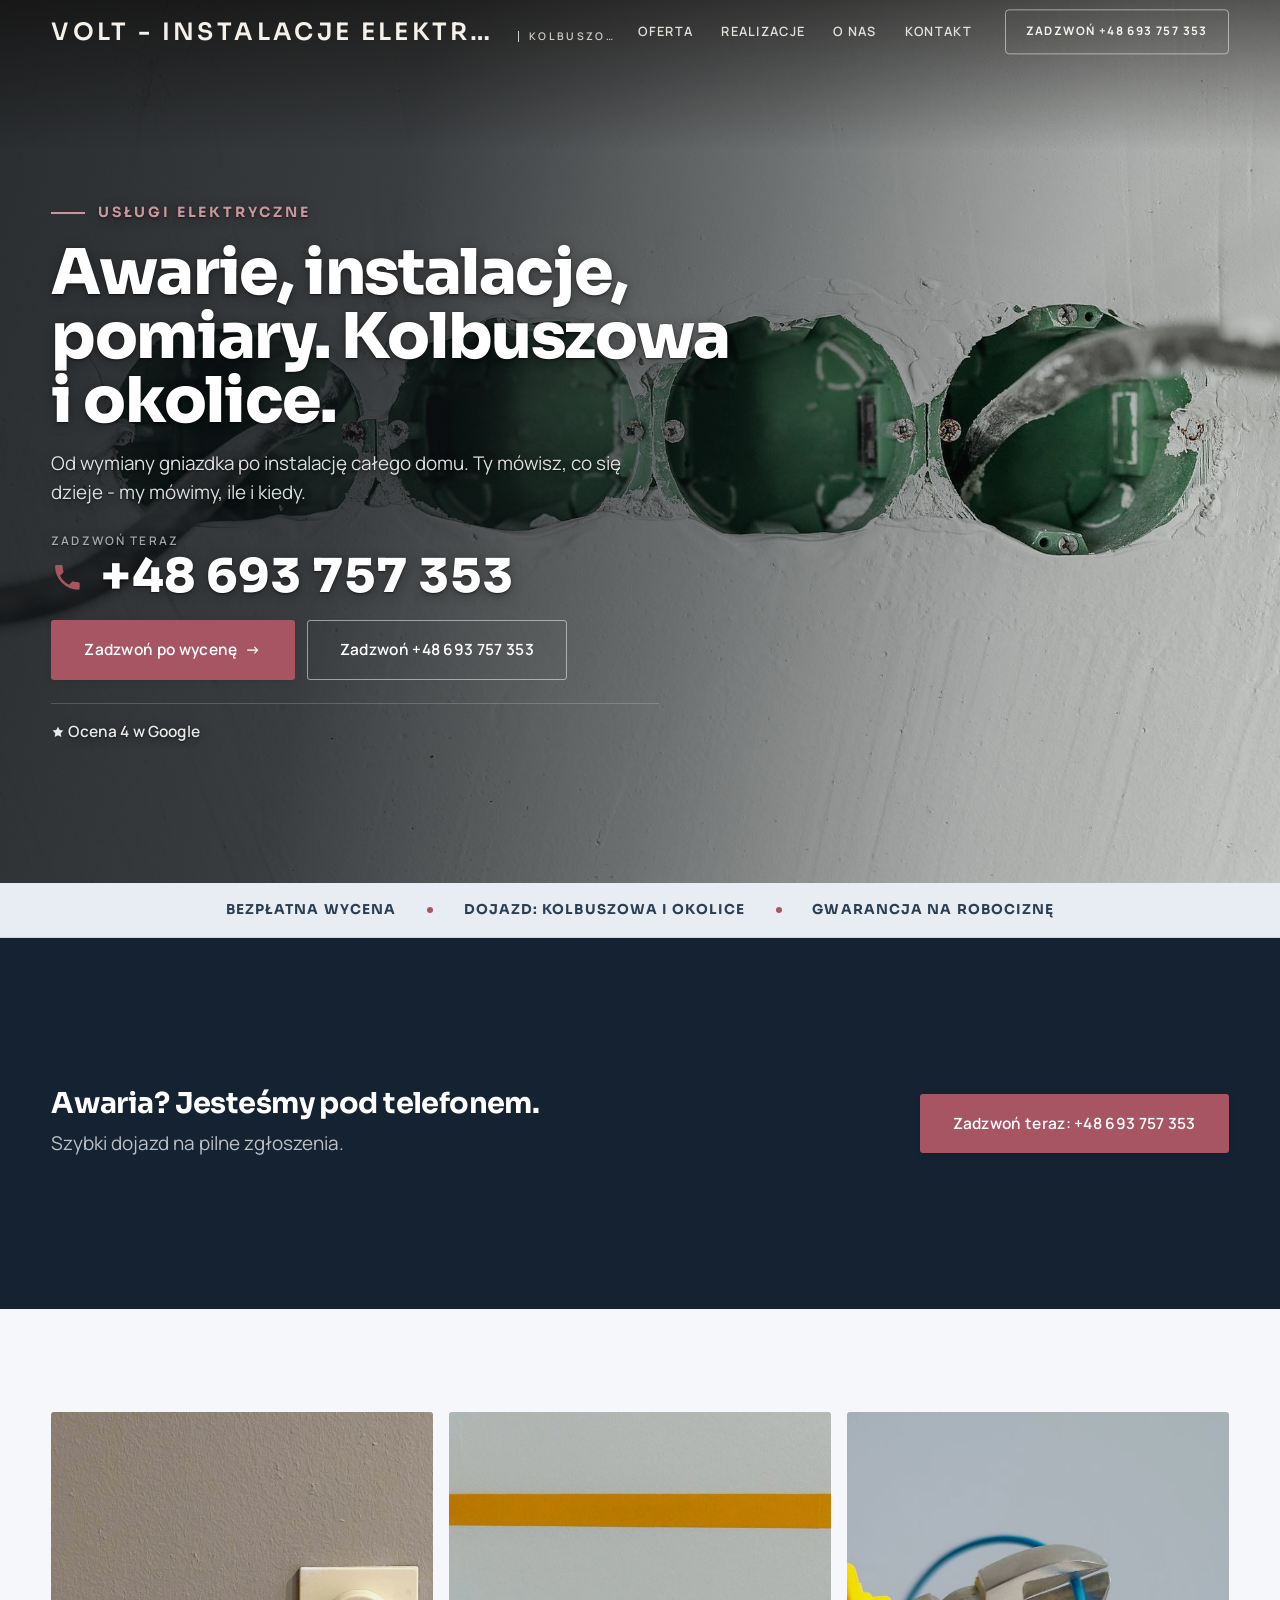
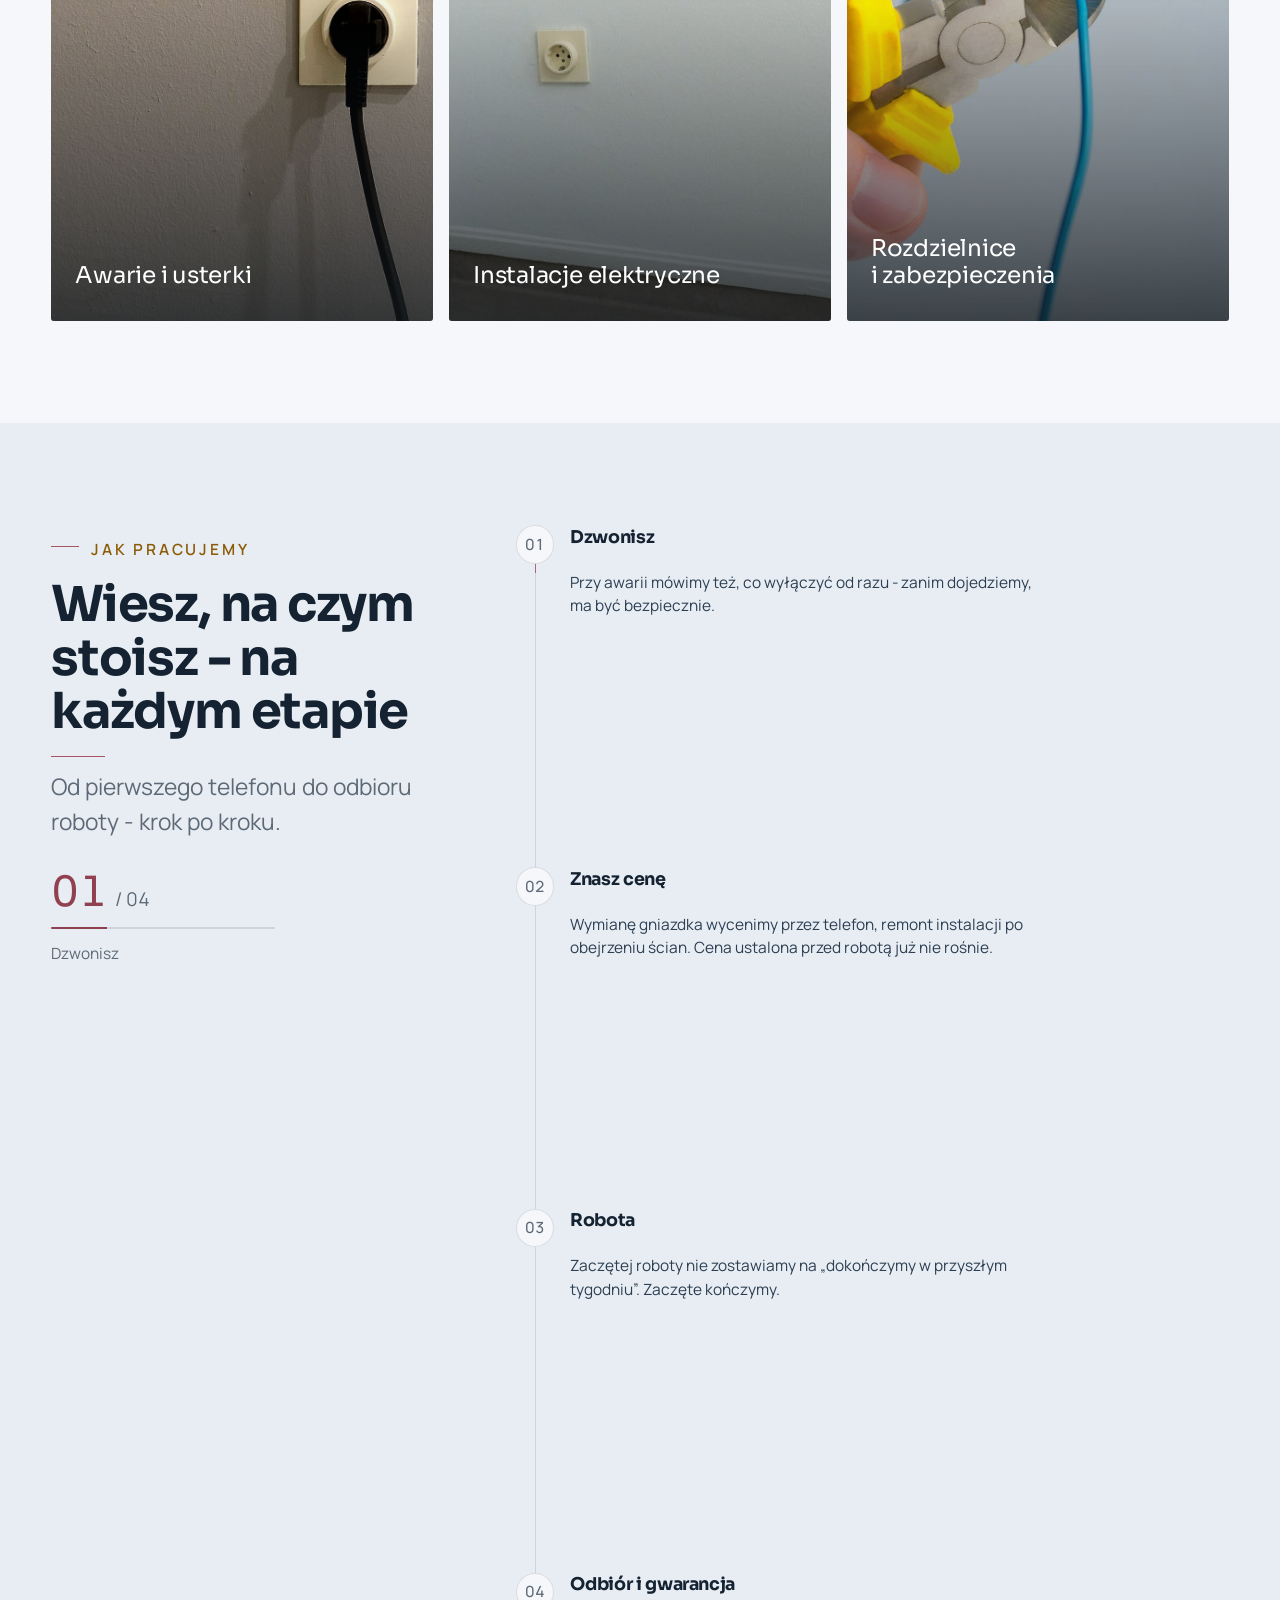
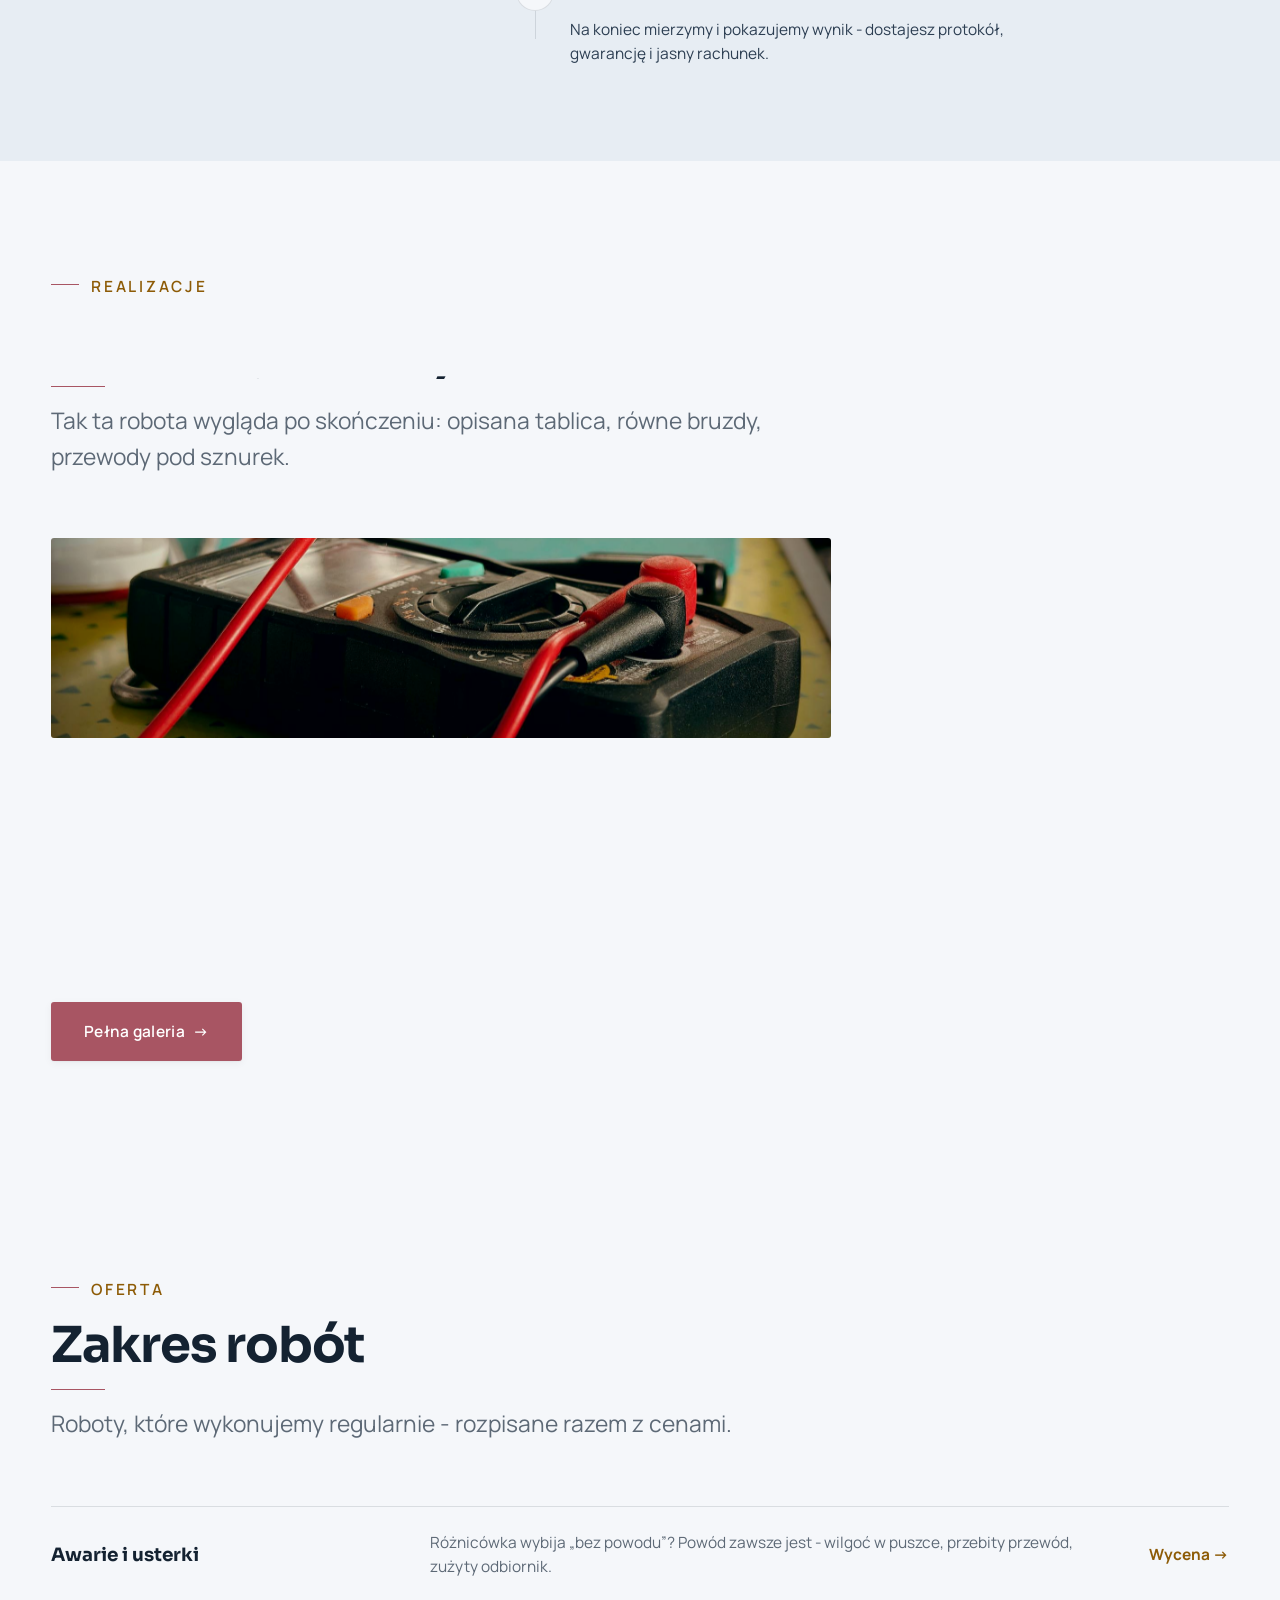
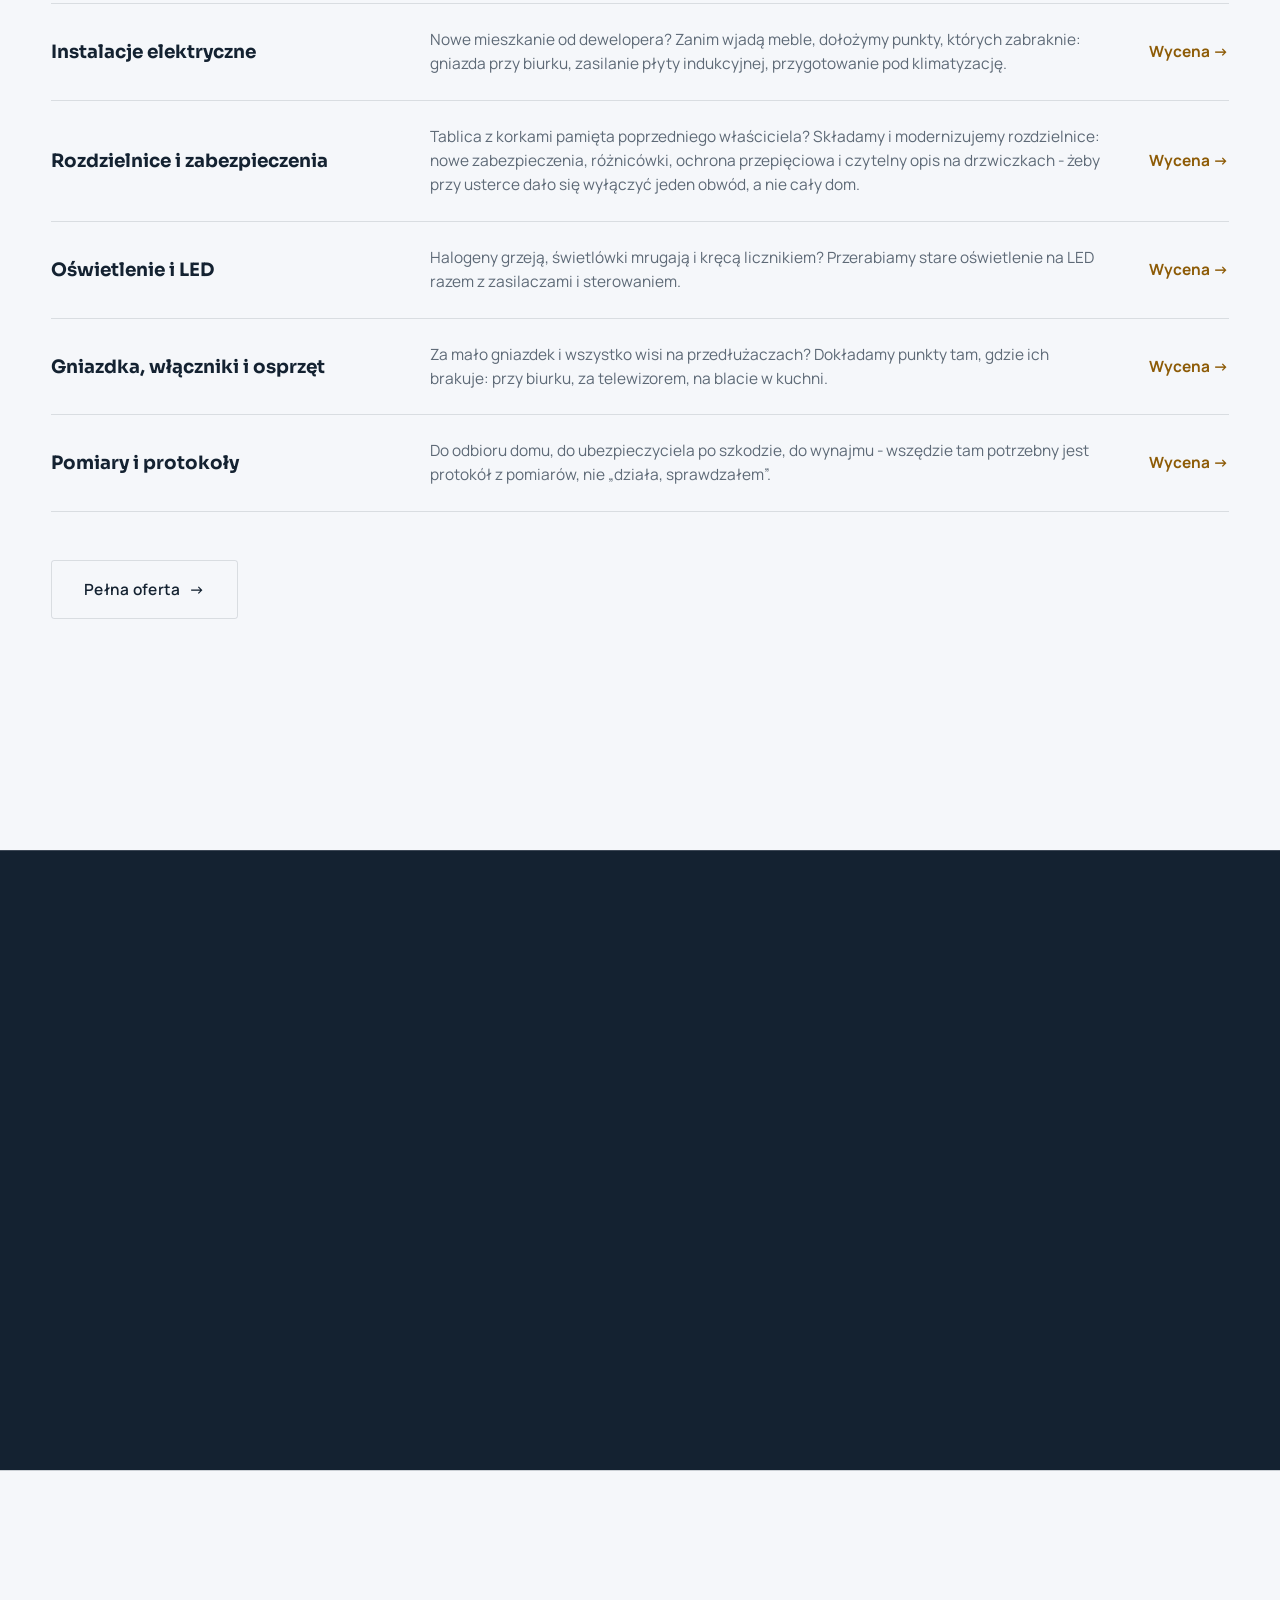
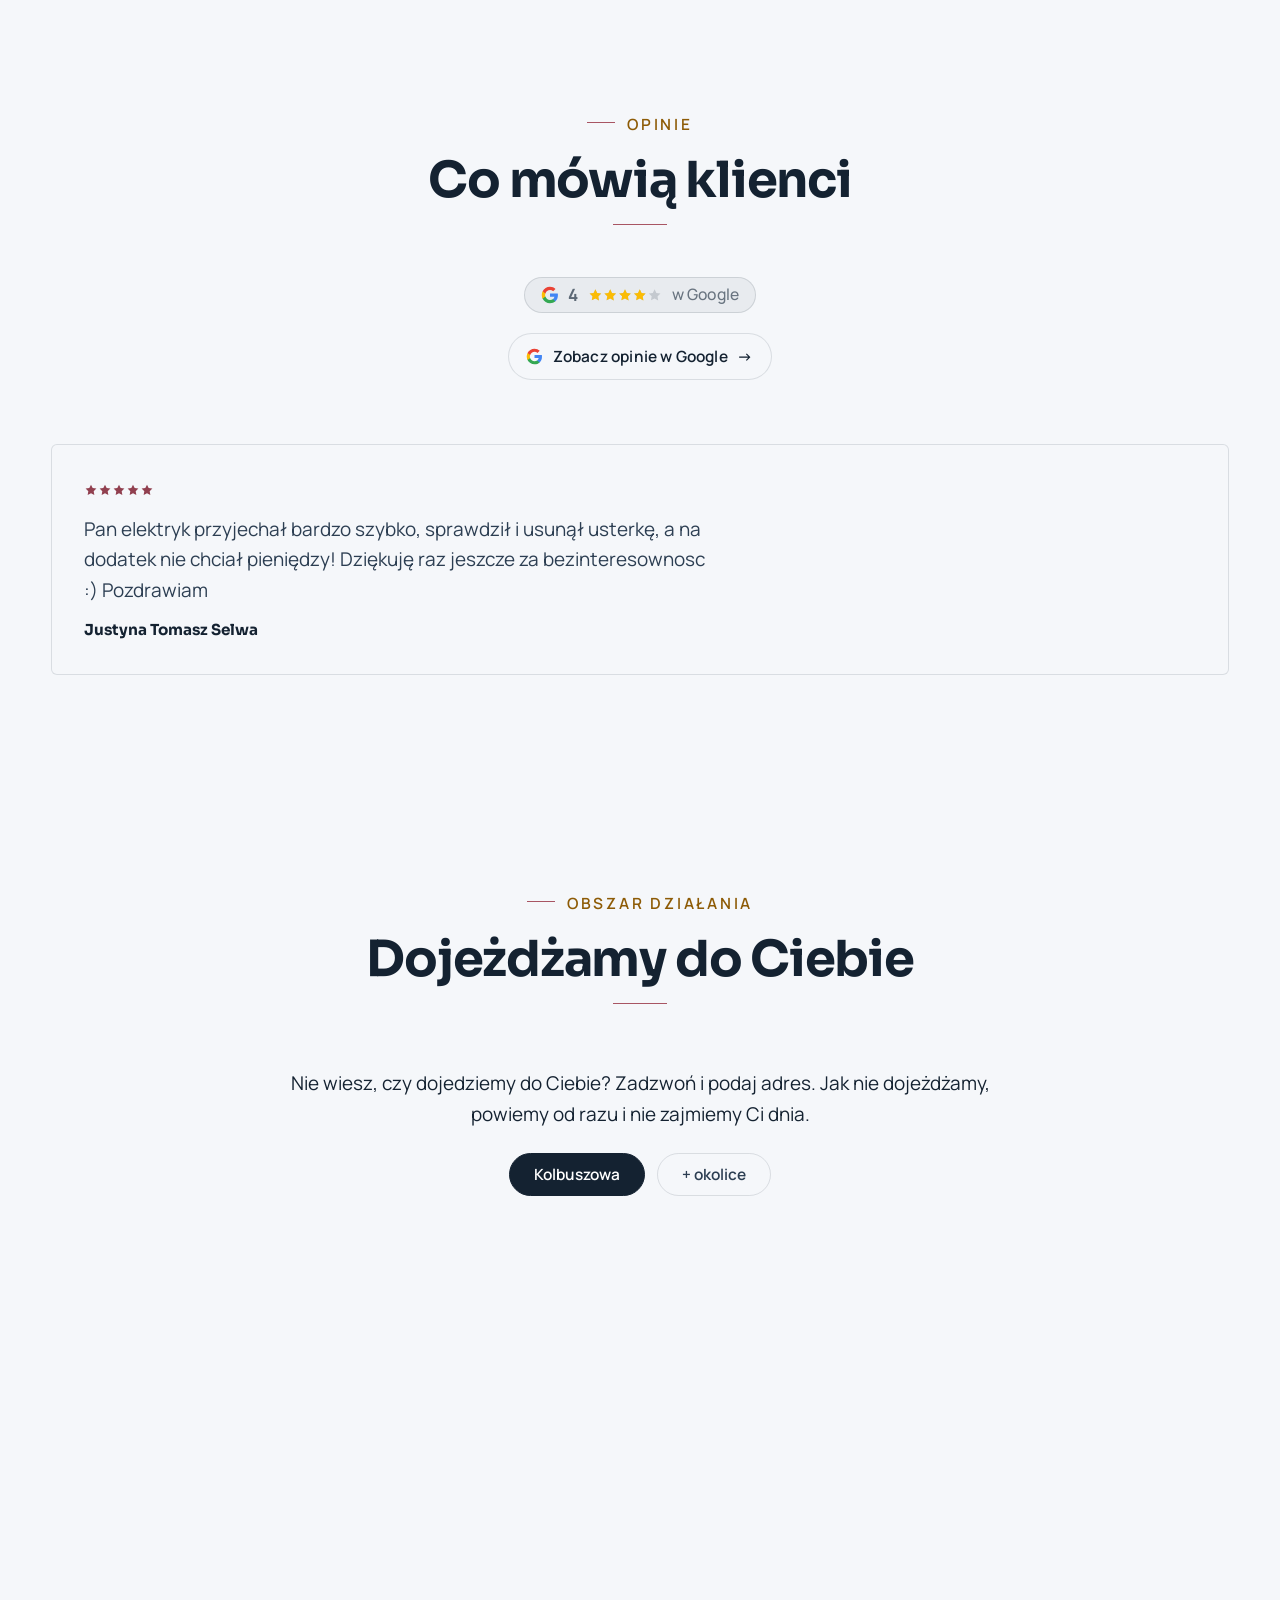
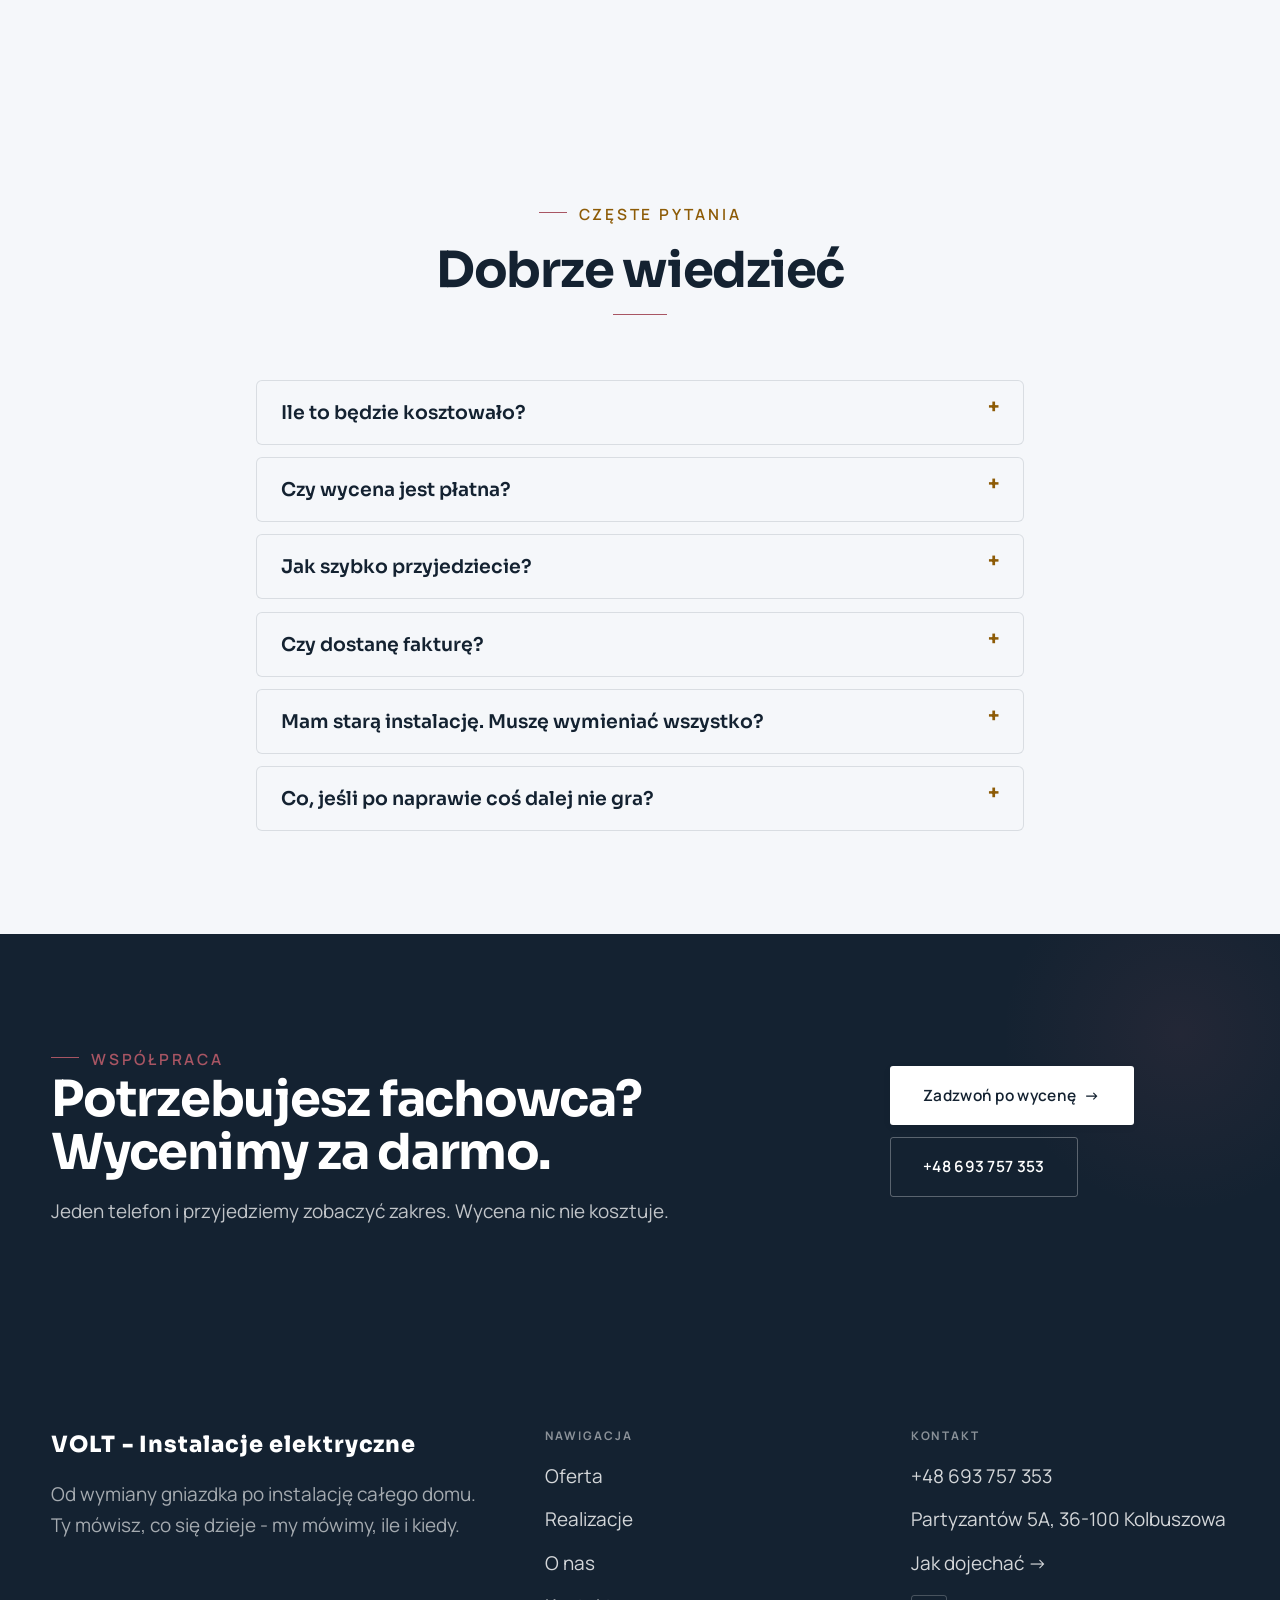
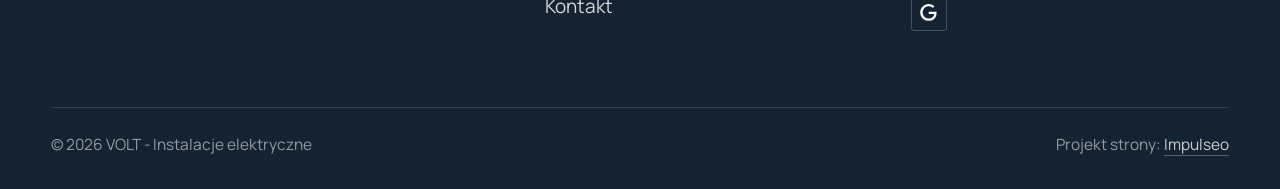
<file: index.html>
<!DOCTYPE html>
<html lang="pl">
<head>
<meta charset="UTF-8">
<meta name="viewport" content="width=device-width, initial-scale=1.0">
<title>VOLT - Instalacje elektryczne - elektryk, awarie i instalacje</title>
<meta name="description" content="Elektryk w Kolbuszowej z dojazdem. Awarie, instalacje, rozdzielnice, oświetlenie, pomiary z protokołem. Cenę znasz przed robotą. Zadzwoń: +48 693 757 353.">
<link rel="canonical" href="https://kris20032.github.io/volt-instalacje-elektryczne/">
<meta name="robots" content="noindex, nofollow">
<meta property="og:type" content="website">
<meta property="og:locale" content="pl_PL">
<meta property="og:site_name" content="VOLT - Instalacje elektryczne">
<meta property="og:title" content="VOLT - Instalacje elektryczne - elektryk, awarie i instalacje">
<meta property="og:description" content="Elektryk w Kolbuszowej z dojazdem. Awarie, instalacje, rozdzielnice, oświetlenie, pomiary z protokołem. Cenę znasz przed robotą. Zadzwoń: +48 693 757 353.">
<meta property="og:url" content="https://kris20032.github.io/volt-instalacje-elektryczne/">
<meta property="og:image" content="https://kris20032.github.io/volt-instalacje-elektryczne/img/og.jpg">
<meta property="og:image:width" content="1200">
<meta property="og:image:height" content="630">
<meta name="twitter:card" content="summary_large_image">
<script type="application/ld+json">{"@context": "https://schema.org", "@type": "Electrician", "name": "VOLT - Instalacje elektryczne", "url": "https://kris20032.github.io/volt-instalacje-elektryczne/", "telephone": "+48693757353", "image": "https://kris20032.github.io/volt-instalacje-elektryczne/img/og.jpg", "areaServed": "Kolbuszowa", "sameAs": ["https://maps.google.com/?cid=9088373496368324525"]}</script>
<link rel="preconnect" href="https://fonts.googleapis.com">
<link rel="preconnect" href="https://fonts.gstatic.com" crossorigin>
<link href="https://fonts.googleapis.com/css2?family=Sora:wght@600;700;800&family=Manrope:wght@400;500;600&display=swap" rel="stylesheet">
<link rel="stylesheet" href="assets/styles.css?v=14892257">
</head>
<body>

<header class="nav">
  <div class="wrap nav-inner">
    <a class="brand" href="index.html"><span class="name">VOLT - Instalacje elektryczne</span><span class="sub">Kolbuszowa</span></a>
    <nav class="nav-links">
      <a href="oferta.html">Oferta</a>
      <a href="realizacje.html">Realizacje</a>
      <a href="o-nas.html">O nas</a>
      <a href="kontakt.html">Kontakt</a>
      <a href="tel:+48693757353" class="btn btn-accent">Zadzwoń +48 693 757 353</a>
    </nav>
    <button class="nav-toggle" aria-label="Menu"><span></span><span></span><span></span></button>
  </div>
</header>

<main>
<section class="hero-fach">
  <img class="hf-photo" src="img/hero.jpg" fetchpriority="high" data-rotate="img/g1.jpg|img/g4.jpg" alt="VOLT - Instalacje elektryczne" width="1880" height="1251">
  <div class="hf-panel">
    <div class="hf-inner">
      <span class="hf-kicker">Usługi elektryczne</span>
      <h1 class="hf-title">Awarie, instalacje, pomiary. Kolbuszowa i okolice. <em></em></h1>
      <p class="hf-lead">Od wymiany gniazdka po instalację całego domu. Ty mówisz, co się dzieje - my mówimy, ile i kiedy.</p>
      <a class="hf-phone" href="tel:+48693757353"><span class="hf-phone-lab">Zadzwoń teraz</span><span class="hf-phone-num"><svg class="ico-tel" width="16" height="16" viewBox="0 0 24 24" fill="none" aria-hidden="true"><path d="M6.6 10.8a15.5 15.5 0 0 0 6.6 6.6l2.2-2.2a1 1 0 0 1 1-.24 11.4 11.4 0 0 0 3.6.58 1 1 0 0 1 1 1V20a1 1 0 0 1-1 1A17 17 0 0 1 3 4a1 1 0 0 1 1-1h3.5a1 1 0 0 1 1 1c0 1.25.2 2.46.58 3.6a1 1 0 0 1-.25 1l-2.23 2.2Z" fill="currentColor"/></svg> +48 693 757 353</span></a>
      <div class="hf-actions">
        <a href="kontakt.html" class="btn btn-accent">Zadzwoń po wycenę <span class="arr">→</span></a>
        <a href="tel:+48693757353" class="btn btn-ghost hf-ghost">Zadzwoń +48 693 757 353</a>
      </div>
      <div class="hf-trust"><svg class="ico-star" width="14" height="14" viewBox="0 0 24 24" style="vertical-align:-2px" aria-hidden="true"><path d="M12 2.8l2.85 5.8 6.4.93-4.63 4.5 1.1 6.37L12 17.4l-5.72 3 1.1-6.37-4.63-4.5 6.4-.93L12 2.8Z" fill="currentColor"/></svg> Ocena 4 w Google</div>
    </div>
  </div>
</section>
<section class="fach-promise">
  <div class="wrap">
    <ul class="fp-row reveal"><li>Bezpłatna wycena</li><li>Dojazd: Kolbuszowa i okolice</li><li>Gwarancja na robociznę</li></ul>
  </div>
</section>
<section class="awaria">
  <div class="wrap">
      <div class="reveal">
        <h3>Awaria? Jesteśmy pod telefonem.</h3>
        <p>Szybki dojazd na pilne zgłoszenia.</p>
      </div>
      <a class="btn btn-accent" href="tel:+48693757353">Zadzwoń teraz: +48 693 757 353</a>
  </div>
</section>
<section class="gateways-band">
  <div class="wrap">
    <div class="gateways">
      <a href="oferta.html" class="gateway reveal"><img src="img/g2.jpg" alt="Awarie i usterki" loading="lazy" width="1880" height="1255" decoding="async"><span class="g-ttl">Awarie i usterki</span></a>
      <a href="oferta.html" class="gateway reveal"><img src="img/g3.jpg" alt="Instalacje elektryczne" loading="lazy" width="1818" height="1186" decoding="async"><span class="g-ttl">Instalacje elektryczne</span></a>
      <a href="oferta.html" class="gateway reveal"><img src="img/g5.jpg" alt="Rozdzielnice i zabezpieczenia" loading="lazy" width="1880" height="1253" decoding="async"><span class="g-ttl">Rozdzielnice i zabezpieczenia</span></a>
    </div>
  </div>
</section>
<section class="proces proces-os fachowcy">
  <div class="wrap proc-grid">
    <div class="proc-side">
      <div class="head reveal">
        <span class="eyebrow">Jak pracujemy</span>
        <h2>Wiesz, na czym stoisz - na każdym etapie</h2>
        <p>Od pierwszego telefonu do odbioru roboty - krok po kroku.</p>
      </div>
      <div class="proc-count" aria-hidden="true"><span class="pc-cur">01</span><span class="pc-all">/ 04</span></div>
      <div class="proc-bar" aria-hidden="true"><i></i></div>
      <p class="proc-now" aria-hidden="true">Dzwonisz</p>
    </div>
    <ol class="proces-line">
      <li class="reveal"><span class="pno">01</span><h3>Dzwonisz</h3><p>Przy awarii mówimy też, co wyłączyć od razu - zanim dojedziemy, ma być bezpiecznie.</p></li>
      <li class="reveal"><span class="pno">02</span><h3>Znasz cenę</h3><p>Wymianę gniazdka wycenimy przez telefon, remont instalacji po obejrzeniu ścian. Cena ustalona przed robotą już nie rośnie.</p></li>
      <li class="reveal"><span class="pno">03</span><h3>Robota</h3><p>Zaczętej roboty nie zostawiamy na „dokończymy w przyszłym tygodniu”. Zaczęte kończymy.</p></li>
      <li class="reveal"><span class="pno">04</span><h3>Odbiór i gwarancja</h3><p>Na koniec mierzymy i pokazujemy wynik - dostajesz protokół, gwarancję i jasny rachunek.</p></li>
    </ol>
  </div>
</section>
<section>
  <div class="wrap">
    <div class="head reveal">
      <span class="eyebrow">Realizacje</span>
      <h2>Z ostatnich robót</h2>
      <p>Tak ta robota wygląda po skończeniu: opisana tablica, równe bruzdy, przewody pod sznurek.</p>
    </div>
    <div class="gallery">
      <div class="tile t-two3 reveal"><img src="img/g6.jpg" alt="VOLT - Instalacje elektryczne" loading="lazy" width="1731" height="1300" decoding="async"></div>
      <div class="tile t-third reveal"><img src="img/g7.jpg" alt="VOLT - Instalacje elektryczne" loading="lazy" width="1880" height="1253" decoding="async"></div>
      <div class="tile t-third reveal"><img src="img/g8.jpg" alt="VOLT - Instalacje elektryczne" loading="lazy" width="1880" height="1357" decoding="async"></div>
      <div class="tile t-third reveal"><img src="img/g9.jpg" alt="VOLT - Instalacje elektryczne" loading="lazy" width="1816" height="912" decoding="async"></div>
      <div class="tile t-third reveal"><img src="img/g10.jpg" alt="VOLT - Instalacje elektryczne" loading="lazy" width="1880" height="1253" decoding="async"></div>
    </div>
    <div style="margin-top:var(--space-7)" class="reveal"><a href="realizacje.html" class="btn btn-accent">Pełna galeria <span class="arr">→</span></a></div>
  </div>
</section>
<section class="fach-uslugi">
  <div class="wrap">
    <div class="head reveal">
      <span class="eyebrow">Oferta</span>
      <h2>Zakres robót</h2>
      <p>Roboty, które wykonujemy regularnie - rozpisane razem z cenami.</p>
    </div>
    <ul class="fu-list">
      <li class="fu-row reveal"><div class="fu-name">Awarie i usterki</div><div class="fu-desc">Różnicówka wybija „bez powodu”? Powód zawsze jest - wilgoć w puszce, przebity przewód, zużyty odbiornik.</div><a class="fu-cta" href="kontakt.html">Wycena <span class="arr">→</span></a></li>
      <li class="fu-row reveal"><div class="fu-name">Instalacje elektryczne</div><div class="fu-desc">Nowe mieszkanie od dewelopera? Zanim wjadą meble, dołożymy punkty, których zabraknie: gniazda przy biurku, zasilanie płyty indukcyjnej, przygotowanie pod klimatyzację.</div><a class="fu-cta" href="kontakt.html">Wycena <span class="arr">→</span></a></li>
      <li class="fu-row reveal"><div class="fu-name">Rozdzielnice i zabezpieczenia</div><div class="fu-desc">Tablica z korkami pamięta poprzedniego właściciela? Składamy i modernizujemy rozdzielnice: nowe zabezpieczenia, różnicówki, ochrona przepięciowa i czytelny opis na drzwiczkach - żeby przy usterce dało się wyłączyć jeden obwód, a nie cały dom.</div><a class="fu-cta" href="kontakt.html">Wycena <span class="arr">→</span></a></li>
      <li class="fu-row reveal"><div class="fu-name">Oświetlenie i LED</div><div class="fu-desc">Halogeny grzeją, świetlówki mrugają i kręcą licznikiem? Przerabiamy stare oświetlenie na LED razem z zasilaczami i sterowaniem.</div><a class="fu-cta" href="kontakt.html">Wycena <span class="arr">→</span></a></li>
      <li class="fu-row reveal"><div class="fu-name">Gniazdka, włączniki i osprzęt</div><div class="fu-desc">Za mało gniazdek i wszystko wisi na przedłużaczach? Dokładamy punkty tam, gdzie ich brakuje: przy biurku, za telewizorem, na blacie w kuchni.</div><a class="fu-cta" href="kontakt.html">Wycena <span class="arr">→</span></a></li>
      <li class="fu-row reveal"><div class="fu-name">Pomiary i protokoły</div><div class="fu-desc">Do odbioru domu, do ubezpieczyciela po szkodzie, do wynajmu - wszędzie tam potrzebny jest protokół z pomiarów, nie „działa, sprawdzałem”.</div><a class="fu-cta" href="kontakt.html">Wycena <span class="arr">→</span></a></li>
    </ul>
    <div style="margin-top:var(--space-7)" class="reveal"><a href="oferta.html" class="btn btn-ghost">Pełna oferta <span class="arr">→</span></a></div>
  </div>
</section>
<section class="stopklatka" aria-hidden="true">
  <div class="stk-bg" style="background-image:url(img/g13.jpg)"></div>
</section>
<section class="opinie">
  <div class="wrap">
    <div class="head center reveal">
      <span class="eyebrow">Opinie</span>
      <h2>Co mówią klienci</h2>
    </div>
    <p class="op-meta reveal"><span class="g-badge"><svg class="gb-ico" viewBox="0 0 24 24" width="18" height="18" aria-hidden="true"><path fill="#4285F4" d="M22.56 12.25c0-.78-.07-1.53-.2-2.25H12v4.26h5.92c-.26 1.37-1.04 2.53-2.21 3.31v2.77h3.57c2.08-1.92 3.28-4.74 3.28-8.09z"/><path fill="#34A853" d="M12 23c2.97 0 5.46-.98 7.28-2.66l-3.57-2.77c-.98.66-2.23 1.06-3.71 1.06-2.86 0-5.29-1.93-6.16-4.53H2.18v2.84C3.99 20.53 7.7 23 12 23z"/><path fill="#FBBC05" d="M5.84 14.09c-.22-.66-.35-1.36-.35-2.09s.13-1.43.35-2.09V7.07H2.18C1.43 8.55 1 10.22 1 12s.43 3.45 1.18 4.93l2.85-2.22.81-.62z"/><path fill="#EA4335" d="M12 5.38c1.62 0 3.06.56 4.21 1.64l3.15-3.15C17.45 2.09 14.97 1 12 1 7.7 1 3.99 3.47 2.18 7.07l3.66 2.84c.87-2.6 3.3-4.53 6.16-4.53z"/></svg><b class="gb-ocena">4</b><svg class="gb-stars" viewBox="0 0 90 18" width="74" height="14.8" aria-hidden="true"><g fill="currentColor" opacity=".26"><path transform="translate(0,0)" d="M9 1.6l2.2 4.46 4.92.72-3.56 3.47.84 4.9L9 12.74l-4.4 2.31.84-4.9L1.88 6.68l4.92-.72L9 1.6Z"/><path transform="translate(18,0)" d="M9 1.6l2.2 4.46 4.92.72-3.56 3.47.84 4.9L9 12.74l-4.4 2.31.84-4.9L1.88 6.68l4.92-.72L9 1.6Z"/><path transform="translate(36,0)" d="M9 1.6l2.2 4.46 4.92.72-3.56 3.47.84 4.9L9 12.74l-4.4 2.31.84-4.9L1.88 6.68l4.92-.72L9 1.6Z"/><path transform="translate(54,0)" d="M9 1.6l2.2 4.46 4.92.72-3.56 3.47.84 4.9L9 12.74l-4.4 2.31.84-4.9L1.88 6.68l4.92-.72L9 1.6Z"/><path transform="translate(72,0)" d="M9 1.6l2.2 4.46 4.92.72-3.56 3.47.84 4.9L9 12.74l-4.4 2.31.84-4.9L1.88 6.68l4.92-.72L9 1.6Z"/></g><clipPath id="gs800"><rect x="0" y="0" width="72.0" height="18"/></clipPath><g fill="#FBBC04" clip-path="url(#gs800)"><path transform="translate(0,0)" d="M9 1.6l2.2 4.46 4.92.72-3.56 3.47.84 4.9L9 12.74l-4.4 2.31.84-4.9L1.88 6.68l4.92-.72L9 1.6Z"/><path transform="translate(18,0)" d="M9 1.6l2.2 4.46 4.92.72-3.56 3.47.84 4.9L9 12.74l-4.4 2.31.84-4.9L1.88 6.68l4.92-.72L9 1.6Z"/><path transform="translate(36,0)" d="M9 1.6l2.2 4.46 4.92.72-3.56 3.47.84 4.9L9 12.74l-4.4 2.31.84-4.9L1.88 6.68l4.92-.72L9 1.6Z"/><path transform="translate(54,0)" d="M9 1.6l2.2 4.46 4.92.72-3.56 3.47.84 4.9L9 12.74l-4.4 2.31.84-4.9L1.88 6.68l4.92-.72L9 1.6Z"/><path transform="translate(72,0)" d="M9 1.6l2.2 4.46 4.92.72-3.56 3.47.84 4.9L9 12.74l-4.4 2.31.84-4.9L1.88 6.68l4.92-.72L9 1.6Z"/></g></svg><span class="gb-txt">w Google</span></span></p>
    <p class="op-meta reveal"><a class="op-google" href="https://maps.google.com/?cid=9088373496368324525" target="_blank" rel="noopener"><svg class="op-g-ico" viewBox="0 0 24 24" width="17" height="17" aria-hidden="true"><path fill="#4285F4" d="M22.56 12.25c0-.78-.07-1.53-.2-2.25H12v4.26h5.92c-.26 1.37-1.04 2.53-2.21 3.31v2.77h3.57c2.08-1.92 3.28-4.74 3.28-8.09z"/><path fill="#34A853" d="M12 23c2.97 0 5.46-.98 7.28-2.66l-3.57-2.77c-.98.66-2.23 1.06-3.71 1.06-2.86 0-5.29-1.93-6.16-4.53H2.18v2.84C3.99 20.53 7.7 23 12 23z"/><path fill="#FBBC05" d="M5.84 14.09c-.22-.66-.35-1.36-.35-2.09s.13-1.43.35-2.09V7.07H2.18C1.43 8.55 1 10.22 1 12s.43 3.45 1.18 4.93l2.85-2.22.81-.62z"/><path fill="#EA4335" d="M12 5.38c1.62 0 3.06.56 4.21 1.64l3.15-3.15C17.45 2.09 14.97 1 12 1 7.7 1 3.99 3.47 2.18 7.07l3.66 2.84c.87-2.6 3.3-4.53 6.16-4.53z"/></svg><span>Zobacz opinie w Google</span><span class="arr">→</span></a></p>
    <div class="opinie-grid">
      <figure class="op-card reveal"><span class="op-star"><svg class="ico-star" width="14" height="14" viewBox="0 0 24 24" style="vertical-align:-2px" aria-hidden="true"><path d="M12 2.8l2.85 5.8 6.4.93-4.63 4.5 1.1 6.37L12 17.4l-5.72 3 1.1-6.37-4.63-4.5 6.4-.93L12 2.8Z" fill="currentColor"/></svg><svg class="ico-star" width="14" height="14" viewBox="0 0 24 24" style="vertical-align:-2px" aria-hidden="true"><path d="M12 2.8l2.85 5.8 6.4.93-4.63 4.5 1.1 6.37L12 17.4l-5.72 3 1.1-6.37-4.63-4.5 6.4-.93L12 2.8Z" fill="currentColor"/></svg><svg class="ico-star" width="14" height="14" viewBox="0 0 24 24" style="vertical-align:-2px" aria-hidden="true"><path d="M12 2.8l2.85 5.8 6.4.93-4.63 4.5 1.1 6.37L12 17.4l-5.72 3 1.1-6.37-4.63-4.5 6.4-.93L12 2.8Z" fill="currentColor"/></svg><svg class="ico-star" width="14" height="14" viewBox="0 0 24 24" style="vertical-align:-2px" aria-hidden="true"><path d="M12 2.8l2.85 5.8 6.4.93-4.63 4.5 1.1 6.37L12 17.4l-5.72 3 1.1-6.37-4.63-4.5 6.4-.93L12 2.8Z" fill="currentColor"/></svg><svg class="ico-star" width="14" height="14" viewBox="0 0 24 24" style="vertical-align:-2px" aria-hidden="true"><path d="M12 2.8l2.85 5.8 6.4.93-4.63 4.5 1.1 6.37L12 17.4l-5.72 3 1.1-6.37-4.63-4.5 6.4-.93L12 2.8Z" fill="currentColor"/></svg></span><blockquote>Pan elektryk przyjechał bardzo szybko, sprawdził i usunął usterkę, a na dodatek nie chciał pieniędzy! Dziękuję raz jeszcze za bezinteresownosc :) Pozdrawiam</blockquote><span class="op-autor">Justyna Tomasz Selwa</span></figure>
    </div>
  </div>
</section>
<section class="obszar">
  <div class="wrap">
    <div class="head center reveal">
      <span class="eyebrow">Obszar działania</span>
      <h2>Dojeżdżamy do Ciebie</h2>
    </div>
    <p class="obszar-txt reveal" style="text-align:center;max-width:60ch;margin:0 auto 1.4rem">Nie wiesz, czy dojedziemy do Ciebie? Zadzwoń i podaj adres. Jak nie dojeżdżamy, powiemy od razu i nie zajmiemy Ci dnia.</p>
    <ul class="obszar-list reveal"><li class="is-home">Kolbuszowa</li><li>+ okolice</li></ul>
    <div class="obszar-mapa reveal" style="margin-top:var(--space-7)">
      <iframe title="Obszar działania - Kolbuszowa i okolice" src="https://maps.google.com/maps?q=50.2459636%2C21.7664854&amp;z=11&amp;output=embed" loading="lazy" referrerpolicy="no-referrer-when-downgrade" style="width:100%;height:clamp(280px,38vh,420px);border:0;display:block;border-radius:var(--r-md)"></iframe>
    </div>
  </div>
</section>
<section class="faq-klinika">
  <div class="wrap">
    <div class="head center reveal">
      <span class="eyebrow">Częste pytania</span>
      <h2>Dobrze wiedzieć</h2>
    </div>
    <div class="faq-list">
      <details class="faq-item reveal"><summary>Ile to będzie kosztowało?</summary><p>Zależy, co się dzieje - dlatego wypytujemy przez telefon i od razu podajemy widełki. Ostateczną cenę ustalamy przy oględzinach, zanim zaczniemy.</p></details>
      <details class="faq-item reveal"><summary>Czy wycena jest płatna?</summary><p>Za obejrzenie i wycenę nie bierzemy pieniędzy. Płacisz za robotę, nie za rozmowę o niej.</p></details>
      <details class="faq-item reveal"><summary>Jak szybko przyjedziecie?</summary><p>Brak prądu w całym domu to pilny wyjazd - przestawiamy grafik. Dołożenie gniazdka spokojnie poczeka na umówiony termin.</p></details>
      <details class="faq-item reveal"><summary>Czy dostanę fakturę?</summary><p>Tak - VAT albo paragon, jak wolisz. Z firmami i wspólnotami rozliczamy się przelewem.</p></details>
      <details class="faq-item reveal"><summary>Mam starą instalację. Muszę wymieniać wszystko?</summary><p>Aluminium w ścianach to jeszcze nie wyrok, ale ma swoje lata i lubi luzujące się zaciski. Mówimy wprost, co wymienić od razu, a co można zaplanować - z cenami, żebyś mógł rozłożyć to w czasie.</p></details>
      <details class="faq-item reveal"><summary>Co, jeśli po naprawie coś dalej nie gra?</summary><p>Wracamy i mierzymy jeszcze raz. Nasza wina - poprawiamy za darmo; wyszło coś nowego - mówimy wprost, co i za ile.</p></details>
    </div>
  </div>
</section>
<section class="cta">
  <div class="wrap">
    <div class="reveal">
      <span class="eyebrow">Współpraca</span>
      <h2>Potrzebujesz fachowca? Wycenimy za darmo.</h2>
      <p>Jeden telefon i przyjedziemy zobaczyć zakres. Wycena nic nie kosztuje.</p>
    </div>
    <div class="cta-actions reveal">
      <a href="kontakt.html" class="btn btn-light">Zadzwoń po wycenę <span class="arr">→</span></a>
      <a href="tel:+48693757353" class="btn btn-ghost btn-ghost-cta">+48 693 757 353</a>
    </div>
  </div>
</section>
</main>

<footer>
  <div class="wrap">
    <div class="foot-grid">
      <div class="foot-brand">
        <div class="name">VOLT - Instalacje elektryczne</div>
        <p>Od wymiany gniazdka po instalację całego domu. Ty mówisz, co się dzieje - my mówimy, ile i kiedy.</p>
      </div>
      <div class="foot-col">
        <h4>Nawigacja</h4>
        <a href="oferta.html">Oferta</a>
        <a href="realizacje.html">Realizacje</a>
        <a href="o-nas.html">O nas</a>
        <a href="kontakt.html">Kontakt</a>
      </div>
      <div class="foot-col">
        <h4>Kontakt</h4>
        <a href="tel:+48693757353">+48 693 757 353</a>
        <p>Partyzantów 5A, 36-100 Kolbuszowa</p>
        <a href="https://maps.google.com/?cid=9088373496368324525" target="_blank" rel="noopener">Jak dojechać →</a>
      <div class="foot-soc">
        <a class="soc" href="https://maps.google.com/?cid=9088373496368324525" target="_blank" rel="noopener" aria-label="Google - VOLT - Instalacje elektryczne"><svg viewBox="0 0 24 24" aria-hidden="true" focusable="false"><path d="M12.48 10.92v3.28h7.84c-.24 1.84-.853 3.187-1.787 4.133-1.147 1.147-2.933 2.4-6.053 2.4-4.827 0-8.6-3.893-8.6-8.72s3.773-8.72 8.6-8.72c2.6 0 4.507 1.027 5.907 2.347l2.307-2.307C18.747 1.44 16.133 0 12.48 0 5.867 0 .307 5.387.307 12s5.56 12 12.173 12c3.573 0 6.267-1.173 8.373-3.36 2.16-2.16 2.84-5.213 2.84-7.667 0-.76-.053-1.467-.173-2.053H12.48z" fill="currentColor"/></svg></a>
      </div>
      </div>
    </div>
    <div class="foot-bot">
      <span>© 2026 VOLT - Instalacje elektryczne</span>
      <span>Projekt strony: <a class="foot-credit" href="https://impulseo.pl" target="_blank" rel="noopener">Impulseo</a></span>
    </div>
  </div>
</footer>
<div class="sticky-call"><a class="sc-call" href="tel:+48693757353"><svg class="ico-tel" width="16" height="16" viewBox="0 0 24 24" fill="none" aria-hidden="true"><path d="M6.6 10.8a15.5 15.5 0 0 0 6.6 6.6l2.2-2.2a1 1 0 0 1 1-.24 11.4 11.4 0 0 0 3.6.58 1 1 0 0 1 1 1V20a1 1 0 0 1-1 1A17 17 0 0 1 3 4a1 1 0 0 1 1-1h3.5a1 1 0 0 1 1 1c0 1.25.2 2.46.58 3.6a1 1 0 0 1-.25 1l-2.23 2.2Z" fill="currentColor"/></svg> Zadzwoń</a><a class="sc-quote" href="kontakt.html">Zadzwoń po wycenę</a></div>
<div class="demo-wazne" data-do="2026-10-28" data-cykl="3" hidden><svg class="dw-ico" width="13" height="13" viewBox="0 0 24 24" fill="none" aria-hidden="true"><circle cx="12" cy="12" r="8.6" stroke="currentColor" stroke-width="1.8"/><path d="M12 7.2V12l3.3 2" stroke="currentColor" stroke-width="1.8" stroke-linecap="round"/></svg><span class="dw-txt"></span></div>

<script src="assets/main.js"></script>
</body>
</html>
</file>
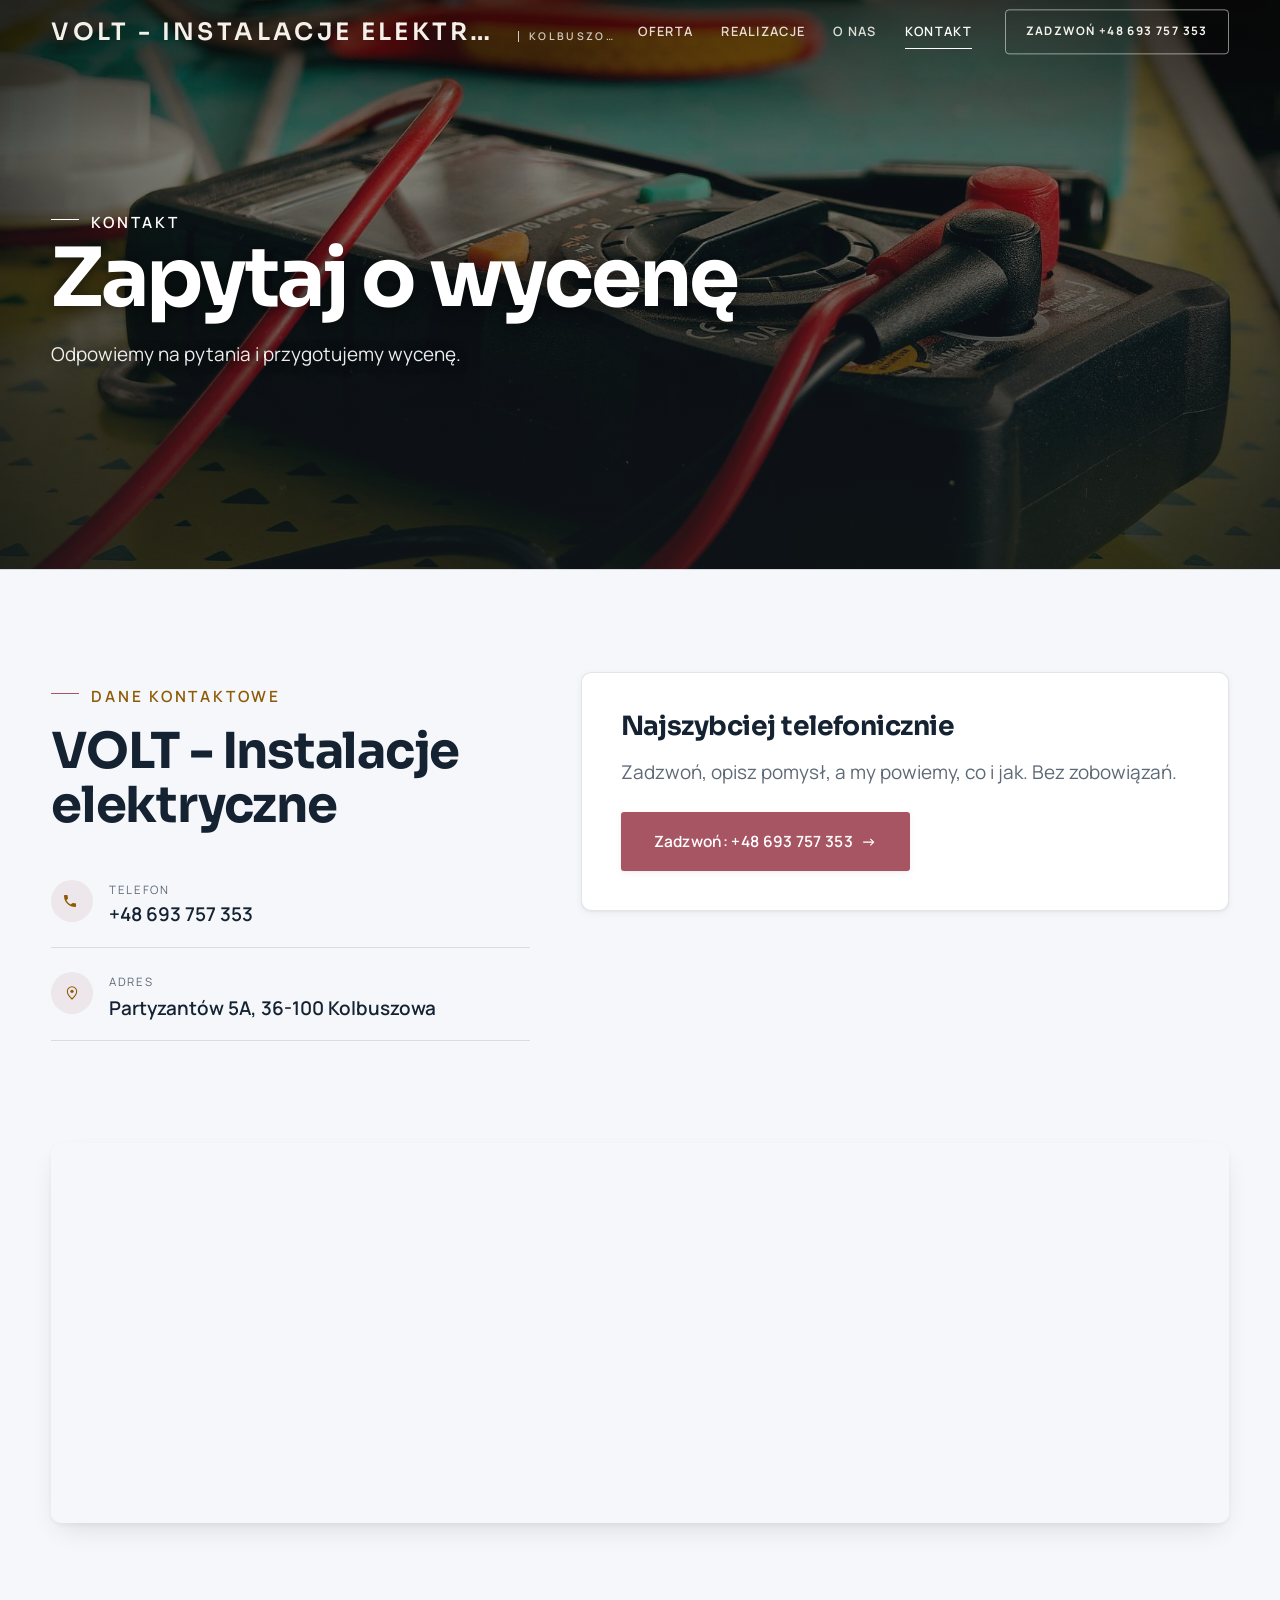
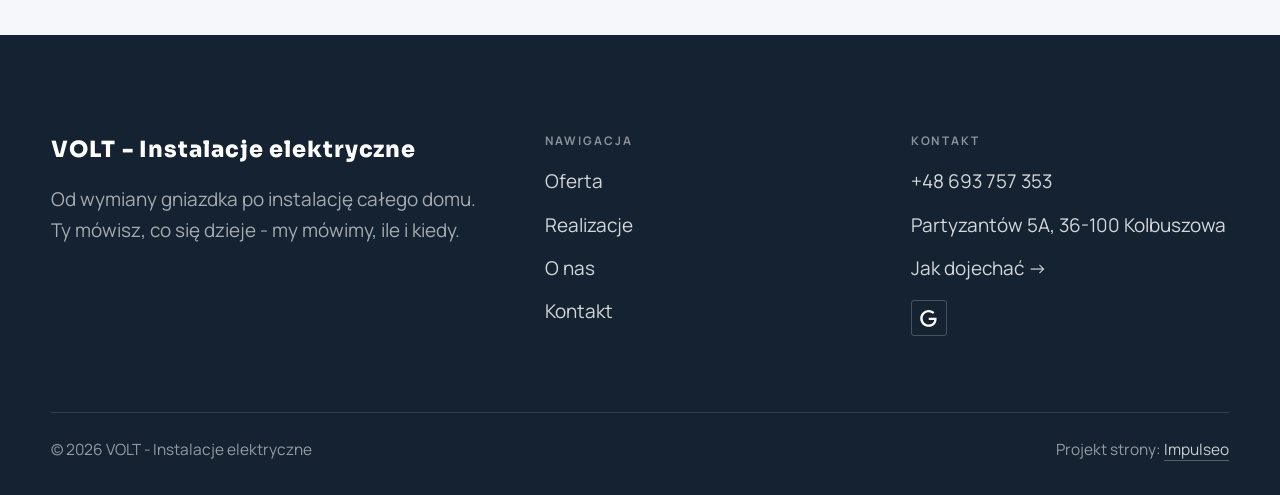
<file: kontakt.html>
<!DOCTYPE html>
<html lang="pl">
<head>
<meta charset="UTF-8">
<meta name="viewport" content="width=device-width, initial-scale=1.0">
<title>Kontakt - VOLT - Instalacje elektryczne</title>
<meta name="description" content="Kontakt VOLT - Instalacje elektryczne - Partyzantów 5A, 36-100 Kolbuszowa">
<link rel="canonical" href="https://kris20032.github.io/volt-instalacje-elektryczne/kontakt.html">
<meta name="robots" content="noindex, nofollow">
<meta property="og:type" content="website">
<meta property="og:locale" content="pl_PL">
<meta property="og:site_name" content="VOLT - Instalacje elektryczne">
<meta property="og:title" content="Kontakt - VOLT - Instalacje elektryczne">
<meta property="og:description" content="Kontakt VOLT - Instalacje elektryczne - Partyzantów 5A, 36-100 Kolbuszowa">
<meta property="og:url" content="https://kris20032.github.io/volt-instalacje-elektryczne/kontakt.html">
<meta property="og:image" content="https://kris20032.github.io/volt-instalacje-elektryczne/img/og.jpg">
<meta property="og:image:width" content="1200">
<meta property="og:image:height" content="630">
<meta name="twitter:card" content="summary_large_image">
<link rel="preconnect" href="https://fonts.googleapis.com">
<link rel="preconnect" href="https://fonts.gstatic.com" crossorigin>
<link href="https://fonts.googleapis.com/css2?family=Sora:wght@600;700;800&family=Manrope:wght@400;500;600&display=swap" rel="stylesheet">
<link rel="stylesheet" href="assets/styles.css?v=14892257">
</head>
<body>

<header class="nav">
  <div class="wrap nav-inner">
    <a class="brand" href="index.html"><span class="name">VOLT - Instalacje elektryczne</span><span class="sub">Kolbuszowa</span></a>
    <nav class="nav-links">
      <a href="oferta.html">Oferta</a>
      <a href="realizacje.html">Realizacje</a>
      <a href="o-nas.html">O nas</a>
      <a href="kontakt.html" class="active" aria-current="page">Kontakt</a>
      <a href="tel:+48693757353" class="btn btn-accent">Zadzwoń +48 693 757 353</a>
    </nav>
    <button class="nav-toggle" aria-label="Menu"><span></span><span></span><span></span></button>
  </div>
</header>

<main>
<section class="pagehead">
  <img src="img/g6.jpg" alt="VOLT - Instalacje elektryczne - Zapytaj o wycenę" width="1731" height="1300" decoding="async">
  <div class="wrap">
    <span class="eyebrow">Kontakt</span>
    <h1>Zapytaj o wycenę</h1>
    <p>Odpowiemy na pytania i przygotujemy wycenę.</p>
  </div>
</section>
<section>
  <div class="wrap contact-grid">
    <div class="reveal">
      <span class="eyebrow">Dane kontaktowe</span>
      <h2 style="margin:var(--space-4) 0 var(--space-6)">VOLT - Instalacje elektryczne</h2>
      <div class="info-list">
        <div class="info-row"><div class="ic"><svg class="ico-tel" width="16" height="16" viewBox="0 0 24 24" fill="none" aria-hidden="true"><path d="M6.6 10.8a15.5 15.5 0 0 0 6.6 6.6l2.2-2.2a1 1 0 0 1 1-.24 11.4 11.4 0 0 0 3.6.58 1 1 0 0 1 1 1V20a1 1 0 0 1-1 1A17 17 0 0 1 3 4a1 1 0 0 1 1-1h3.5a1 1 0 0 1 1 1c0 1.25.2 2.46.58 3.6a1 1 0 0 1-.25 1l-2.23 2.2Z" fill="currentColor"/></svg></div><div><div class="lbl">Telefon</div><a class="val" href="tel:+48693757353">+48 693 757 353</a></div></div>
        <div class="info-row"><div class="ic"><svg class="ico-pin" width="16" height="16" viewBox="0 0 24 24" fill="none" aria-hidden="true"><path d="M12 21s7-6.1 7-11.5A7 7 0 0 0 5 9.5C5 14.9 12 21 12 21Z" stroke="currentColor" stroke-width="1.6" fill="none"/><circle cx="12" cy="9.5" r="2.4" fill="currentColor"/></svg></div><div><div class="lbl">Adres</div><div class="val">Partyzantów 5A, 36-100 Kolbuszowa</div></div></div>
      </div>
    </div>
    <div class="reveal">
      <div class="form">
        <h3 style="margin-bottom:var(--space-4)">Najszybciej telefonicznie</h3>
        <p class="muted" style="margin-bottom:var(--space-5)">Zadzwoń, opisz pomysł, a my powiemy, co i jak. Bez zobowiązań.</p>
        <a href="tel:+48693757353" class="btn btn-accent" style="justify-content:center">Zadzwoń: +48 693 757 353 <span class="arr">→</span></a>
      </div>
    </div>
  </div>
</section>
<section style="padding-top:0">
  <div class="wrap reveal">
    <iframe class="map" title="VOLT - Instalacje elektryczne - Kolbuszowa" src="https://maps.google.com/maps?q=50.2459636%2C21.7664854&z=15&output=embed" loading="lazy" referrerpolicy="no-referrer-when-downgrade"></iframe>
  </div>
</section>
</main>

<footer>
  <div class="wrap">
    <div class="foot-grid">
      <div class="foot-brand">
        <div class="name">VOLT - Instalacje elektryczne</div>
        <p>Od wymiany gniazdka po instalację całego domu. Ty mówisz, co się dzieje - my mówimy, ile i kiedy.</p>
      </div>
      <div class="foot-col">
        <h4>Nawigacja</h4>
        <a href="oferta.html">Oferta</a>
        <a href="realizacje.html">Realizacje</a>
        <a href="o-nas.html">O nas</a>
        <a href="kontakt.html">Kontakt</a>
      </div>
      <div class="foot-col">
        <h4>Kontakt</h4>
        <a href="tel:+48693757353">+48 693 757 353</a>
        <p>Partyzantów 5A, 36-100 Kolbuszowa</p>
        <a href="https://maps.google.com/?cid=9088373496368324525" target="_blank" rel="noopener">Jak dojechać →</a>
      <div class="foot-soc">
        <a class="soc" href="https://maps.google.com/?cid=9088373496368324525" target="_blank" rel="noopener" aria-label="Google - VOLT - Instalacje elektryczne"><svg viewBox="0 0 24 24" aria-hidden="true" focusable="false"><path d="M12.48 10.92v3.28h7.84c-.24 1.84-.853 3.187-1.787 4.133-1.147 1.147-2.933 2.4-6.053 2.4-4.827 0-8.6-3.893-8.6-8.72s3.773-8.72 8.6-8.72c2.6 0 4.507 1.027 5.907 2.347l2.307-2.307C18.747 1.44 16.133 0 12.48 0 5.867 0 .307 5.387.307 12s5.56 12 12.173 12c3.573 0 6.267-1.173 8.373-3.36 2.16-2.16 2.84-5.213 2.84-7.667 0-.76-.053-1.467-.173-2.053H12.48z" fill="currentColor"/></svg></a>
      </div>
      </div>
    </div>
    <div class="foot-bot">
      <span>© 2026 VOLT - Instalacje elektryczne</span>
      <span>Projekt strony: <a class="foot-credit" href="https://impulseo.pl" target="_blank" rel="noopener">Impulseo</a></span>
    </div>
  </div>
</footer>
<div class="sticky-call"><a class="sc-call" href="tel:+48693757353"><svg class="ico-tel" width="16" height="16" viewBox="0 0 24 24" fill="none" aria-hidden="true"><path d="M6.6 10.8a15.5 15.5 0 0 0 6.6 6.6l2.2-2.2a1 1 0 0 1 1-.24 11.4 11.4 0 0 0 3.6.58 1 1 0 0 1 1 1V20a1 1 0 0 1-1 1A17 17 0 0 1 3 4a1 1 0 0 1 1-1h3.5a1 1 0 0 1 1 1c0 1.25.2 2.46.58 3.6a1 1 0 0 1-.25 1l-2.23 2.2Z" fill="currentColor"/></svg> Zadzwoń</a><a class="sc-quote" href="kontakt.html">Zadzwoń po wycenę</a></div>
<div class="demo-wazne" data-do="2026-10-28" data-cykl="3" hidden><svg class="dw-ico" width="13" height="13" viewBox="0 0 24 24" fill="none" aria-hidden="true"><circle cx="12" cy="12" r="8.6" stroke="currentColor" stroke-width="1.8"/><path d="M12 7.2V12l3.3 2" stroke="currentColor" stroke-width="1.8" stroke-linecap="round"/></svg><span class="dw-txt"></span></div>

<script src="assets/main.js"></script>
</body>
</html>
</file>
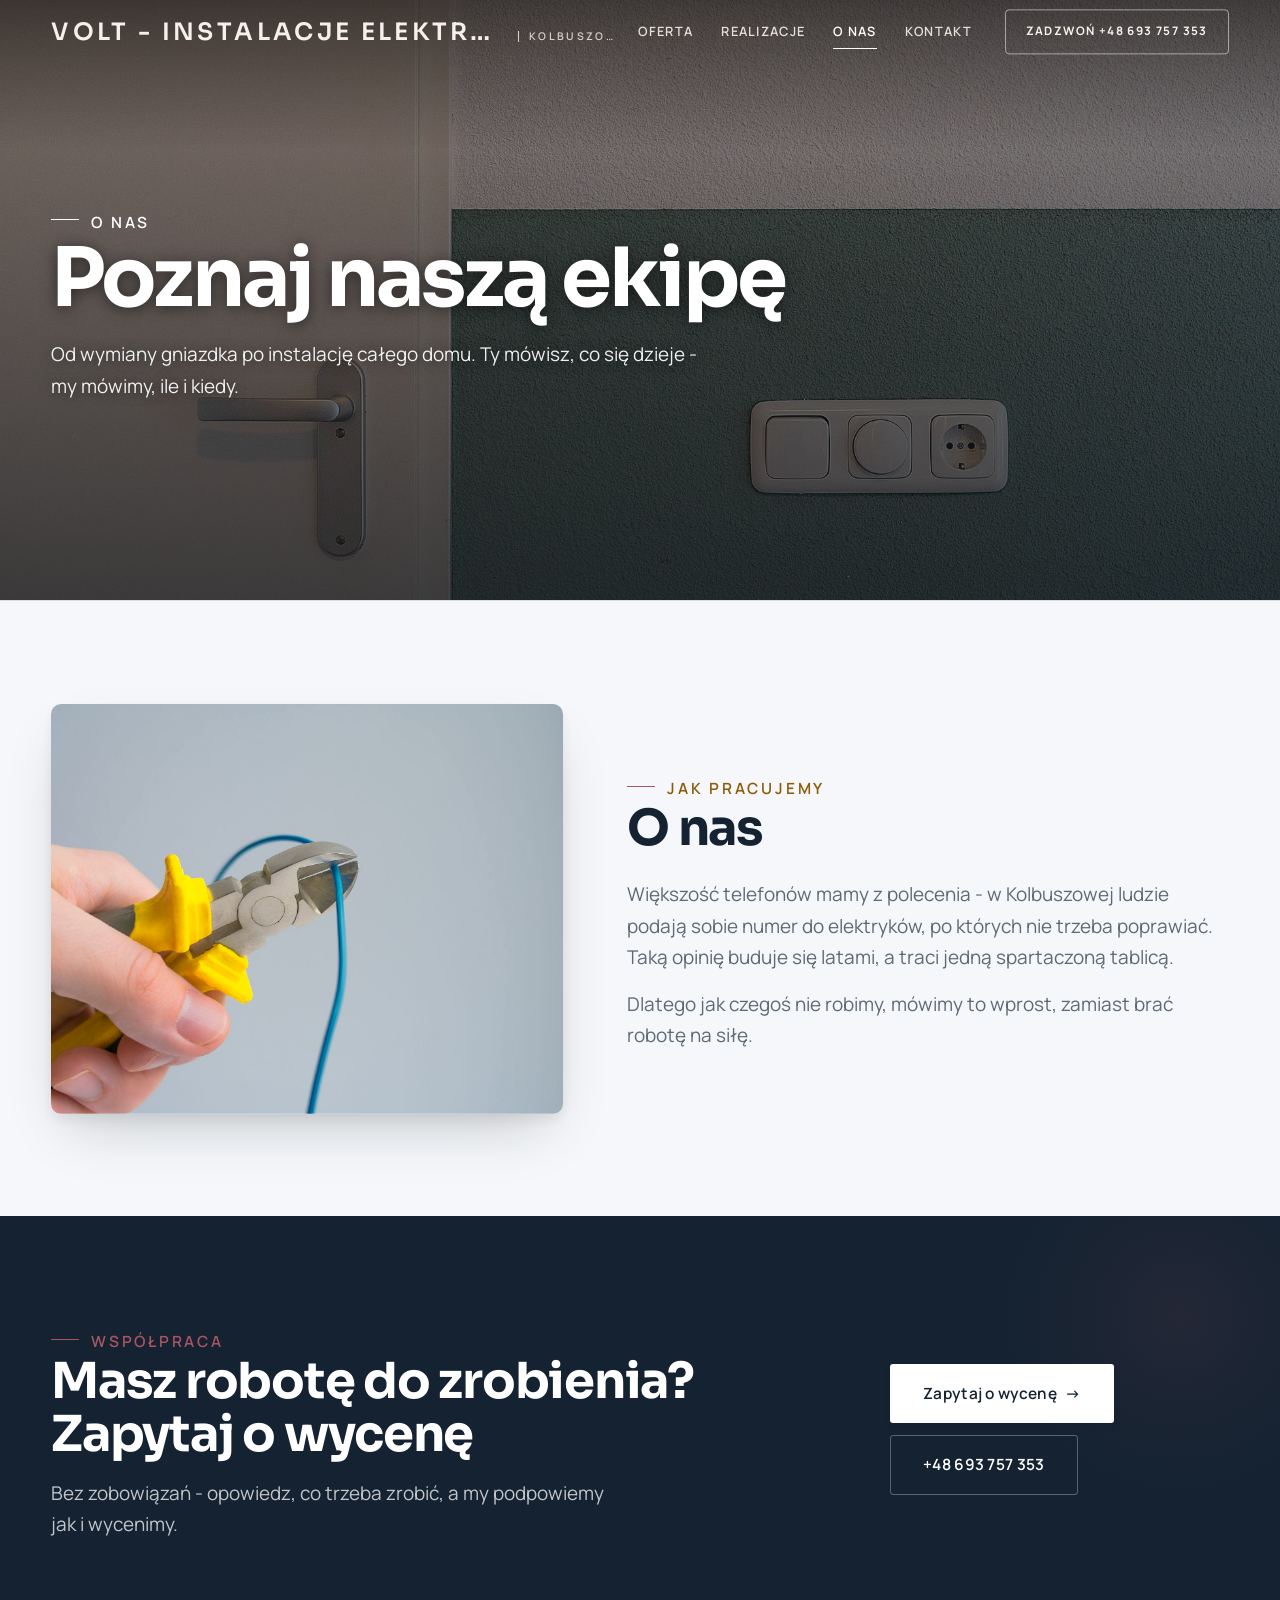
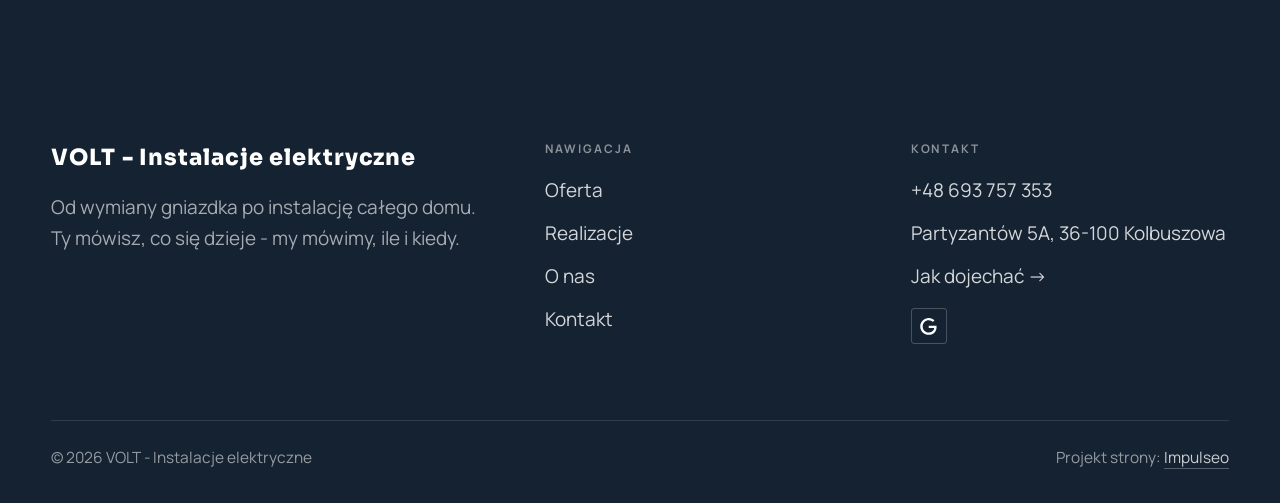
<file: o-nas.html>
<!DOCTYPE html>
<html lang="pl">
<head>
<meta charset="UTF-8">
<meta name="viewport" content="width=device-width, initial-scale=1.0">
<title>O nas - VOLT - Instalacje elektryczne</title>
<meta name="description" content="Elektryk w Kolbuszowej z dojazdem. Awarie, instalacje, rozdzielnice, oświetlenie, pomiary z protokołem. Cenę znasz przed robotą. Zadzwoń: +48 693 757 353.">
<link rel="canonical" href="https://kris20032.github.io/volt-instalacje-elektryczne/o-nas.html">
<meta name="robots" content="noindex, nofollow">
<meta property="og:type" content="website">
<meta property="og:locale" content="pl_PL">
<meta property="og:site_name" content="VOLT - Instalacje elektryczne">
<meta property="og:title" content="O nas - VOLT - Instalacje elektryczne">
<meta property="og:description" content="Elektryk w Kolbuszowej z dojazdem. Awarie, instalacje, rozdzielnice, oświetlenie, pomiary z protokołem. Cenę znasz przed robotą. Zadzwoń: +48 693 757 353.">
<meta property="og:url" content="https://kris20032.github.io/volt-instalacje-elektryczne/o-nas.html">
<meta property="og:image" content="https://kris20032.github.io/volt-instalacje-elektryczne/img/og.jpg">
<meta property="og:image:width" content="1200">
<meta property="og:image:height" content="630">
<meta name="twitter:card" content="summary_large_image">
<link rel="preconnect" href="https://fonts.googleapis.com">
<link rel="preconnect" href="https://fonts.gstatic.com" crossorigin>
<link href="https://fonts.googleapis.com/css2?family=Sora:wght@600;700;800&family=Manrope:wght@400;500;600&display=swap" rel="stylesheet">
<link rel="stylesheet" href="assets/styles.css?v=14892257">
</head>
<body>

<header class="nav">
  <div class="wrap nav-inner">
    <a class="brand" href="index.html"><span class="name">VOLT - Instalacje elektryczne</span><span class="sub">Kolbuszowa</span></a>
    <nav class="nav-links">
      <a href="oferta.html">Oferta</a>
      <a href="realizacje.html">Realizacje</a>
      <a href="o-nas.html" class="active" aria-current="page">O nas</a>
      <a href="kontakt.html">Kontakt</a>
      <a href="tel:+48693757353" class="btn btn-accent">Zadzwoń +48 693 757 353</a>
    </nav>
    <button class="nav-toggle" aria-label="Menu"><span></span><span></span><span></span></button>
  </div>
</header>

<main>
<section class="pagehead">
  <img src="img/g4.jpg" alt="VOLT - Instalacje elektryczne - Poznaj naszą ekipę" width="1880" height="1255" decoding="async">
  <div class="wrap">
    <span class="eyebrow">O nas</span>
    <h1>Poznaj naszą ekipę</h1>
    <p>Od wymiany gniazdka po instalację całego domu. Ty mówisz, co się dzieje - my mówimy, ile i kiedy.</p>
  </div>
</section>
<section>
  <div class="wrap split">
    <div class="split-art reveal"><img src="img/g5.jpg" alt="VOLT - Instalacje elektryczne" loading="lazy" width="1880" height="1253" decoding="async"></div>
    <div class="split-copy reveal">
      <span class="eyebrow">Jak pracujemy</span>
      <h2>O nas</h2>
      <p class="muted">Większość telefonów mamy z polecenia - w Kolbuszowej ludzie podają sobie numer do elektryków, po których nie trzeba poprawiać. Taką opinię buduje się latami, a traci jedną spartaczoną tablicą.</p>
      <p class="muted">Dlatego jak czegoś nie robimy, mówimy to wprost, zamiast brać robotę na siłę.</p>
    </div>
  </div>
</section>


<section class="cta">
  <div class="wrap">
    <div class="reveal">
      <span class="eyebrow">Współpraca</span>
      <h2>Masz robotę do zrobienia? Zapytaj o wycenę</h2>
      <p>Bez zobowiązań - opowiedz, co trzeba zrobić, a my podpowiemy jak i wycenimy.</p>
    </div>
    <div class="cta-actions reveal">
      <a href="kontakt.html" class="btn btn-light">Zapytaj o wycenę <span class="arr">→</span></a>
      <a href="tel:+48693757353" class="btn btn-ghost btn-ghost-cta">+48 693 757 353</a>
    </div>
  </div>
</section>
</main>

<footer>
  <div class="wrap">
    <div class="foot-grid">
      <div class="foot-brand">
        <div class="name">VOLT - Instalacje elektryczne</div>
        <p>Od wymiany gniazdka po instalację całego domu. Ty mówisz, co się dzieje - my mówimy, ile i kiedy.</p>
      </div>
      <div class="foot-col">
        <h4>Nawigacja</h4>
        <a href="oferta.html">Oferta</a>
        <a href="realizacje.html">Realizacje</a>
        <a href="o-nas.html">O nas</a>
        <a href="kontakt.html">Kontakt</a>
      </div>
      <div class="foot-col">
        <h4>Kontakt</h4>
        <a href="tel:+48693757353">+48 693 757 353</a>
        <p>Partyzantów 5A, 36-100 Kolbuszowa</p>
        <a href="https://maps.google.com/?cid=9088373496368324525" target="_blank" rel="noopener">Jak dojechać →</a>
      <div class="foot-soc">
        <a class="soc" href="https://maps.google.com/?cid=9088373496368324525" target="_blank" rel="noopener" aria-label="Google - VOLT - Instalacje elektryczne"><svg viewBox="0 0 24 24" aria-hidden="true" focusable="false"><path d="M12.48 10.92v3.28h7.84c-.24 1.84-.853 3.187-1.787 4.133-1.147 1.147-2.933 2.4-6.053 2.4-4.827 0-8.6-3.893-8.6-8.72s3.773-8.72 8.6-8.72c2.6 0 4.507 1.027 5.907 2.347l2.307-2.307C18.747 1.44 16.133 0 12.48 0 5.867 0 .307 5.387.307 12s5.56 12 12.173 12c3.573 0 6.267-1.173 8.373-3.36 2.16-2.16 2.84-5.213 2.84-7.667 0-.76-.053-1.467-.173-2.053H12.48z" fill="currentColor"/></svg></a>
      </div>
      </div>
    </div>
    <div class="foot-bot">
      <span>© 2026 VOLT - Instalacje elektryczne</span>
      <span>Projekt strony: <a class="foot-credit" href="https://impulseo.pl" target="_blank" rel="noopener">Impulseo</a></span>
    </div>
  </div>
</footer>
<div class="sticky-call"><a class="sc-call" href="tel:+48693757353"><svg class="ico-tel" width="16" height="16" viewBox="0 0 24 24" fill="none" aria-hidden="true"><path d="M6.6 10.8a15.5 15.5 0 0 0 6.6 6.6l2.2-2.2a1 1 0 0 1 1-.24 11.4 11.4 0 0 0 3.6.58 1 1 0 0 1 1 1V20a1 1 0 0 1-1 1A17 17 0 0 1 3 4a1 1 0 0 1 1-1h3.5a1 1 0 0 1 1 1c0 1.25.2 2.46.58 3.6a1 1 0 0 1-.25 1l-2.23 2.2Z" fill="currentColor"/></svg> Zadzwoń</a><a class="sc-quote" href="kontakt.html">Zadzwoń po wycenę</a></div>
<div class="demo-wazne" data-do="2026-10-28" data-cykl="3" hidden><svg class="dw-ico" width="13" height="13" viewBox="0 0 24 24" fill="none" aria-hidden="true"><circle cx="12" cy="12" r="8.6" stroke="currentColor" stroke-width="1.8"/><path d="M12 7.2V12l3.3 2" stroke="currentColor" stroke-width="1.8" stroke-linecap="round"/></svg><span class="dw-txt"></span></div>

<script src="assets/main.js"></script>
</body>
</html>
</file>
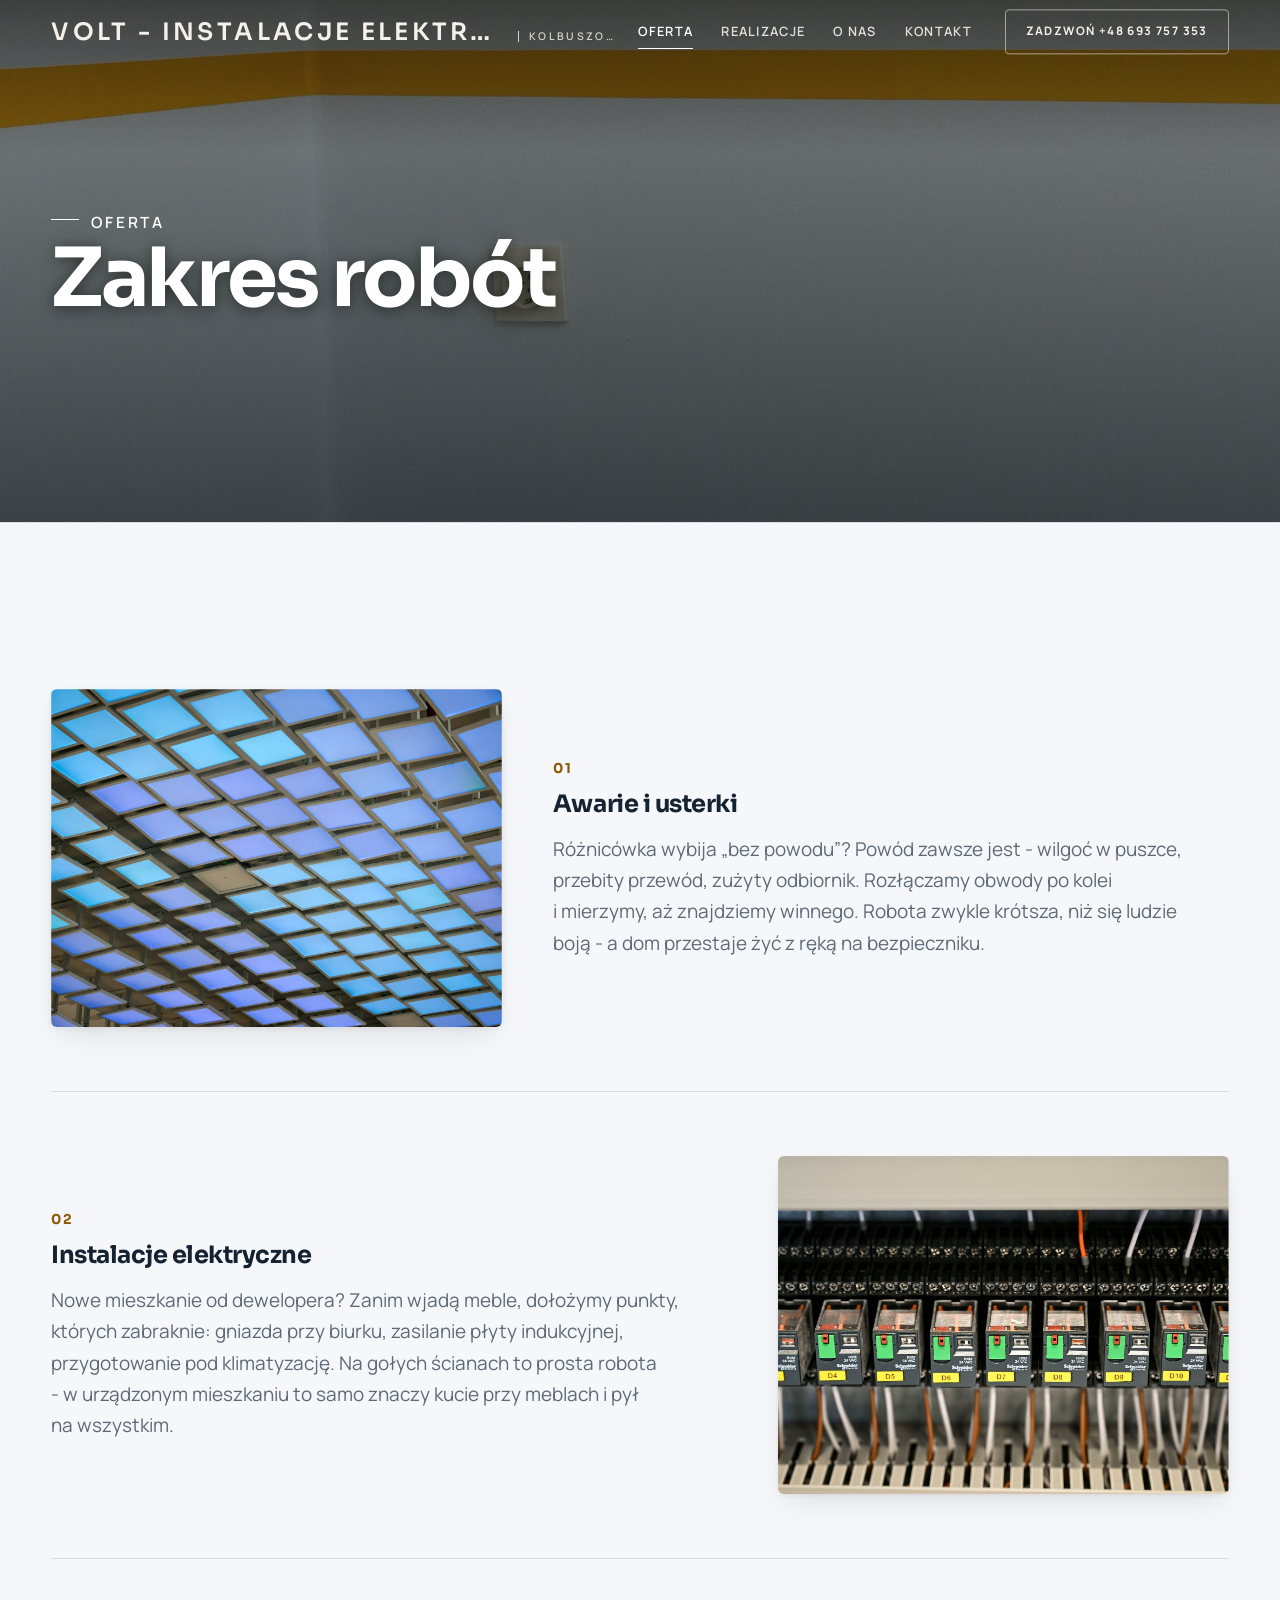
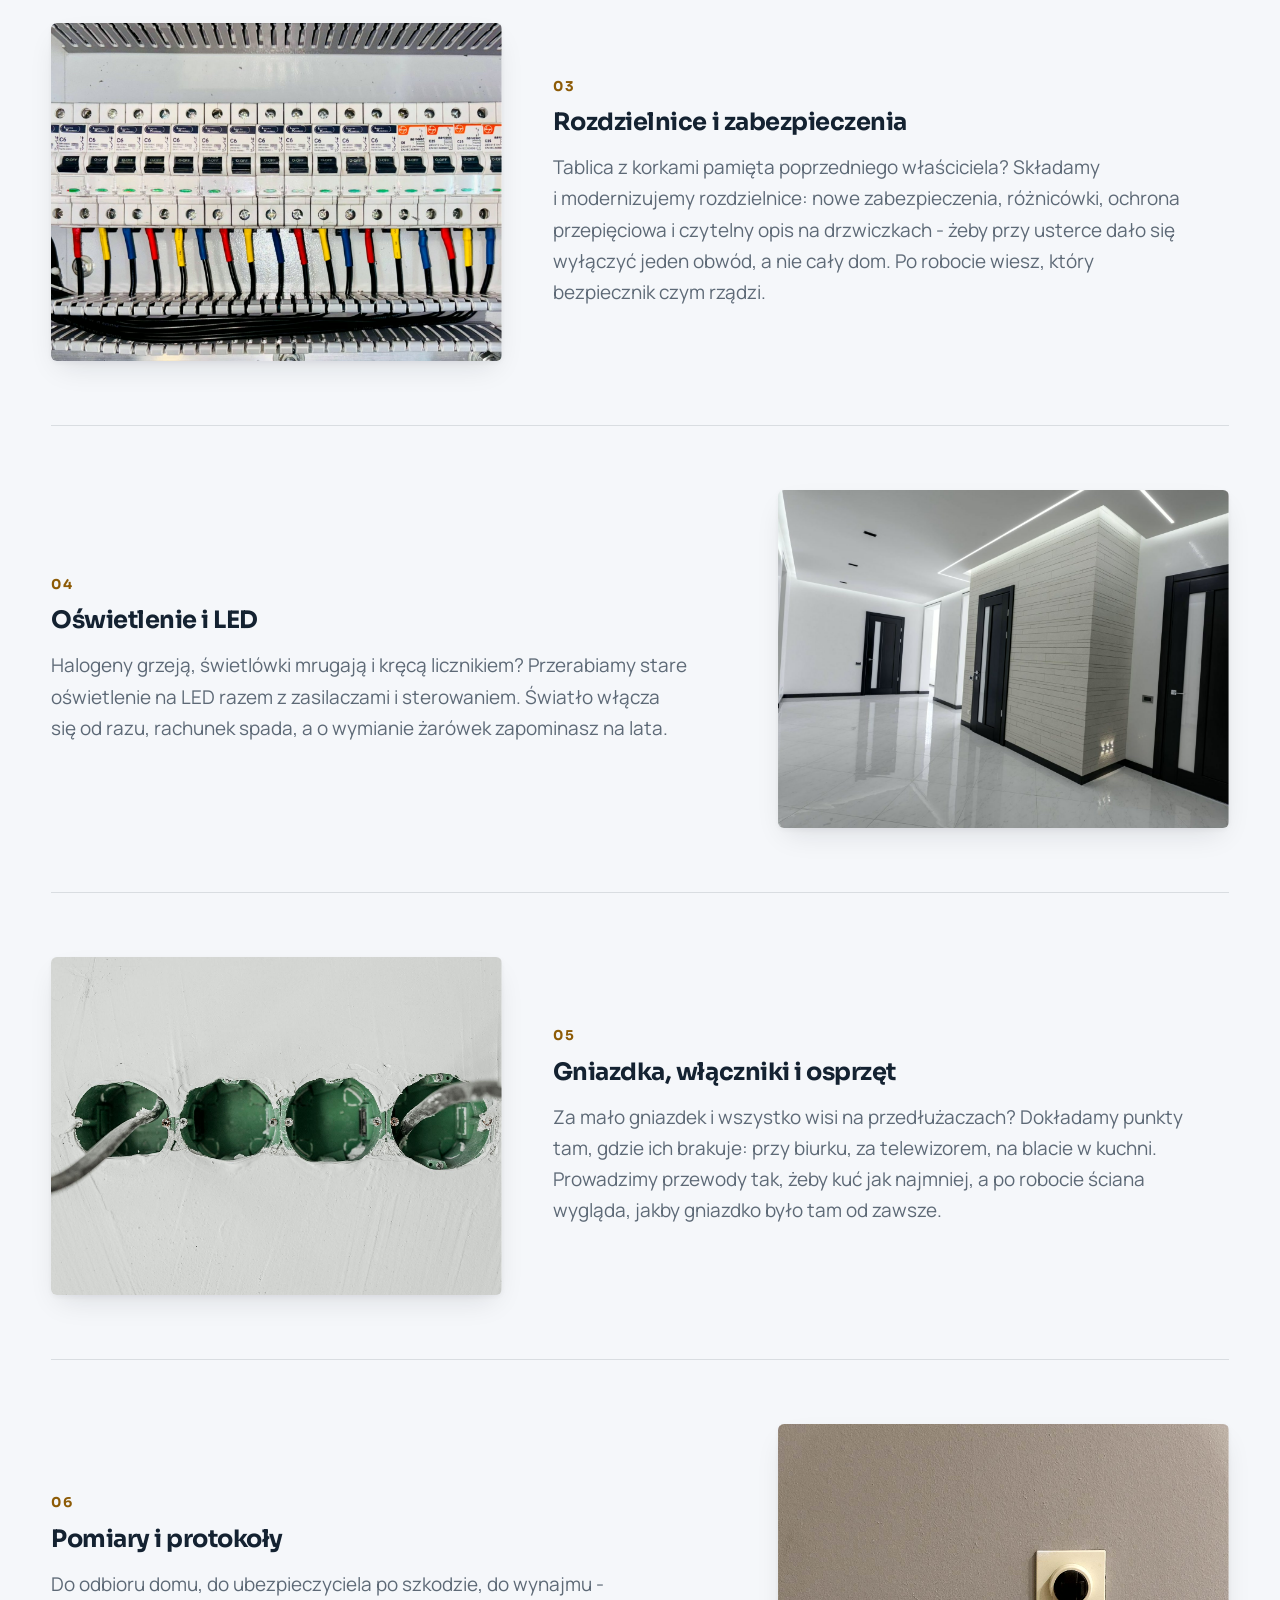
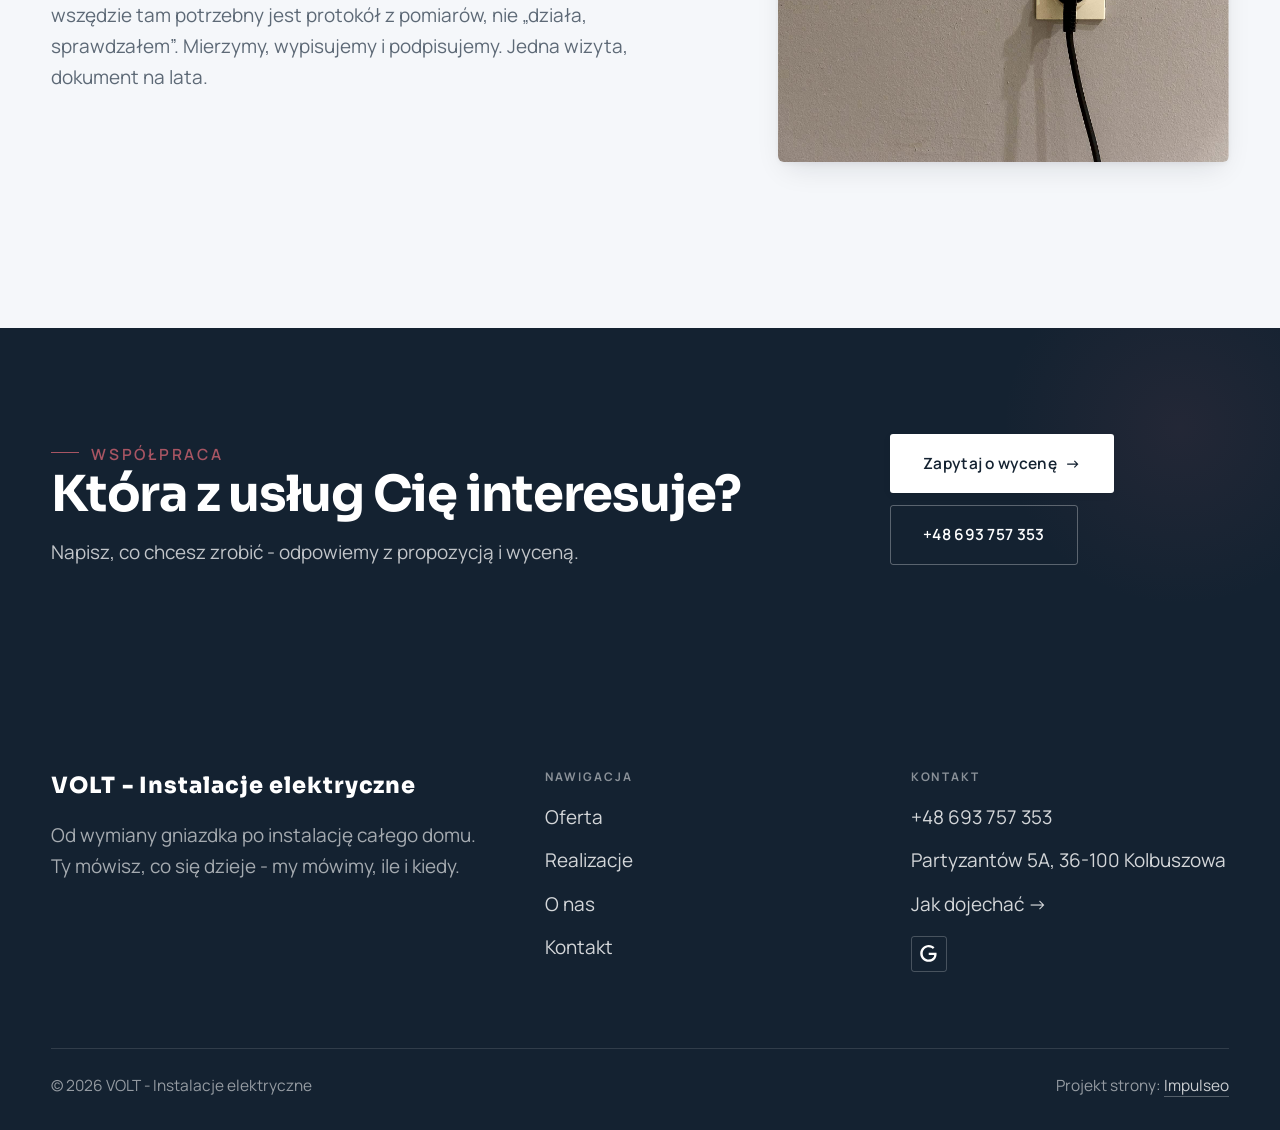
<file: oferta.html>
<!DOCTYPE html>
<html lang="pl">
<head>
<meta charset="UTF-8">
<meta name="viewport" content="width=device-width, initial-scale=1.0">
<title>Oferta - VOLT - Instalacje elektryczne</title>
<meta name="description" content="Elektryk w Kolbuszowej z dojazdem. Awarie, instalacje, rozdzielnice, oświetlenie, pomiary z protokołem. Cenę znasz przed robotą. Zadzwoń: +48 693 757 353.">
<link rel="canonical" href="https://kris20032.github.io/volt-instalacje-elektryczne/oferta.html">
<meta name="robots" content="noindex, nofollow">
<meta property="og:type" content="website">
<meta property="og:locale" content="pl_PL">
<meta property="og:site_name" content="VOLT - Instalacje elektryczne">
<meta property="og:title" content="Oferta - VOLT - Instalacje elektryczne">
<meta property="og:description" content="Elektryk w Kolbuszowej z dojazdem. Awarie, instalacje, rozdzielnice, oświetlenie, pomiary z protokołem. Cenę znasz przed robotą. Zadzwoń: +48 693 757 353.">
<meta property="og:url" content="https://kris20032.github.io/volt-instalacje-elektryczne/oferta.html">
<meta property="og:image" content="https://kris20032.github.io/volt-instalacje-elektryczne/img/og.jpg">
<meta property="og:image:width" content="1200">
<meta property="og:image:height" content="630">
<meta name="twitter:card" content="summary_large_image">
<link rel="preconnect" href="https://fonts.googleapis.com">
<link rel="preconnect" href="https://fonts.gstatic.com" crossorigin>
<link href="https://fonts.googleapis.com/css2?family=Sora:wght@600;700;800&family=Manrope:wght@400;500;600&display=swap" rel="stylesheet">
<link rel="stylesheet" href="assets/styles.css?v=14892257">
</head>
<body>

<header class="nav">
  <div class="wrap nav-inner">
    <a class="brand" href="index.html"><span class="name">VOLT - Instalacje elektryczne</span><span class="sub">Kolbuszowa</span></a>
    <nav class="nav-links">
      <a href="oferta.html" class="active" aria-current="page">Oferta</a>
      <a href="realizacje.html">Realizacje</a>
      <a href="o-nas.html">O nas</a>
      <a href="kontakt.html">Kontakt</a>
      <a href="tel:+48693757353" class="btn btn-accent">Zadzwoń +48 693 757 353</a>
    </nav>
    <button class="nav-toggle" aria-label="Menu"><span></span><span></span><span></span></button>
  </div>
</header>

<main>
<section class="pagehead">
  <img src="img/g3.jpg" alt="VOLT - Instalacje elektryczne - Zakres robót" width="1818" height="1186" decoding="async">
  <div class="wrap">
    <span class="eyebrow">Oferta</span>
    <h1>Zakres robót</h1>
  </div>
</section>
<section>
  <div class="wrap">
    <div class="svc-row reveal">
      <div class="svc-row-art"><img src="img/g12.jpg" alt="Awarie i usterki" loading="lazy" width="1830" height="1202" decoding="async"></div>
      <div>
        <span class="num">01</span>
        <h3>Awarie i usterki</h3>
        <p class="muted">Różnicówka wybija „bez powodu”? Powód zawsze jest - wilgoć w puszce, przebity przewód, zużyty odbiornik. Rozłączamy obwody po kolei i mierzymy, aż znajdziemy winnego. Robota zwykle krótsza, niż się ludzie boją - a dom przestaje żyć z ręką na bezpieczniku.</p>
      </div>
    </div>
    <div class="svc-row rev reveal">
      <div class="svc-row-art"><img src="img/g14.jpg" alt="Instalacje elektryczne" loading="lazy" width="1880" height="1251" decoding="async"></div>
      <div>
        <span class="num">02</span>
        <h3>Instalacje elektryczne</h3>
        <p class="muted">Nowe mieszkanie od dewelopera? Zanim wjadą meble, dołożymy punkty, których zabraknie: gniazda przy biurku, zasilanie płyty indukcyjnej, przygotowanie pod klimatyzację. Na gołych ścianach to prosta robota - w urządzonym mieszkaniu to samo znaczy kucie przy meblach i pył na wszystkim.</p>
      </div>
    </div>
    <div class="svc-row reveal">
      <div class="svc-row-art"><img src="img/g15.jpg" alt="Rozdzielnice i zabezpieczenia" loading="lazy" width="1830" height="1120" decoding="async"></div>
      <div>
        <span class="num">03</span>
        <h3>Rozdzielnice i zabezpieczenia</h3>
        <p class="muted">Tablica z korkami pamięta poprzedniego właściciela? Składamy i modernizujemy rozdzielnice: nowe zabezpieczenia, różnicówki, ochrona przepięciowa i czytelny opis na drzwiczkach - żeby przy usterce dało się wyłączyć jeden obwód, a nie cały dom. Po robocie wiesz, który bezpiecznik czym rządzi.</p>
      </div>
    </div>
    <div class="svc-row rev reveal">
      <div class="svc-row-art"><img src="img/about.jpg" alt="Oświetlenie i LED" loading="lazy" width="1770" height="1114" decoding="async"></div>
      <div>
        <span class="num">04</span>
        <h3>Oświetlenie i LED</h3>
        <p class="muted">Halogeny grzeją, świetlówki mrugają i kręcą licznikiem? Przerabiamy stare oświetlenie na LED razem z zasilaczami i sterowaniem. Światło włącza się od razu, rachunek spada, a o wymianie żarówek zapominasz na lata.</p>
      </div>
    </div>
    <div class="svc-row reveal">
      <div class="svc-row-art"><img src="img/g1.jpg" alt="Gniazdka, włączniki i osprzęt" loading="lazy" width="1880" height="1255" decoding="async"></div>
      <div>
        <span class="num">05</span>
        <h3>Gniazdka, włączniki i osprzęt</h3>
        <p class="muted">Za mało gniazdek i wszystko wisi na przedłużaczach? Dokładamy punkty tam, gdzie ich brakuje: przy biurku, za telewizorem, na blacie w kuchni. Prowadzimy przewody tak, żeby kuć jak najmniej, a po robocie ściana wygląda, jakby gniazdko było tam od zawsze.</p>
      </div>
    </div>
    <div class="svc-row rev reveal">
      <div class="svc-row-art"><img src="img/g2.jpg" alt="Pomiary i protokoły" loading="lazy" width="1880" height="1255" decoding="async"></div>
      <div>
        <span class="num">06</span>
        <h3>Pomiary i protokoły</h3>
        <p class="muted">Do odbioru domu, do ubezpieczyciela po szkodzie, do wynajmu - wszędzie tam potrzebny jest protokół z pomiarów, nie „działa, sprawdzałem”. Mierzymy, wypisujemy i podpisujemy. Jedna wizyta, dokument na lata.</p>
      </div>
    </div>
  </div>
</section>

<section class="cta">
  <div class="wrap">
    <div class="reveal">
      <span class="eyebrow">Współpraca</span>
      <h2>Która z usług Cię interesuje?</h2>
      <p>Napisz, co chcesz zrobić - odpowiemy z propozycją i wyceną.</p>
    </div>
    <div class="cta-actions reveal">
      <a href="kontakt.html" class="btn btn-light">Zapytaj o wycenę <span class="arr">→</span></a>
      <a href="tel:+48693757353" class="btn btn-ghost btn-ghost-cta">+48 693 757 353</a>
    </div>
  </div>
</section>
</main>

<footer>
  <div class="wrap">
    <div class="foot-grid">
      <div class="foot-brand">
        <div class="name">VOLT - Instalacje elektryczne</div>
        <p>Od wymiany gniazdka po instalację całego domu. Ty mówisz, co się dzieje - my mówimy, ile i kiedy.</p>
      </div>
      <div class="foot-col">
        <h4>Nawigacja</h4>
        <a href="oferta.html">Oferta</a>
        <a href="realizacje.html">Realizacje</a>
        <a href="o-nas.html">O nas</a>
        <a href="kontakt.html">Kontakt</a>
      </div>
      <div class="foot-col">
        <h4>Kontakt</h4>
        <a href="tel:+48693757353">+48 693 757 353</a>
        <p>Partyzantów 5A, 36-100 Kolbuszowa</p>
        <a href="https://maps.google.com/?cid=9088373496368324525" target="_blank" rel="noopener">Jak dojechać →</a>
      <div class="foot-soc">
        <a class="soc" href="https://maps.google.com/?cid=9088373496368324525" target="_blank" rel="noopener" aria-label="Google - VOLT - Instalacje elektryczne"><svg viewBox="0 0 24 24" aria-hidden="true" focusable="false"><path d="M12.48 10.92v3.28h7.84c-.24 1.84-.853 3.187-1.787 4.133-1.147 1.147-2.933 2.4-6.053 2.4-4.827 0-8.6-3.893-8.6-8.72s3.773-8.72 8.6-8.72c2.6 0 4.507 1.027 5.907 2.347l2.307-2.307C18.747 1.44 16.133 0 12.48 0 5.867 0 .307 5.387.307 12s5.56 12 12.173 12c3.573 0 6.267-1.173 8.373-3.36 2.16-2.16 2.84-5.213 2.84-7.667 0-.76-.053-1.467-.173-2.053H12.48z" fill="currentColor"/></svg></a>
      </div>
      </div>
    </div>
    <div class="foot-bot">
      <span>© 2026 VOLT - Instalacje elektryczne</span>
      <span>Projekt strony: <a class="foot-credit" href="https://impulseo.pl" target="_blank" rel="noopener">Impulseo</a></span>
    </div>
  </div>
</footer>
<div class="sticky-call"><a class="sc-call" href="tel:+48693757353"><svg class="ico-tel" width="16" height="16" viewBox="0 0 24 24" fill="none" aria-hidden="true"><path d="M6.6 10.8a15.5 15.5 0 0 0 6.6 6.6l2.2-2.2a1 1 0 0 1 1-.24 11.4 11.4 0 0 0 3.6.58 1 1 0 0 1 1 1V20a1 1 0 0 1-1 1A17 17 0 0 1 3 4a1 1 0 0 1 1-1h3.5a1 1 0 0 1 1 1c0 1.25.2 2.46.58 3.6a1 1 0 0 1-.25 1l-2.23 2.2Z" fill="currentColor"/></svg> Zadzwoń</a><a class="sc-quote" href="kontakt.html">Zadzwoń po wycenę</a></div>
<div class="demo-wazne" data-do="2026-10-28" data-cykl="3" hidden><svg class="dw-ico" width="13" height="13" viewBox="0 0 24 24" fill="none" aria-hidden="true"><circle cx="12" cy="12" r="8.6" stroke="currentColor" stroke-width="1.8"/><path d="M12 7.2V12l3.3 2" stroke="currentColor" stroke-width="1.8" stroke-linecap="round"/></svg><span class="dw-txt"></span></div>

<script src="assets/main.js"></script>
</body>
</html>
</file>
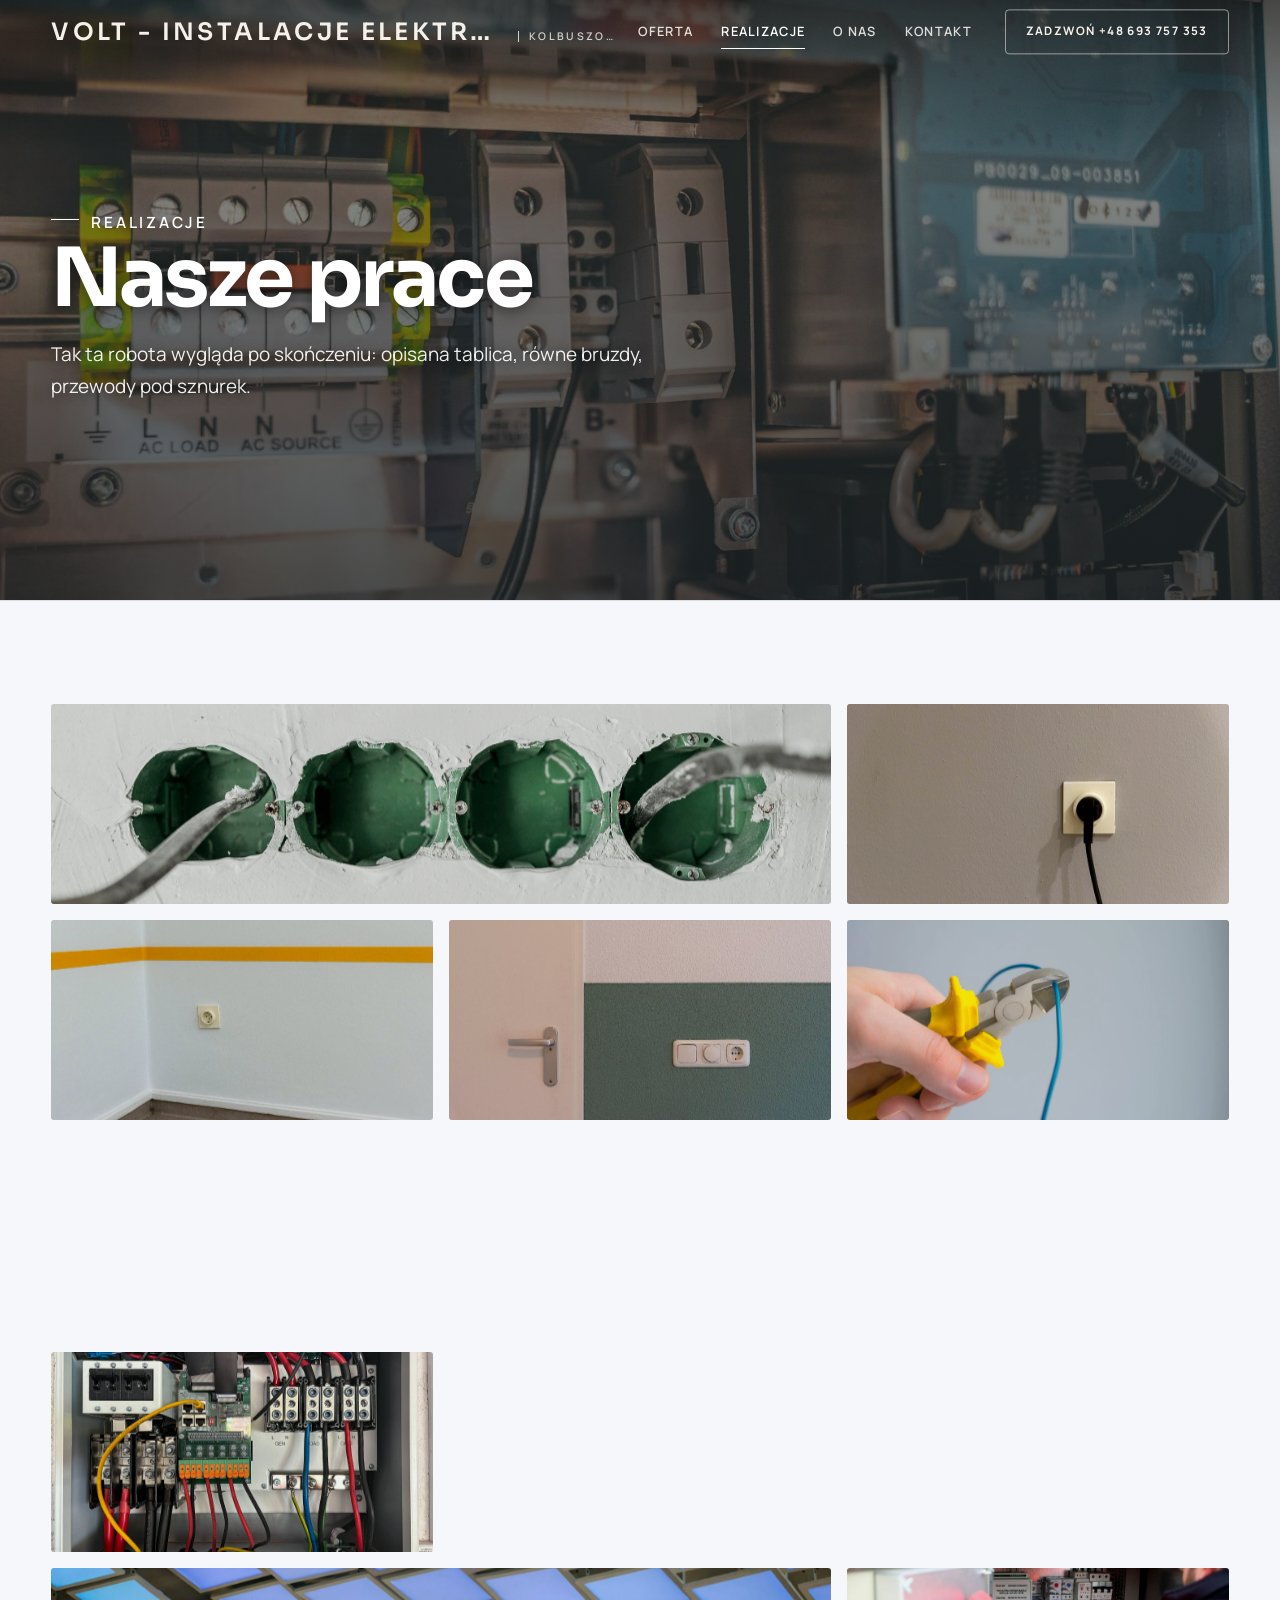
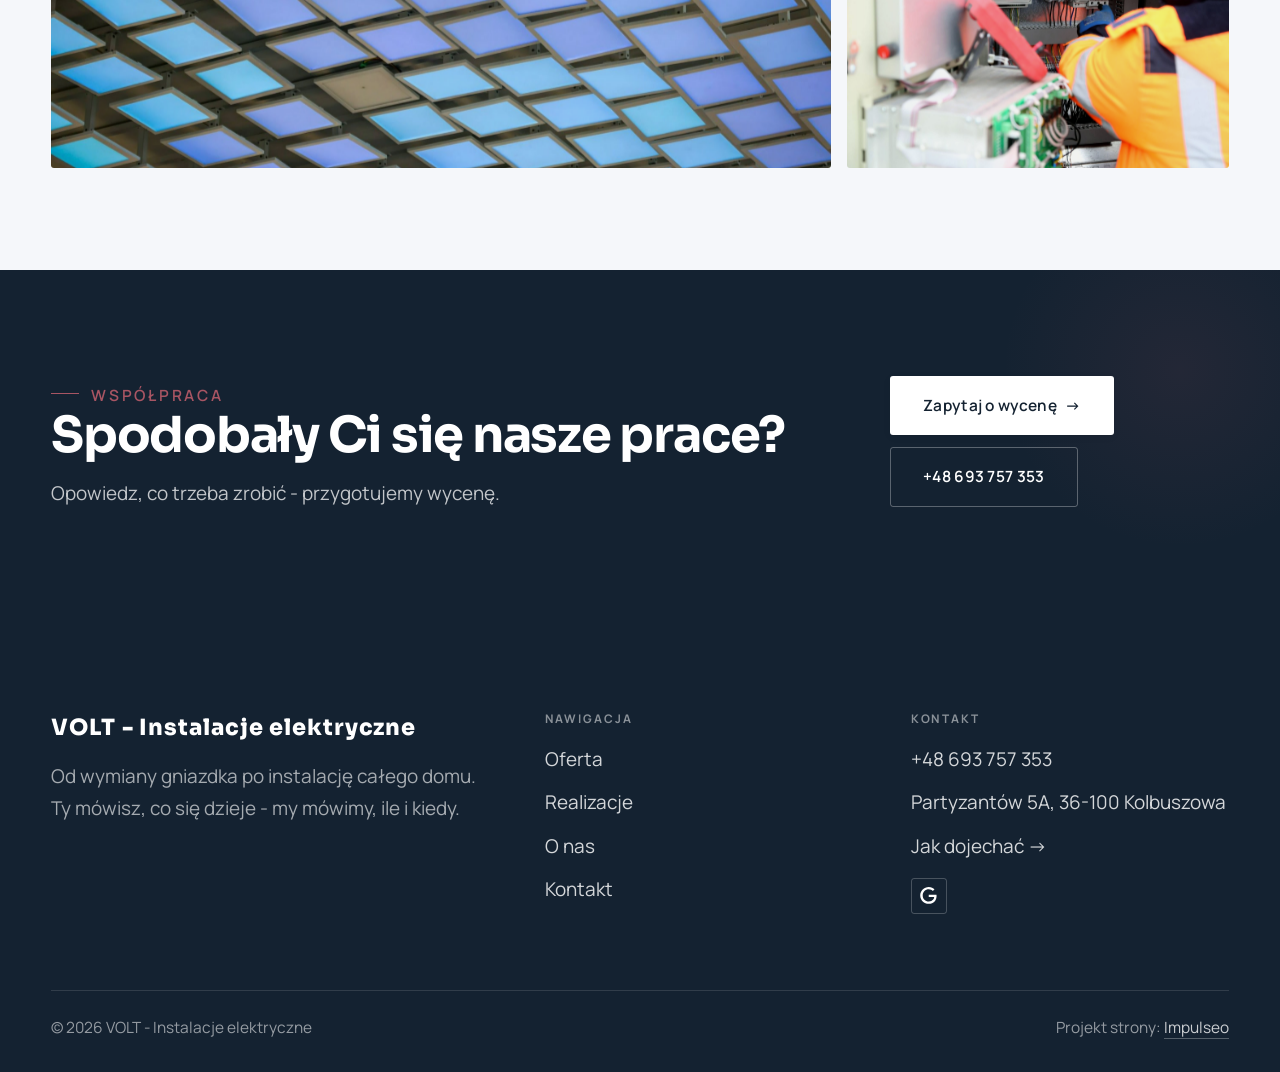
<file: realizacje.html>
<!DOCTYPE html>
<html lang="pl">
<head>
<meta charset="UTF-8">
<meta name="viewport" content="width=device-width, initial-scale=1.0">
<title>Realizacje - VOLT - Instalacje elektryczne</title>
<meta name="description" content="Realizacje VOLT - Instalacje elektryczne: Rozdzielnica po modernizacji, Nowa instalacja przed tynkiem, Oświetlenie LED, Osprzęt po wymianie, Pomiary przy odbiorze">
<link rel="canonical" href="https://kris20032.github.io/volt-instalacje-elektryczne/realizacje.html">
<meta name="robots" content="noindex, nofollow">
<meta property="og:type" content="website">
<meta property="og:locale" content="pl_PL">
<meta property="og:site_name" content="VOLT - Instalacje elektryczne">
<meta property="og:title" content="Realizacje - VOLT - Instalacje elektryczne">
<meta property="og:description" content="Realizacje VOLT - Instalacje elektryczne: Rozdzielnica po modernizacji, Nowa instalacja przed tynkiem, Oświetlenie LED, Osprzęt po wymianie, Pomiary przy odbiorze">
<meta property="og:url" content="https://kris20032.github.io/volt-instalacje-elektryczne/realizacje.html">
<meta property="og:image" content="https://kris20032.github.io/volt-instalacje-elektryczne/img/og.jpg">
<meta property="og:image:width" content="1200">
<meta property="og:image:height" content="630">
<meta name="twitter:card" content="summary_large_image">
<link rel="preconnect" href="https://fonts.googleapis.com">
<link rel="preconnect" href="https://fonts.gstatic.com" crossorigin>
<link href="https://fonts.googleapis.com/css2?family=Sora:wght@600;700;800&family=Manrope:wght@400;500;600&display=swap" rel="stylesheet">
<link rel="stylesheet" href="assets/styles.css?v=14892257">
</head>
<body>

<header class="nav">
  <div class="wrap nav-inner">
    <a class="brand" href="index.html"><span class="name">VOLT - Instalacje elektryczne</span><span class="sub">Kolbuszowa</span></a>
    <nav class="nav-links">
      <a href="oferta.html">Oferta</a>
      <a href="realizacje.html" class="active" aria-current="page">Realizacje</a>
      <a href="o-nas.html">O nas</a>
      <a href="kontakt.html">Kontakt</a>
      <a href="tel:+48693757353" class="btn btn-accent">Zadzwoń +48 693 757 353</a>
    </nav>
    <button class="nav-toggle" aria-label="Menu"><span></span><span></span><span></span></button>
  </div>
</header>

<main>
<section class="pagehead">
  <img src="img/g11.jpg" alt="VOLT - Instalacje elektryczne - Nasze prace" width="1796" height="1152" decoding="async">
  <div class="wrap">
    <span class="eyebrow">Realizacje</span>
    <h1>Nasze prace</h1>
    <p>Tak ta robota wygląda po skończeniu: opisana tablica, równe bruzdy, przewody pod sznurek.</p>
  </div>
</section>
<section>
  <div class="wrap">
    <div class="gallery">
      <div class="tile t-two3 reveal"><img src="img/g1.jpg" alt="VOLT - Instalacje elektryczne" loading="lazy" width="1880" height="1255" decoding="async"></div>
      <div class="tile t-third reveal"><img src="img/g2.jpg" alt="VOLT - Instalacje elektryczne" loading="lazy" width="1880" height="1255" decoding="async"></div>
      <div class="tile t-third reveal"><img src="img/g3.jpg" alt="VOLT - Instalacje elektryczne" loading="lazy" width="1818" height="1186" decoding="async"></div>
      <div class="tile t-third reveal"><img src="img/g4.jpg" alt="VOLT - Instalacje elektryczne" loading="lazy" width="1880" height="1255" decoding="async"></div>
      <div class="tile t-third reveal"><img src="img/g5.jpg" alt="VOLT - Instalacje elektryczne" loading="lazy" width="1880" height="1253" decoding="async"></div>
      <div class="tile t-third reveal"><img src="img/g6.jpg" alt="VOLT - Instalacje elektryczne" loading="lazy" width="1731" height="1300" decoding="async"></div>
      <div class="tile t-two3 reveal"><img src="img/g7.jpg" alt="VOLT - Instalacje elektryczne" loading="lazy" width="1880" height="1253" decoding="async"></div>
      <div class="tile t-third reveal"><img src="img/g8.jpg" alt="VOLT - Instalacje elektryczne" loading="lazy" width="1880" height="1357" decoding="async"></div>
      <div class="tile t-third reveal"><img src="img/g9.jpg" alt="VOLT - Instalacje elektryczne" loading="lazy" width="1816" height="912" decoding="async"></div>
      <div class="tile t-third reveal"><img src="img/g10.jpg" alt="VOLT - Instalacje elektryczne" loading="lazy" width="1880" height="1253" decoding="async"></div>
      <div class="tile t-two3 reveal"><img src="img/g12.jpg" alt="VOLT - Instalacje elektryczne" loading="lazy" width="1830" height="1202" decoding="async"></div>
      <div class="tile t-third reveal"><img src="img/g13.jpg" alt="VOLT - Instalacje elektryczne" loading="lazy" width="1880" height="1253" decoding="async"></div>
    </div>
  </div>
</section>
<section class="cta">
  <div class="wrap">
    <div class="reveal">
      <span class="eyebrow">Współpraca</span>
      <h2>Spodobały Ci się nasze prace?</h2>
      <p>Opowiedz, co trzeba zrobić - przygotujemy wycenę.</p>
    </div>
    <div class="cta-actions reveal">
      <a href="kontakt.html" class="btn btn-light">Zapytaj o wycenę <span class="arr">→</span></a>
      <a href="tel:+48693757353" class="btn btn-ghost btn-ghost-cta">+48 693 757 353</a>
    </div>
  </div>
</section>
</main>

<footer>
  <div class="wrap">
    <div class="foot-grid">
      <div class="foot-brand">
        <div class="name">VOLT - Instalacje elektryczne</div>
        <p>Od wymiany gniazdka po instalację całego domu. Ty mówisz, co się dzieje - my mówimy, ile i kiedy.</p>
      </div>
      <div class="foot-col">
        <h4>Nawigacja</h4>
        <a href="oferta.html">Oferta</a>
        <a href="realizacje.html">Realizacje</a>
        <a href="o-nas.html">O nas</a>
        <a href="kontakt.html">Kontakt</a>
      </div>
      <div class="foot-col">
        <h4>Kontakt</h4>
        <a href="tel:+48693757353">+48 693 757 353</a>
        <p>Partyzantów 5A, 36-100 Kolbuszowa</p>
        <a href="https://maps.google.com/?cid=9088373496368324525" target="_blank" rel="noopener">Jak dojechać →</a>
      <div class="foot-soc">
        <a class="soc" href="https://maps.google.com/?cid=9088373496368324525" target="_blank" rel="noopener" aria-label="Google - VOLT - Instalacje elektryczne"><svg viewBox="0 0 24 24" aria-hidden="true" focusable="false"><path d="M12.48 10.92v3.28h7.84c-.24 1.84-.853 3.187-1.787 4.133-1.147 1.147-2.933 2.4-6.053 2.4-4.827 0-8.6-3.893-8.6-8.72s3.773-8.72 8.6-8.72c2.6 0 4.507 1.027 5.907 2.347l2.307-2.307C18.747 1.44 16.133 0 12.48 0 5.867 0 .307 5.387.307 12s5.56 12 12.173 12c3.573 0 6.267-1.173 8.373-3.36 2.16-2.16 2.84-5.213 2.84-7.667 0-.76-.053-1.467-.173-2.053H12.48z" fill="currentColor"/></svg></a>
      </div>
      </div>
    </div>
    <div class="foot-bot">
      <span>© 2026 VOLT - Instalacje elektryczne</span>
      <span>Projekt strony: <a class="foot-credit" href="https://impulseo.pl" target="_blank" rel="noopener">Impulseo</a></span>
    </div>
  </div>
</footer>
<div class="sticky-call"><a class="sc-call" href="tel:+48693757353"><svg class="ico-tel" width="16" height="16" viewBox="0 0 24 24" fill="none" aria-hidden="true"><path d="M6.6 10.8a15.5 15.5 0 0 0 6.6 6.6l2.2-2.2a1 1 0 0 1 1-.24 11.4 11.4 0 0 0 3.6.58 1 1 0 0 1 1 1V20a1 1 0 0 1-1 1A17 17 0 0 1 3 4a1 1 0 0 1 1-1h3.5a1 1 0 0 1 1 1c0 1.25.2 2.46.58 3.6a1 1 0 0 1-.25 1l-2.23 2.2Z" fill="currentColor"/></svg> Zadzwoń</a><a class="sc-quote" href="kontakt.html">Zadzwoń po wycenę</a></div>
<div class="demo-wazne" data-do="2026-10-28" data-cykl="3" hidden><svg class="dw-ico" width="13" height="13" viewBox="0 0 24 24" fill="none" aria-hidden="true"><circle cx="12" cy="12" r="8.6" stroke="currentColor" stroke-width="1.8"/><path d="M12 7.2V12l3.3 2" stroke="currentColor" stroke-width="1.8" stroke-linecap="round"/></svg><span class="dw-txt"></span></div>

<script src="assets/main.js"></script>
</body>
</html>
</file>
<file: assets/styles.css>
/* ============================================================
   STOLBASZ — premium, architektoniczny B2B fit-out
   Jasna paleta, zero brązu. System wg premium-web-craft.
   Projekt strony: Impulseo (impulseo.pl)
   ============================================================ */

:root{
  /* PALETA — jasna, architektoniczna, chłodna */
  --paper:#f5f7fa;          /* główne tło */
  --paper-2:#e7edf3;        /* sekcje alternatywne (chłodny jasny szary) */
  --paper-3:#e7edf3;        /* delikatne wypełnienia */
  --ink:#142231;            /* tekst główny — chłodny grafit */
  --ink-soft:#2c3e52;       /* nagłówki drugorzędne */
  --muted:#697785;          /* tekst poboczny */
  --line:rgba(20,34,49,.12);/* hairline */
  --accent:#e8a00c;         /* stonowany petrol-slate — jedyny akcent */
  --accent-d:#c47f06;
  --accent-soft:rgba(232,160,12,.10);
  --dark:#142231;           /* sekcje ciemne (stopka/CTA) */

  /* HOVER ZDJĘĆ — JEDEN standard dla całego silnika (decyzja K. 04.08.2026, artefakt z wariantami).
     AKTUALNE (K.+Szymon 09.08.2026, wybór z artefaktu 6 wariantów): zoom 1.05 przy 1.4s -
     przy tak długim czasie mocniejszy kadr NIE skacze, tylko „oddycha". Poprzedni standard
     (1.02 / .55s z 04.08) odbierany jako dynamiczny i szybki.
     Spoczynek lekko przygaszony, ale TYLKO tam, gdzie jest mysz (@media hover:hover) —
     na telefonie zdjęcia zostają w pełnej jasności. */
  --img-zoom:1.05;                   /* K.+Szymon 09.08: wariant F z artefaktu porównawczego */
  --img-rest:brightness(.95) saturate(.99);
  --img-hot:brightness(1.06) saturate(1.05);
  --img-dur:1.4s;                    /* K.+Szymon 09.08 (wariant F): powoli = elegancko */
  --img-ease:cubic-bezier(.16,.84,.44,1);  /* miękki ogon, efekt „oddychania" */

  /* ODSTĘPY — skala 4/8 */
  --space-1:4px; --space-2:8px; --space-3:12px; --space-4:16px; --space-5:24px;
  --space-6:32px; --space-7:48px; --space-8:64px; --space-9:96px; --space-10:128px;

  /* TYPOGRAFIA — fluid clamp() (skala podbita 16.07.2026: większe, czytelniejsze litery — uwaga Adama) */
  --text-sm:clamp(.9rem,.87rem + .12vw,1rem);
  --text-base:clamp(1.08rem,1.04rem + .18vw,1.2rem);
  --text-lg:clamp(1.24rem,1.15rem + .34vw,1.44rem);
  --text-h3:clamp(1.34rem,1.22rem + .55vw,1.66rem);
  --text-h2:clamp(2.1rem,1.66rem + 2.1vw,3.1rem);
  --text-h1:clamp(2.9rem,2.1rem + 4vw,5.1rem);

  /* PROMIENIE — architektoniczne, raczej ostre */
  --r-sm:3px; --r-md:6px; --r-lg:10px;

  /* RUCH */
  --ease:cubic-bezier(.25,.46,.45,.94); --dur:.24s;

  /* CIENIE — miękkie, warstwowe */
  --sh-sm:0 1px 2px rgba(16,24,32,.04), 0 2px 8px rgba(16,24,32,.05);
  --sh-md:0 2px 6px rgba(16,24,32,.05), 0 12px 28px -8px rgba(16,24,32,.12);
  --sh-lg:0 6px 14px rgba(16,24,32,.07), 0 26px 56px -18px rgba(16,24,32,.22);

  --hairline:1px solid var(--line);

  --font-display:'Sora','Manrope',sans-serif;
  --font-body:'Manrope',sans-serif;
}

*{box-sizing:border-box;margin:0;padding:0}
html{scroll-behavior:smooth}
body{
  font-family:var(--font-body);
  font-size:var(--text-base);
  line-height:1.65;
  color:var(--ink);
  background:var(--paper);
  -webkit-font-smoothing:antialiased;
  text-rendering:optimizeLegibility;
}
img{max-width:100%;height:auto;display:block}  /* height:auto = width/height z atrybutów trzyma proporcje (TOP#12) */
a{color:inherit;text-decoration:none}

.wrap{width:min(92%,1180px);margin-inline:auto}
section{padding-block:clamp(52px,6.5vw,96px)}

h1,h2,h3{font-family:var(--font-display);font-weight:700;line-height:1.08;letter-spacing:-.02em;color:var(--ink)}
h1{font-size:var(--text-h1);letter-spacing:-.035em}
h2{font-size:var(--text-h2);letter-spacing:-.025em}
h3{font-size:var(--text-h3)}
/* MIARA — długość wiersza. WCAG 2.2 SC 1.4.8: max 80 znaków; Butterick: 45–90.
   68ch daje realnie 72–78 znaków polskiego tekstu, czyli z zapasem pod granicą.
   Wcześniej limit miał TYLKO <p> — <li>, <blockquote> i <dd> nie miały żadnego,
   i to jedyny powód, dla którego 23 bloki na dwóch oddanych stronach jadą po
   83–106 znaków w wierszu (pomiar 07.08.2026, bramka `miara`).
   ⚠️ Listy i definicje ograniczamy TYLKO bez klasy: `ul`/`ol` z klasą to u nas
   układ (siatki kafli, menu), a nie tekst ciągły — tam miarę wyznacza układ. */
/* 60ch, nie 68ch (K. 10.08): po zmianie fontów na węższe kroje (DM Sans i spółka)
   w 68ch mieściło się ~90 znaków - bramka pikselowa słusznie zgłaszała przekroczenie
   granicy 80. Pomiar na żywej przeglądarce: 60ch = 90 znaków, 53ch = ~78 znaków, czyli normę WCAG 1.4.8. */
:root{ --miara:53ch }
p{max-width:min(100%,var(--miara))}
blockquote,
ul:not([class])>li, ol:not([class])>li,
dl:not([class])>dd{max-width:min(100%,var(--miara))}

/* ⚠️ Świadomie BEZ wyjątku `.tile p,.card p,.svc p{max-width:none}`, choć nasuwa się sam:
   te akapity BYŁY już ograniczone (stare `p{max-width:65ch}`), więc „wyjątek" nie odblokowałby
   niczego nowego — tylko ROZLUŹNIŁ stan sprzed zmiany na wszystkich demach naraz.
   `figcaption` żadna z reguł wyżej nie dotyczy, więc też nie potrzebuje zwolnienia. */

/* ŁAMANIE. `balance` wyrównuje długości wierszy w nagłówku, `pretty` pilnuje ostatniego
   wiersza akapitu, żeby nie został w nim jeden wyraz. Obsługiwane od Chrome 117 /
   Safari 17.5; starsze przeglądarki po prostu ignorują tę własność.
   `text-wrap:pretty` nie występowało dotąd ANI RAZ w silniku ani w repo klientów. */
h1,h2,h3,.lead,.lede{text-wrap:balance}
p,li,blockquote,dd{text-wrap:pretty}

.eyebrow{
  font-family:var(--font-body);
  font-size:var(--text-sm);
  font-weight:600;
  letter-spacing:.18em;
  text-transform:uppercase;
  color:var(--accent);
  display:inline-flex;align-items:center;gap:var(--space-3);
}
/* flex:none + margin-top = kreska trzyma się PIERWSZEJ linii. Wcześniej align-items:center
   centrowało ją względem całego bloku i przy zawinięciu (długi kicker typu
   „…WNĘTRZ · LESZNO · OD 2019") druga linia lądowała z brzydkim wcięciem. */
.eyebrow{align-items:flex-start}
.eyebrow>*,.eyebrow{text-wrap:balance}   /* dlugi kicker lamal sie na sierote typu samo „2019" w drugiej linii */
.eyebrow::before{content:"";width:28px;height:1px;background:var(--accent);display:inline-block;flex:none;margin-top:.62em}

.muted{color:var(--muted)}
.lead{font-size:var(--text-lg);line-height:1.55;color:var(--ink-soft);max-width:50ch}

/* ---------- BUTTONS ---------- */
.btn{
  display:inline-flex;align-items:center;gap:var(--space-2);
  font-weight:600;font-size:var(--text-sm);letter-spacing:.02em;
  padding:var(--space-4) var(--space-6);
  border-radius:var(--r-sm);
  transition:transform var(--dur) var(--ease),box-shadow var(--dur) var(--ease),background var(--dur) var(--ease);
  cursor:pointer;border:1px solid transparent;
}
.btn-accent{background:var(--accent);color:#fff;box-shadow:var(--sh-sm)}
.btn-accent:hover{background:var(--accent-d);transform:translateY(-2px);box-shadow:var(--sh-md)}
.btn-accent:active{transform:translateY(0);box-shadow:var(--sh-sm)}
.btn-ghost{background:transparent;color:var(--ink);border-color:var(--line)}
.btn-ghost:hover{border-color:var(--accent);color:var(--accent);transform:translateY(-2px)}
.btn-light{background:#fff;color:var(--ink);box-shadow:var(--sh-sm)}
.btn-light:hover{transform:translateY(-2px);box-shadow:var(--sh-md)}
.btn .arr{transition:transform var(--dur) var(--ease)}
.btn:hover .arr{transform:translateX(4px)}

/* ---------- NAV ---------- */
.nav{
  position:sticky;top:0;z-index:50;
  background:color-mix(in srgb,var(--paper) 88%,transparent);
  backdrop-filter:saturate(140%) blur(10px);
  border-bottom:var(--hairline);
}
.nav-inner{display:flex;align-items:center;justify-content:space-between;gap:var(--space-5);height:72px}
/* ANTY-NACHODZENIE (K. 05.08.2026): długa nazwa firmy + przycisk z pełnym numerem nie mieściły się w pasku
   i flex ściskał linki PONIŻEJ ich treści - "Kontakt" wchodził na ramkę "Zadzwoń +48 ...". Teraz ustępuje
   nazwa marki (skrót wielokropkiem), a menu i przycisk nigdy się nie kurczą ani nie zachodzą na siebie. */
.brand{display:flex;flex-direction:column;line-height:1;min-width:0;flex:0 1 auto}
.brand .name{font-family:var(--font-display);font-weight:800;font-size:1.35rem;letter-spacing:.04em;white-space:nowrap;overflow:hidden;text-overflow:ellipsis}
.brand .sub{font-size:.62rem;letter-spacing:.34em;text-transform:uppercase;color:var(--muted);margin-top:5px;white-space:nowrap;overflow:hidden;text-overflow:ellipsis}
.nav-links{display:flex;align-items:center;gap:var(--space-6);flex:0 0 auto}
.nav-links a{font-size:var(--text-sm);font-weight:500;color:var(--ink-soft);position:relative;padding-block:4px;white-space:nowrap;transition:color var(--dur) var(--ease)}
.nav-links a::after{content:"";position:absolute;left:0;bottom:0;width:0;height:1.5px;background:var(--accent);transition:width var(--dur) var(--ease)}
.nav-links a:hover,.nav-links a.active{color:var(--ink)}
.nav-links a:hover::after,.nav-links a.active::after{width:100%}
.nav-links .btn{padding:var(--space-2) var(--space-5)}
/* przyciski w nav: właściwy kolor (przebij .nav-links a) + bez podkreślenia */
.nav-links a.btn-accent{color:#fff}
.nav-links a.btn-ghost,.nav-links a.btn-light{color:var(--ink)}
/* CTA w pasku: NIE podkreślenie spod linków menu, ale ten sam przelatujący błysk,
   co na wszystkich innych przyciskach (zgłoszenie K. 13.08.2026 - „na hero jest efekt
   światła przechodzącego przez przycisk, na navbarze go nie ma, a mają być identyczne").
   Reguła `.nav-links a::after` jest silniejsza od `.btn::after`, więc trzeba jej
   geometrię wyzerować i wpisać połysk z nazwy - samo `display:none` gasiło efekt. */
.nav-links a.btn::after{
  display:block;content:"";position:absolute;inset:0;z-index:-1;pointer-events:none;
  width:auto;height:auto;border-radius:inherit;   /* kasuje geometrię podkreślenia (width:0;height:1.5px) */
  background:linear-gradient(100deg,transparent 32%,rgba(255,255,255,.20) 50%,transparent 68%);
  translate:-120% 0}
@media (prefers-reduced-motion:no-preference){
  .nav-links a.btn:hover::after{translate:120% 0;transition:translate .75s var(--mt-ease,cubic-bezier(.16,.84,.44,1))}
}
.nav-toggle{display:none;background:none;border:none;cursor:pointer;flex-direction:column;gap:5px;padding:8px}
.nav-toggle span{width:24px;height:2px;background:var(--ink);transition:var(--dur)}
/* Ciasny zakres MIĘDZY menu mobilnym a pełnym pulpitem: zbijamy odstępy i nazwę marki,
   żeby wszystko zmieściło się naturalnie, zanim w ogóle dojdzie do skracania wielokropkiem. */
@media(max-width:1280px) and (min-width:921px){
  .nav-links{gap:var(--space-4)}
  .nav-links .btn{padding:var(--space-2) var(--space-4)}
  .brand .name{font-size:1.15rem}
}

/* ---------- HERO (split) ---------- */
.hero{position:relative;overflow:hidden;border-bottom:var(--hairline)}
.hero-grid{display:grid;grid-template-columns:1.05fr .95fr;gap:clamp(24px,4vw,60px);align-items:center;
  padding-block:clamp(36px,4.5vw,64px)}
.hero-copy .eyebrow{margin-bottom:var(--space-5)}
.hero-copy h1{margin-bottom:var(--space-5)}
.hero-copy .lead{margin-bottom:var(--space-7)}
.hero-actions{display:flex;flex-wrap:wrap;gap:var(--space-4)}
.hero-art{position:relative;aspect-ratio:4/3;border-radius:var(--r-lg);overflow:hidden;box-shadow:var(--sh-lg)}
.hero-art img{width:100%;height:100%;object-fit:cover}
.hero-art::after{content:"";position:absolute;inset:0;background:linear-gradient(180deg,transparent 55%,rgba(18,24,28,.28))}
.hero-badge{position:absolute;left:var(--space-5);bottom:var(--space-5);z-index:2;
  background:rgba(252,252,251,.94);backdrop-filter:blur(4px);
  border-radius:var(--r-md);padding:var(--space-4) var(--space-5);box-shadow:var(--sh-md);max-width:78%}
.hero-badge strong{display:block;font-family:var(--font-display);font-size:1rem;letter-spacing:-.01em}
.hero-badge span{font-size:var(--text-sm);color:var(--muted)}

/* ---------- HERO duży / kinowy (strona główna) ---------- */
.hero-cine{position:relative;min-height:clamp(560px,82vh,840px);min-height:clamp(560px,82svh,840px);display:flex;align-items:center;overflow:hidden;border-bottom:var(--hairline)}
.hero-cine>img{position:absolute;inset:0;width:100%;height:100%;object-fit:cover;z-index:0}
.hero-cine::after{content:"";position:absolute;inset:0;z-index:1;
  background:linear-gradient(95deg,rgba(13,18,23,.86) 0%,rgba(13,18,23,.64) 32%,rgba(13,18,23,.24) 62%,rgba(13,18,23,.04) 100%)}
.hero-cine .wrap{position:relative;z-index:2;padding-block:var(--space-8)}
.hero-cine .hero-copy{max-width:660px}
.hero-cine .eyebrow{color:#fff;margin-bottom:var(--space-5)}
.hero-cine .eyebrow::before{background:#fff}
.hero-cine h1{color:#fff;margin-bottom:var(--space-5);font-size:clamp(2.9rem,2rem + 4.4vw,5.2rem);text-wrap:balance}
.hero-cine .lead{color:rgba(255,255,255,.92);max-width:48ch;margin-bottom:var(--space-7)}
.hero-cine .hero-actions{display:flex;flex-wrap:wrap;gap:var(--space-4)}
/* NISKIE OKNO (laptop z dokiem i paskami przeglądarki ma ~700-780 px wysokości widoku):
   H1 do 5.2rem + długi lead nie mieściły się i przyciski wypadały POD krawędź ekranu -
   klient widział stronę bez ani jednego CTA. Skalujemy w dół, zamiast przycinać treść. */
@media(min-width:821px) and (max-height:820px){
  .hero-cine{min-height:clamp(520px,94svh,780px)}
  .hero-cine .wrap{padding-block:var(--space-6)}
  .hero-cine h1{font-size:clamp(2.2rem,1.5rem + 2.6vw,3.6rem);margin-bottom:var(--space-4)}
  .hero-cine .eyebrow{margin-bottom:var(--space-4)}
  .hero-cine .lead{margin-bottom:var(--space-5);max-width:44ch}
}
@media(max-width:680px){
  .hero-cine{min-height:clamp(520px,76vh,640px);min-height:clamp(520px,76svh,640px);align-items:flex-end}
  .hero-cine::after{background:linear-gradient(0deg,rgba(13,18,23,.9) 6%,rgba(13,18,23,.45) 55%,rgba(13,18,23,.25) 100%)}
  .hero-cine .wrap{padding-bottom:var(--space-9)}
  /* TELEFON (~90% oglądających): lead potrafił zająć 8 linii i zepchnąć CTA poza pierwszy ekran.
     Zwężamy interlinię i skalę - treści nie ucinamy, bo to ona sprzedaje. */
  .hero-cine .lead{font-size:.98rem;line-height:1.5;margin-bottom:var(--space-5)}
  .hero-cine .eyebrow{font-size:.72rem;letter-spacing:.13em;margin-bottom:var(--space-4)}
  .hero-cine .eyebrow::before{width:20px}
  .hero-cine h1{margin-bottom:var(--space-4)}
}

/* full-bleed hero variant (podstrony) */
.pagehead{position:relative;min-height:46vh;min-height:46svh;display:flex;align-items:flex-end;overflow:hidden;border-bottom:var(--hairline)}
.pagehead img{position:absolute;inset:0;width:100%;height:100%;object-fit:cover}
/* 10.08.2026 (decyzja K.): mocniejsze przyciemnienie + cień pod tekstem. Bramka mierzyła na
   nagłówkach podstron 3,38-3,43:1 przy wymaganych 4,5 — jasne zdjęcie (hala, śnieg, niebo)
   podchodziło pod biały tekst. Zdjęcia klientów są różne, więc kontrast musi dawać WARSTWA,
   a nie szczęśliwy dobór kadru. */
.pagehead::after{content:"";position:absolute;inset:0;background:linear-gradient(180deg,rgba(18,24,28,.40),rgba(18,24,28,.76))}
.pagehead .wrap{position:relative;z-index:2;padding-block:var(--space-9);color:#fff}
.pagehead h1{color:#fff;max-width:18ch;text-shadow:0 2px 16px rgba(0,0,0,.55)}
.pagehead .eyebrow{color:#fff}
.pagehead .eyebrow::before{background:#fff}
.pagehead p{color:rgba(255,255,255,.92);margin-top:var(--space-4);max-width:54ch;text-shadow:0 1px 12px rgba(0,0,0,.5)}

/* ---------- STRIP (pasek skrótów / liczby) ---------- */
.strip{background:var(--dark);color:#fff}
/* PASEK HASEŁ — standard 04.08.2026 (decyzja K.): 5 haseł w JEDNYM rzędzie, tekst WYŚRODKOWANY,
   węższe marginesy boczne niż reszta strony (pasek ma iść szerzej), równe wysokości kolumn. */
.strip .wrap{width:min(96%,1440px);display:grid;grid-template-columns:repeat(5,1fr);
  gap:var(--space-5);padding-block:var(--space-7);align-items:stretch}
.strip .item .k{font-family:var(--font-display);font-size:clamp(1.05rem,.82rem + .85vw,1.55rem);
  font-weight:800;letter-spacing:-.02em;color:#fff;line-height:1.18;text-wrap:balance}
.strip .item .v{font-size:var(--text-sm);color:rgba(255,255,255,.66);margin-top:var(--space-2);line-height:1.4}
.strip .item{border-left:2px solid var(--accent);padding-inline:var(--space-4);
  text-align:center;display:flex;flex-direction:column;justify-content:center}
/* liczba kolumn = liczba haseł, żeby ostatnie nie zostawało samo w drugim rzędzie.
   Klasę n-N nadaje multipage.py; domyślnie (bez klasy) pasek jest 5-kolumnowy. */
.strip.n-2 .wrap{grid-template-columns:repeat(2,1fr)}
.strip.n-3 .wrap{grid-template-columns:repeat(3,1fr)}
.strip.n-4 .wrap{grid-template-columns:repeat(4,1fr);gap:var(--space-6)}
.strip.n-4 .item .k{font-size:clamp(1.3rem,1rem + 1.1vw,2rem)}
.strip.n-6 .wrap{grid-template-columns:repeat(6,1fr);gap:var(--space-4)}
.strip.n-6 .item .k{font-size:clamp(.98rem,.8rem + .7vw,1.35rem)}
/* równe łamanie: zamiast "długa linia + jedno słowo" obie linie zbliżonej długości */
.strip .item .k{text-wrap:balance}

/* ---------- SECTION HEAD ---------- */
.head{max-width:48rem;margin-bottom:var(--space-8)}
.head.center{margin-inline:auto;text-align:center}
.head .eyebrow{margin-bottom:var(--space-4)}
.head h2{margin-bottom:var(--space-4)}
.head p{color:var(--muted);font-size:var(--text-lg);line-height:1.55}
.head.center p{margin-inline:auto}

/* ---------- INTRO SPLIT ---------- */
.split{display:grid;grid-template-columns:.92fr 1.08fr;gap:clamp(28px,5vw,80px);align-items:center}
.split.rev{grid-template-columns:1.08fr .92fr}
.split.rev .split-art{order:-1}
.split-art{position:relative;aspect-ratio:5/4;border-radius:var(--r-lg);overflow:hidden;box-shadow:var(--sh-lg)}
.split-art img{width:100%;height:100%;object-fit:cover}
.split-copy h2{margin-bottom:var(--space-5)}
.split-copy p+p{margin-top:var(--space-4)}
.split-copy .btn{margin-top:var(--space-6)}

/* ---------- SERVICES (zakres) ---------- */
.svc-grid{display:grid;grid-template-columns:repeat(auto-fit,minmax(280px,1fr));gap:var(--space-5)}
.svc{background:#fff;border:var(--hairline);border-radius:var(--r-md);padding:var(--space-7) var(--space-6);
  transition:transform var(--dur) var(--ease),box-shadow var(--dur) var(--ease),border-color var(--dur) var(--ease);
  position:relative;overflow:hidden}
.svc::before{content:"";position:absolute;left:0;top:0;width:3px;height:0;background:var(--accent);transition:height var(--dur) var(--ease)}
.svc:hover{transform:translateY(-4px);box-shadow:var(--sh-md);border-color:transparent}
.svc:hover::before{height:100%}
.svc .ic{font-family:var(--font-display);font-size:.8rem;font-weight:700;letter-spacing:.12em;color:var(--accent);margin-bottom:var(--space-4)}
.svc h3{margin-bottom:var(--space-3);font-size:1.22rem}
.svc p{color:var(--muted);font-size:var(--text-base);line-height:1.6}

/* big detailed service rows */
.svc-row{display:grid;grid-template-columns:.8fr 1.2fr;gap:clamp(20px,4vw,60px);align-items:center;padding-block:var(--space-8)}
.svc-row+.svc-row{border-top:var(--hairline)}
.svc-row.rev{grid-template-columns:1.2fr .8fr}
/* Naprzemienny układ wierszy oferty: co drugi wiersz ma zdjęcie po PRAWEJ.
   Było `order:-1` — martwy kod, bo zdjęcie i tak jest pierwszym dzieckiem w HTML,
   więc wszystkie wiersze wyglądały identycznie (zdjęcie zawsze z lewej), a `rev`
   zmieniało tylko szerokość kolumn. Znalezione 29.07.2026 przy różnicowaniu kierunków
   animacji (pomiar pozycji: art.mid 390/502 przy row.mid 756 — zawsze lewa strona). */
.svc-row.rev .svc-row-art{order:2}
.svc-row-art{aspect-ratio:4/3;border-radius:var(--r-md);overflow:hidden;box-shadow:var(--sh-md)}
.svc-row-art img{width:100%;height:100%;object-fit:cover}
.svc-row h3{font-size:1.5rem;margin-bottom:var(--space-4)}
.svc-row .num{font-family:var(--font-display);font-size:.85rem;font-weight:700;letter-spacing:.14em;color:var(--accent);display:block;margin-bottom:var(--space-3)}
.svc-row ul{list-style:none;margin-top:var(--space-4);display:flex;flex-direction:column;gap:var(--space-2)}
.svc-row li{position:relative;padding-left:var(--space-5);color:var(--muted);font-size:var(--text-base)}
.svc-row li::before{content:"";position:absolute;left:0;top:.62em;width:8px;height:1px;background:var(--accent)}

/* ---------- GALLERY (realizacje) ---------- */
.gallery{display:grid;grid-template-columns:repeat(12,1fr);gap:var(--space-4);grid-auto-rows:200px}
/* GALERIA MASONRY — pionowe zdjęcia (portrety beauty/wellness) bez przycinania: kolumny, height auto */
.gallery-masonry{column-count:3;column-gap:var(--space-4)}
@media(max-width:900px){.gallery-masonry{column-count:2}}
@media(max-width:560px){.gallery-masonry{column-count:1}}
.gallery-masonry .m-tile{break-inside:avoid;margin:0 0 var(--space-4);padding:0;position:relative;overflow:hidden;border-radius:var(--r-md);border:1px solid var(--line)}
.gallery-masonry .m-tile img{width:100%;height:auto;display:block}
.gallery-masonry .m-tile .cap{position:absolute;left:0;right:0;bottom:0;padding:var(--space-4);color:#fff;background:linear-gradient(0deg,rgba(0,0,0,.55),transparent);font-size:var(--text-sm)}
.gallery-masonry .m-tile .cap small{display:block;font-weight:400;opacity:.78;letter-spacing:.04em;text-transform:uppercase;font-size:.66rem;margin-top:3px}
.tile{position:relative;overflow:hidden;border-radius:var(--r-md);box-shadow:var(--sh-sm);
  transition:transform var(--dur) var(--ease),box-shadow var(--dur) var(--ease)}
.tile img{width:100%;height:100%;object-fit:cover;
  transition:transform var(--img-dur) var(--img-ease),filter var(--img-dur) var(--img-ease)}
.tile:hover{box-shadow:var(--sh-md)}
.tile .cap{position:absolute;left:0;right:0;bottom:0;padding:var(--space-5) var(--space-4) var(--space-4);
  /* mocniejszy spad + cien pod tekstem: na JASNYCH zdjeciach klienta (biale fronty, sciany)
     slaby gradient dawal kontrast ~1.5:1 zamiast wymaganych 3.6:1 (bramka wygladu, 10.08.2026) */
  background:linear-gradient(transparent 10%,rgba(18,24,28,.55) 40%,rgba(18,24,28,.88) 68%,rgba(18,24,28,.99));color:#fff;
  text-shadow:0 1px 2px rgba(0,0,0,.85),0 2px 10px rgba(0,0,0,.55);
  font-size:var(--text-sm);font-weight:600;letter-spacing:.01em;
  opacity:0;transform:translateY(8px);transition:var(--dur) var(--ease)}
.tile:hover .cap{opacity:1;transform:translateY(0)}
.tile .cap small{display:block;font-weight:400;opacity:.78;letter-spacing:.04em;text-transform:uppercase;font-size:.66rem;margin-top:3px}
/* bento spans */
.t-wide{grid-column:span 6}
.t-tall{grid-column:span 6;grid-row:span 2}
.t-std{grid-column:span 6}
.t-third{grid-column:span 4}
.t-two3{grid-column:span 8}

/* ---------- TRUST / WIARYGODNOŚĆ ---------- */
.trust{background:var(--paper-2)}
.trust-grid{display:grid;grid-template-columns:repeat(auto-fit,minmax(240px,1fr));gap:var(--space-5);margin-top:var(--space-7)}
.trust-card{background:#fff;border-radius:var(--r-md);padding:var(--space-7) var(--space-6);box-shadow:var(--sh-sm);border-top:3px solid var(--accent)}
.trust-card .big{font-family:var(--font-display);font-size:clamp(1.8rem,1.3rem + 1.6vw,2.6rem);font-weight:800;letter-spacing:-.02em;color:var(--ink);line-height:1}
.trust-card h3{font-size:1.12rem;margin:var(--space-3) 0 var(--space-2)}
.trust-card p{color:var(--muted);font-size:var(--text-base);line-height:1.55}

/* ---------- CTA band ---------- */
.cta{background:var(--dark);color:#fff;position:relative;overflow:hidden}
/* telefon w CTA: na ciemnym tle biały (domyślnie), rodziny z JASNYM tłem CTA
   nadpisują to u siebie - wcześniej kolor siedział w stylu inline i wygrywał z rodziną. */
.cta .btn-ghost-cta{color:#fff;border-color:rgba(255,255,255,.3)}
.cta .wrap{display:grid;grid-template-columns:1.4fr .6fr;gap:var(--space-7);align-items:center;position:relative;z-index:2}
.cta h2{color:#fff;max-width:20ch}
.cta p{color:rgba(255,255,255,.74);margin-top:var(--space-4)}
.cta-actions{display:flex;flex-direction:column;gap:var(--space-3);align-items:flex-start}
.cta::before{content:"";position:absolute;right:-80px;top:-80px;width:360px;height:360px;border-radius:50%;
  background:radial-gradient(circle,var(--accent-soft),transparent 70%)}

/* ---------- CONTACT ---------- */
.contact-grid{display:grid;grid-template-columns:.85fr 1.15fr;gap:clamp(28px,4vw,56px);align-items:start}
.info-list{display:flex;flex-direction:column;gap:var(--space-2)}
.info-row{display:flex;gap:var(--space-4);align-items:flex-start;padding-block:var(--space-4);border-bottom:var(--hairline)}
.info-row .ic{flex:none;width:42px;height:42px;display:grid;place-items:center;border-radius:50%;
  background:var(--accent-soft);color:var(--accent);font-size:1.05rem}
.info-row .lbl{font-size:.72rem;letter-spacing:.14em;text-transform:uppercase;color:var(--muted)}
.info-row .val{font-weight:600;font-size:var(--text-base);margin-top:2px}
.info-row a.val:hover{color:var(--accent)}
.map{border:none;border-radius:var(--r-lg);box-shadow:var(--sh-md);width:100%;height:100%;min-height:380px;filter:grayscale(.2) contrast(1.02)}
.form{background:#fff;border:var(--hairline);border-radius:var(--r-lg);padding:clamp(24px,3vw,40px);box-shadow:var(--sh-sm)}
.form .fld{margin-bottom:var(--space-5)}
.form label{display:block;font-size:var(--text-sm);font-weight:600;margin-bottom:var(--space-2)}
.form input,.form textarea{width:100%;font-family:inherit;font-size:var(--text-base);color:var(--ink);
  padding:var(--space-4);border:var(--hairline);border-radius:var(--r-sm);background:var(--paper);transition:border-color var(--dur)}
.form input:focus,.form textarea:focus{outline:none;border-color:var(--accent);background:#fff}
.form textarea{resize:vertical;min-height:120px}
.form .note{font-size:var(--text-sm);color:var(--muted);margin-top:var(--space-3)}

/* ---------- FOOTER ---------- */
footer{background:var(--dark);color:#fff;padding-block:var(--space-9) var(--space-6)}
.foot-grid{display:grid;grid-template-columns:1.4fr 1fr 1fr;gap:var(--space-7);margin-bottom:var(--space-8)}
.foot-brand .name{font-family:var(--font-display);font-weight:800;font-size:1.4rem;letter-spacing:.04em}
.foot-brand p{color:rgba(255,255,255,.62);margin-top:var(--space-4);font-size:var(--text-base);max-width:38ch}
.foot-col h4{font-size:.74rem;letter-spacing:.16em;text-transform:uppercase;color:rgba(255,255,255,.5);margin-bottom:var(--space-4)}
.foot-col a,.foot-col p{display:block;color:rgba(255,255,255,.82);font-size:var(--text-base);margin-bottom:var(--space-3)}
.foot-col a:hover{color:#fff}
.foot-bot{border-top:1px solid rgba(255,255,255,.12);padding-top:var(--space-5);display:flex;justify-content:space-between;flex-wrap:wrap;gap:var(--space-3);
  font-size:var(--text-sm);color:rgba(255,255,255,.55)}
.foot-bot a:hover{color:#fff}
/* Podpis w stopce = klikalny link do impulseo.pl (31.07.2026). Ma być WIDOCZNIE klikalny,
   ale nie krzyczeć - stąd sam kolor jaśniejszy + delikatne podkreślenie na najeździe. */
.foot-bot a.foot-credit{color:rgba(255,255,255,.78);text-decoration:none;border-bottom:1px solid rgba(255,255,255,.28)}
.foot-bot a.foot-credit:hover{color:#fff;border-bottom-color:#fff}

/* ---------- REVEAL ---------- */
.reveal{opacity:0;transform:translateY(22px);transition:opacity .6s var(--ease),transform .6s var(--ease)}
.reveal.in{opacity:1;transform:none}

/* ---------- RESPONSIVE ---------- */
@media(max-width:920px){
  .hero-grid,.split,.split.rev,.svc-row,.svc-row.rev,.cta .wrap,.contact-grid,.foot-grid{grid-template-columns:1fr}
  .split.rev .split-art,.svc-row.rev .svc-row-art{order:0}
  .hero-art{aspect-ratio:16/10;max-height:420px}
  .strip .wrap,.strip.n-2 .wrap,.strip.n-3 .wrap,.strip.n-4 .wrap,.strip.n-6 .wrap{grid-template-columns:repeat(2,1fr);gap:var(--space-6)}
  .strip .item .k,.strip.n-6 .item .k{font-size:clamp(1.3rem,1.1rem + 1vw,2rem)}
  .gallery{grid-auto-rows:180px}
  .t-wide,.t-tall,.t-std,.t-third,.t-two3{grid-column:span 6}
  .t-tall{grid-row:span 1}
  .cta-actions{flex-direction:row;flex-wrap:wrap}
  .foot-grid{gap:var(--space-6)}
}
@media(max-width:680px){
  .nav-links{position:fixed;inset:72px 0 auto 0;background:var(--paper);flex-direction:column;align-items:stretch;
    gap:0;padding:var(--space-4) 6%;border-bottom:var(--hairline);box-shadow:var(--sh-md);
    transform:translateY(-120%);transition:transform var(--dur) var(--ease)}
  .nav-links.open{transform:translateY(0)}
  .nav-links a{padding-block:var(--space-4);border-bottom:var(--hairline)}
  .nav-links .btn{margin-top:var(--space-3);justify-content:center}
  .nav-toggle{display:flex}
  .strip .wrap,.strip.n-2 .wrap,.strip.n-3 .wrap,.strip.n-4 .wrap,.strip.n-6 .wrap{grid-template-columns:1fr}
  .gallery{grid-template-columns:repeat(6,1fr)}
  .foot-grid{grid-template-columns:1fr}
}
@media(prefers-reduced-motion:reduce){
  /* audyt 09.08 TOP#14: samo skrócenie duration przy animacji INFINITE = stroboskop
     (pętla .01ms miga ekranem); iteration-count:1 gasi pętlę naprawdę. Pseudoelementy
     też - tła hero (gastro/studio) animują ::before/img, blanket na * ich nie łapał. */
  *,*::before,*::after{animation-duration:.01ms!important;animation-iteration-count:1!important;animation-delay:0s!important;transition:none!important}
  .reveal{opacity:1!important;transform:none!important}
  html{scroll-behavior:auto}
}

/* ============================================================
   PREMIUM LAYER — destylat deep-researchu branż (anty-AI, spokój).
   Zmienne STOLBASZ (--accent/--ink/--paper/--line/--dark). Ruch ledwo
   zauważalny, krzywa cubic-bezier(.16,.84,.44,1); prefers-reduced-motion
   pokryte blanketem wyżej. Karty hairline zamiast cieni = #1 sygnał „nie-AI".
   ============================================================ */

/* więcej oddechu między sekcjami (liderzy: 110-130px) */
section{padding-block:clamp(64px,8vw,128px)}

/* 1) Aksamitny reveal — dłuższa, miękka krzywa zamiast „skoku" */
.reveal{transition:opacity .9s cubic-bezier(.16,.84,.44,1),transform .9s cubic-bezier(.16,.84,.44,1);will-change:opacity,transform}
/* stagger TYLKO w galerii (tam pozycja = porządek dzieci) */
.gallery .reveal:nth-child(2){transition-delay:.07s}
.gallery .reveal:nth-child(3){transition-delay:.14s}
.gallery .reveal:nth-child(4){transition-delay:.21s}
.gallery .reveal:nth-child(5){transition-delay:.28s}
.gallery .reveal:nth-child(6){transition-delay:.35s}

/* 2) Hero STATYCZNY na .hero-cine — Ken Burns CAŁKIEM WYŁĄCZONY 26.06 (3. zgłoszenie Szymona).
   GENEZA: animowanie scale na <img> hero z teksturami (cegły/framugi) re-samplinguje obraz
   klatka po klatce → na części ekranów drobne drganie/shimmer = „heroshot się trzęsie".
   translateY usunięto wcześniej, scale-only + will-change/GPU NIE wystarczyły do GWARANCJI gładkości.
   Krzysztof zażądał pewności („make sure, że błąd się nie pojawi") > efekt. Zero animacji = 0% drgania.
   Delikatny zoom zostaje TYLKO w pełnoekranowych hero gastro/studio (hg-bg/hs-bg — tło, inny
   mechanizm, chwalone, nigdy nie zgłaszane). NIE wracać do KB na .hero-cine bez realnego testu
   na sprzęcie klienta — to ryzyko regresji „trzęsienia”. */
/* BEZPIECZNY "wow" na hero = jednorazowy FADE-IN (opacity), nie zoom.
   opacity nie dotyka bitmapy → gładkie na KAŻDYM zdjęciu/ekranie/GPU, zero ryzyka migotania.
   Geometryczny ruch (scale/translate) na .hero-cine jest ZAKAZANY (bramka pilnuje). */
@keyframes heroFade{from{opacity:0}to{opacity:1}}
.hero-cine>img{transform:none;animation:heroFade 1.1s ease-out both}

/* 3) Akcentowy hairline pod nagłówkiem sekcji, który „rysuje się" przy wejściu */
.head h2{position:relative;padding-bottom:18px}
.head h2::after{content:"";position:absolute;left:0;bottom:0;height:1px;width:0;background:var(--accent);transition:width 1s cubic-bezier(.16,.84,.44,1) .15s}
.head.center h2::after{left:50%;transform:translateX(-50%)}
.head.reveal.in h2::after,.head.center.reveal.in h2::after{width:54px}

/* 4) Karty HAIRLINE zamiast cieni/zaokrągleń (najmocniejszy anty-AI detal) */
.svc{background:transparent;border:1px solid var(--line);border-radius:var(--r-sm);box-shadow:none}
.svc:hover{box-shadow:none;border-color:var(--accent);transform:translateY(-3px)}
.trust-card{background:transparent;box-shadow:none;border:1px solid var(--line);border-top:2px solid var(--accent);border-radius:var(--r-sm)}
.tile{box-shadow:none;border-radius:var(--r-sm)}
.tile:hover{box-shadow:none}

/* 5) Sticky-nav kondensuje się po przewinięciu (sygnał dopracowania) */
.nav{transition:box-shadow .4s ease,background .4s ease}
.nav.is-stuck{box-shadow:0 1px 0 var(--line),0 14px 30px -24px rgba(0,0,0,.45)}
.nav-inner{transition:height .35s var(--ease)}
.nav.is-stuck .nav-inner{height:60px}

/* 6) MANIFESTO — pełnoekranowy cytat-bohater (zastępuje generyczne „Dlaczego my") */
.manifesto{background:var(--paper-2);text-align:center}
.manifesto .wrap{max-width:60rem}
.manifesto p{font-family:var(--font-display);font-style:italic;font-size:clamp(1.6rem,1rem + 2.4vw,2.8rem);line-height:1.32;color:var(--ink-soft);margin-inline:auto;max-width:26ch;position:relative;padding-top:var(--space-8)}
.manifesto p::before{content:"";position:absolute;top:0;left:50%;transform:translateX(-50%);width:54px;height:1px;background:var(--accent)}
.manifesto p span{color:var(--accent);font-style:italic}

/* 7) GATEWAYS — 3 duże bramy-zdjęcia (zamiast paska menu usług) */
.gateways{display:grid;grid-template-columns:repeat(3,1fr);gap:var(--space-4)}
.gateway{position:relative;aspect-ratio:3/4;overflow:hidden;border-radius:var(--r-sm);display:block}
.gateway img{width:100%;height:100%;object-fit:cover;
  transition:transform var(--img-dur) var(--img-ease),filter var(--img-dur) var(--img-ease)}
.gateway::after{content:"";position:absolute;inset:0;background:linear-gradient(180deg,transparent 38%,rgba(18,24,28,.74))}
/* ===== HOVER ZDJĘĆ — jedno miejsce dla WSZYSTKICH kafli ze zdjęciem (K. 04.08.2026) ===== */
@media(hover:hover){
  .tile img,.gateway img,.m-tile img{filter:var(--img-rest)}
  .tile:hover img,
  .gateway:hover img,
  .m-tile:hover img{transform:scale(var(--img-zoom));filter:var(--img-hot)}
}
.m-tile img{transition:transform var(--img-dur) var(--img-ease),filter var(--img-dur) var(--img-ease)}
.gateway .g-ttl{position:absolute;left:0;right:0;bottom:0;z-index:2;padding:var(--space-6) var(--space-5);color:#fff;font-family:var(--font-display);font-size:1.45rem;letter-spacing:-.01em;line-height:1.15}
.gateway .g-ttl small{display:block;font-family:var(--font-body);font-size:var(--text-sm);font-weight:400;opacity:.82;letter-spacing:.03em;margin-top:5px}
@media(max-width:760px){.gateways{grid-template-columns:1fr}.gateway{aspect-ratio:16/10}}

/* 8) LOGO klienta w nagłówku (gdy podane --logo) */
/* 52px domyślnie (feedback Bartka 06.07.2026: 40px ginęło, uwaga padła 3x; ~56px sprawdzone na żywym demie anna-borowiec-makeup) */
.brand-logo{height:64px;width:auto;max-width:300px;object-fit:contain;display:block}
.nav.is-stuck .brand-logo{height:52px}
@media(max-width:680px){.brand-logo{height:46px;max-width:210px}}


/* === RWD: nagłówki na wąskich ekranach (dodane 17.07.2026 razem z fixem clamp) ===
   Po przywróceniu działania clamp() dolna granica --text-h1 (2.9rem) rozpychała
   dokument przy długich polskich słowach na telefonach. Tu ją zjeżdżamy. */
@media (max-width:560px){
  :root{
    --text-h1:clamp(1.9rem, 1.15rem + 4.4vw, 2.7rem);
    --text-h2:clamp(1.5rem, 1rem + 3vw, 2.1rem);
  }
  .hero-cine h1{font-size:clamp(1.9rem, 1.15rem + 4.4vw, 2.7rem)}
  h1,h2{overflow-wrap:break-word}
}

/* GODZINY (godziny_grid z briefu) — dzień po lewej, godziny po prawej. Wcześniej BRAK stylu
   powodował sklejenie "Poniedziałek-Piątek8:00-20:00" (dodane 2026-07-21). Neutralne dla dem bez grafiku. */
.godz{display:flex;flex-direction:column;gap:2px;max-width:440px;margin-top:8px}
.godz-row{display:flex;justify-content:space-between;align-items:baseline;gap:24px;padding:10px 0;border-bottom:1px solid var(--line)}
.godz-row:last-child{border-bottom:0}
.godz-row b{font-weight:600;color:var(--ink)}
.godz-row span{color:var(--muted);white-space:nowrap}

/* === FAQ (lekcja 08.08.2026) ===
   Sekcja faq_klinika() trafia NIE tylko do rodziny „klinika" (multipage.py: także układ FACHOWCY),
   a style leżały wyłącznie w families/klinika.css — u hydraulika/dekarza FAQ renderowało się jako
   goła lista <details> z domyślnym trójkącikiem przeglądarki (wpadka: demo Instalatorstwo Gała).
   Dlatego baza. Rodzina może to nadpisać na wierzchu. */
.faq-list{max-width:48rem;margin:var(--space-8) auto 0;display:flex;flex-direction:column;gap:var(--space-3)}
.faq-item{border:1px solid var(--line);border-radius:var(--r-md);background:var(--paper);padding:var(--space-4) var(--space-5)}
.faq-item summary{font-family:var(--font-display);font-weight:600;color:var(--ink);cursor:pointer;list-style:none;display:flex;justify-content:space-between;gap:1rem}
.faq-item summary::-webkit-details-marker{display:none}
.faq-item summary::after{content:"+";color:var(--accent-d);font-weight:700;font-size:1.2rem;line-height:1}
.faq-item[open] summary::after{content:"-"}
.faq-item p{color:var(--ink-soft);font-size:var(--text-base);line-height:1.6;margin:var(--space-3) 0 0}

/* === LICZBA OPINII PRZY SEKCJI OPINII (08.08.2026, wzorzec irismeble.pl, decyzja K.) ===
   Trzy cytaty bez kontekstu czyta się jak „firma ma trzy opinie". Ta linijka mówi wprost,
   ile ich jest naprawdę - dane i tak przychodzą z reconu i szły dotąd wyłącznie do hero.
   Baza, nie rodzina: sekcja opinii renderuje się we WSZYSTKICH układach, a style opinii
   leżą per rodzina - bez tego u części rodzin linijka byłaby gołym tekstem (ta sama pułapka
   co z FAQ wyżej). Rodzina może nadpisać na wierzchu. */
.op-meta{
  text-align:center;margin:calc(var(--space-3) * -1) 0 var(--space-6);
  color:var(--muted);font-size:var(--text-base);letter-spacing:.01em;
}
.op-meta .ico-star{color:var(--accent-d);margin-right:2px}

/* --- licznik ważności DEMA (pomysł K. 09.08) - tylko wersje pokazowe --- */
.demo-wazne{position:fixed;top:calc(var(--nav-h, 64px) + 14px);right:14px;z-index:95;
  display:inline-flex;align-items:center;gap:.45em;
  background:rgba(21,25,28,.82);color:#fff;font-size:.72rem;font-weight:600;letter-spacing:.01em;
  padding:.42em .8em .42em .62em;border-radius:999px;backdrop-filter:saturate(140%) blur(8px);
  border:1px solid rgba(255,255,255,.14);box-shadow:0 10px 24px -14px rgba(0,0,0,.6);
  pointer-events:none;
  /* NIE pokazuje się przy wejściu (K. 09.08) - wjeżdża dopiero po zejściu z hero */
  opacity:0;transform:translateY(-10px);
  transition:opacity .7s var(--ease),transform .7s var(--ease)}
.demo-wazne.is-on{opacity:1;transform:none}
.demo-wazne .dw-ico{flex:none;opacity:.85}
.demo-wazne b{font-weight:700;font-variant-numeric:tabular-nums;color:#FFD9A3}
.demo-wazne .dw-zeg{font-variant-numeric:tabular-nums;font-feature-settings:"tnum";
  opacity:.72;margin-left:.15em;letter-spacing:.01em}
.demo-wazne.is-pilne{background:rgba(150,32,28,.9);border-color:rgba(255,255,255,.2)}
.demo-wazne .dw-pilne{color:#FFE0DE}
@media(max-width:820px){.demo-wazne{top:auto;bottom:70px;right:10px}}

/* --- pasek mini-opinii pod hero (audyt 09.08 TOP#27) - tylko przy realnych recenzjach --- */
.opinie-mini{padding-block:0;border-bottom:var(--hairline)}
.opinie-mini .om-row{display:grid;grid-template-columns:repeat(3,1fr);gap:var(--space-6);padding-block:var(--space-5)}
.opinie-mini .om-item blockquote{font-size:var(--text-sm);color:var(--ink-soft);line-height:1.5;margin:0}
.opinie-mini .om-autor{display:block;margin-top:var(--space-2);font-size:.78rem;font-weight:600;color:var(--muted);letter-spacing:.04em}
@media(max-width:820px){.opinie-mini .om-row{grid-template-columns:1fr;gap:var(--space-4)}
  .opinie-mini .om-item:nth-child(n+3){display:none}}

/* --- AKCENT-TEKST (audyt 09.08 TOP#11/12, decyzja K.) ---------------------------
   Kolor firmowy jest jasny, dopóki nie musi być literą. --accent zostaje żywy
   (kreski, przyciski, pasek haseł); litera akcentowa na JASNYM tle bierze
   --accent-text (dokleja palette_auto; domyślnie accent-d). Tylko color -
   border/background/pseudo zostają żywe. Ciemna sekcja CTA = wyjątek. */
:root{--accent-text:var(--accent-d)}
.eyebrow, .svc .ic, .svc-row .num, .info-row .ic, .info-row a.val:hover,
.manifesto p span, .faq-item summary::after, .op-meta .ico-star, .op-star,
.fu-cta, .obszar-list li:hover, .btn-ghost:hover, .nav.nav-solid .brand .sub,
.proces-os .pc-cur, .os-on .proces-os .proces-line > li.os-done .pno { color:var(--accent-text) }
.cta .eyebrow { color:var(--accent) }

/* --- dostępność (audyt 09.08 TOP#23, podzbiór bezpieczny) --- */
html{scroll-padding-top:84px}                       /* kotwice nie chowają się pod sticky-nav */
:focus-visible{outline:2px solid var(--accent-text);outline-offset:2px}  /* widoczny fokus tylko z klawiatury */
main{display:block}

/* --- kafelek „Zobacz opinie w Google" (K. 09.08) - znak marki zamiast gołego linku --- */
.op-meta{text-align:center;max-width:none;margin-inline:auto}
.op-google{display:inline-flex;align-items:center;gap:.6em;
  padding:.62em 1.15em;border:1px solid var(--line);border-radius:999px;
  background:var(--paper);color:var(--ink);font-size:var(--text-sm);font-weight:600;
  transition:border-color var(--dur) var(--ease),box-shadow var(--dur) var(--ease),transform var(--dur) var(--ease)}
.op-google .op-g-ico{flex:none}                        /* oficjalny 4-kolorowy znak Google */
.op-google .arr{transition:transform var(--dur) var(--ease)}
.op-google:hover{border-color:var(--accent);box-shadow:var(--sh-sm);transform:translateY(-1px)}
.op-google:hover .arr{transform:translateX(3px)}

/* ============================================================
   HOVER KART I KAFLI - JEDEN STANDARD DLA WSZYSTKICH RODZIN (K. 10.08:
   „każde demo ma wyglądać tak premium"). Wcześniej premium-hover miała tylko
   rodzina fachowców (.fu-row), reszta rodzin renderowała karty bez reakcji.
   Zasada ta sama: reakcja NATYCHMIAST (0s), gaśnięcie łagodne; ledwie widoczne
   tło, kreska akcentu z lewej, strzałka rusza. Zero cieni-poduszek.
   ⛔ Świadomie POMIJAMY kafle ze zdjęciem (.tile/.gateway/.m-tile) - tam działa
   już zoom 1.05/1.4s i dokładanie ramek by go zabiło.
   ============================================================ */
.card, .svc, .gateway-txt, .menu-cat, .prod-card, .pak-card, .faq-item, .obj-tile{
  position:relative;transition:background .22s ease-out,border-color .22s ease-out}
.card::before, .menu-cat::before, .prod-card::before, .pak-card::before{
  content:"";position:absolute;left:0;top:0;bottom:0;width:3px;background:var(--accent);
  transform:scaleY(0);transform-origin:top;transition:transform .09s ease-out;border-radius:2px}
@media(hover:hover){
  .card:hover, .svc:hover, .menu-cat:hover, .prod-card:hover, .pak-card:hover{
    background:color-mix(in srgb,var(--accent) 9%,transparent);
    border-color:color-mix(in srgb,var(--accent) 45%,var(--line));
    transition-duration:0s}
  .card:hover::before, .menu-cat:hover::before,
  .prod-card:hover::before, .pak-card:hover::before{transform:scaleY(1)}
  .card:hover .arr, .svc:hover .arr, .menu-cat:hover .arr{transform:translateX(.3rem)}
}
.card .arr, .svc .arr, .menu-cat .arr{display:inline-block;transition:transform .1s ease-out}

/* ============================================================
   PLAKIETKA OPINII GOOGLE (K. 13.08.2026, wzór od Marcelego)
   Jedna forma we WSZYSTKICH układach hero (hg/hk/hs/ha/hd/tb/kt) zamiast
   gołego tekstu „★ Ocena 4,4 w Google · 7 opinii". Cudza ocena to najmocniejszy
   dowód zaufania na stronie - ma wyglądać jak odznaka, nie jak podpis.
   Tło i obwódka liczone z KOLORU TEKSTU, więc ta sama plakietka działa na
   ciemnym zdjęciu (biały napis → jasna mgiełka) i na jasnej sekcji (ciemny
   napis → delikatny szary). Zero osobnych wariantów do utrzymania.
   ============================================================ */
.g-badge{
  display:inline-flex;align-items:center;gap:.62em;
  padding:.52em 1em;border-radius:999px;
  background:color-mix(in srgb,currentColor 8%,transparent);
  border:1px solid color-mix(in srgb,currentColor 20%,transparent);
  -webkit-backdrop-filter:blur(6px);backdrop-filter:blur(6px);
  font-size:.98rem;line-height:1;font-weight:500;letter-spacing:.01em;
  white-space:nowrap;vertical-align:middle;max-width:100%}
.g-badge .gb-ico,.g-badge .gb-stars{flex:none}
.g-badge .gb-ocena{font-weight:700;font-size:1.08em;letter-spacing:.01em}
.g-badge .gb-txt{opacity:.92}
@media(max-width:560px){
  .g-badge{gap:.45em;padding:.45em .8em;font-size:.86rem}
  .g-badge .gb-stars{width:62px;height:12.4px}
  .g-badge .gb-ico{width:16px;height:16px}
}

/* === rodzina: fachowcy === */
/* ============================================================
   RODZINA: FACHOWCY (hydraulik/elektryk/remont/brukarstwo/ogrodzenia)
   Doklejane NA WIERZCH base.css. Dziedziczy paletę/fonty skórki (trade/elektryk).
   Filozofia: telefon-bohater + zaufanie + „bezpłatna wycena". Spokój, nie krzyk.
   (count-up i podwójny iframe mapy świadomie pominięte - krytyka blueprintu.)
   ============================================================ */

/* --- PROCES - oś „jak pracujemy" (podpis rodziny, czego nie ma w meblach) --- */
.proces{background:var(--paper-2)}
.proces-line{list-style:none;display:grid;grid-template-columns:repeat(4,1fr);gap:var(--space-5);position:relative;margin:0;padding:0}
.proces-line li{position:relative;padding-top:var(--space-7)}
.proces-line li::before{content:"";position:absolute;top:14px;left:0;right:0;height:1px;background:var(--line)}
.proces-line li:last-child::before{right:50%}
.proces-line li:first-child::before{left:50%}
.proces-line li::after{content:"";position:absolute;top:9px;left:calc(50% - 6px);width:11px;height:11px;border-radius:50%;background:var(--accent);box-shadow:0 0 0 4px var(--paper-2)}
.proces-line .pno{font-family:var(--font-display);font-weight:800;font-size:1.5rem;color:var(--accent);letter-spacing:-.02em;display:block;margin-bottom:var(--space-3);text-align:center}
.proces-line h3{font-size:1.1rem;margin-bottom:var(--space-2);text-align:center}
.proces-line p{color:var(--muted);font-size:var(--text-sm);line-height:1.5;text-align:center;max-width:26ch;margin-inline:auto}
@media(max-width:820px){
  .proces-line{grid-template-columns:1fr;gap:0}
  .proces-line li{padding:var(--space-5) 0 var(--space-5) var(--space-7)}
  .proces-line li::before{left:5px;right:auto;top:0;bottom:0;width:1px;height:auto}
  .proces-line li:first-child::before,.proces-line li:last-child::before{left:5px;right:auto}
  .proces-line li::after{top:var(--space-6);left:0}
  .proces-line .pno,.proces-line h3,.proces-line p{text-align:left;margin-inline:0}
}

/* --- OBSZAR DZIAŁANIA - lokalność (chipy z REALNEGO miasta, bez drugiego iframe) --- */
.obszar .head{text-align:center;margin-inline:auto}
.obszar .head .eyebrow{justify-content:center}
.obszar-list{list-style:none;display:flex;flex-wrap:wrap;justify-content:center;gap:var(--space-3);margin:0;padding:0;max-width:60rem;margin-inline:auto}
.obszar-list li{border:1px solid var(--line);border-radius:999px;padding:var(--space-2) var(--space-5);
  font-size:var(--text-sm);font-weight:600;color:var(--ink-soft);transition:border-color .24s var(--ease),color .24s var(--ease)}
.obszar-list li:hover{border-color:var(--accent);color:var(--accent)}
.obszar-list li.is-home{background:var(--accent);border-color:var(--accent);color:#fff}

/* --- STICKY-CALL - dolny pasek mobile (najważniejszy konwerter tej rodziny) --- */
.sticky-call{display:none}
@media(max-width:820px){
  .sticky-call{display:grid;grid-template-columns:1fr 1fr;gap:1px;position:fixed;left:0;right:0;bottom:0;z-index:90;
    background:var(--line);box-shadow:0 -6px 20px -10px rgba(0,0,0,.4);padding-bottom:env(safe-area-inset-bottom,0px);transition:transform .25s ease,opacity .25s ease}
  .sticky-call.schowany{transform:translateY(110%);opacity:0;pointer-events:none}
  .sticky-call a{padding:15px 8px;text-align:center;font-weight:700;font-size:.95rem;letter-spacing:.01em}
  .sc-call{background:var(--accent);color:#fff}
  .sc-quote{background:var(--paper);color:var(--ink)}
  body{padding-bottom:calc(64px + env(safe-area-inset-bottom,0px))}
}

/* --- Blok „Awaria? Dzwoń” (opcjonalny, hydraulik/elektryk) --- */
.awaria{background:var(--dark);color:#fff}
.awaria .wrap{display:flex;flex-wrap:wrap;align-items:center;justify-content:space-between;gap:var(--space-5);padding-block:var(--space-7)}
.awaria h3{color:#fff;font-size:clamp(1.3rem,1rem + 1.2vw,1.8rem)}
.awaria p{color:rgba(255,255,255,.72);margin-top:var(--space-2)}
.awaria .btn-accent{white-space:nowrap}

/* === CERTYFIKATY / CZYM PRACUJEMY (gated: renderuje sie tylko gdy brief poda certy/marki/gwarancja) - mocny lever dla dekarzy === */
.auto-marki .marki-list{display:flex;flex-wrap:wrap;justify-content:center;gap:clamp(.8rem,2.5vw,1.6rem);list-style:none;margin:var(--space-7) 0 0;padding:0}
.auto-marki .marki-list li{font-family:var(--font-display);text-transform:uppercase;letter-spacing:.12em;font-weight:600;
  font-size:clamp(.82rem,1.5vw,1rem);color:var(--ink-soft);padding:.5rem 1rem;border:1px solid var(--line);border-radius:var(--r-sm)}
.marki-gwar{text-align:center;color:var(--muted);font-size:var(--text-sm);margin-top:var(--space-6)}

/* ============================================================
   FAZA 3 - OSOBNY UKŁAD FACHOWCY (research wf_e4ed63db + krytyka z policzonym WCAG). Doklejane na wierzch.
   Tożsamość: ZAUFANIE + DUŻY TELEFON + DOWÓD. Dwublok hero (zdjęcie | lity panel), bezpośrednio, solidnie.
   ============================================================ */

/* --- P0 KONTRAST: bursztyn jako TEKST na jasnym = 2.0 FAIL (policzone). Naprawy (bursztyn->ciemny tekst / ink). --- */
.btn-accent{color:#14171c}                                  /* bursztyn + ciemny tekst = 8.28 PASS */
.sticky-call .sc-call{color:#14171c}                        /* sticky bursztyn + ciemny tekst */
.obszar-list li.is-home{background:var(--ink);border-color:var(--ink);color:#fff}  /* było bursztyn+biel 2.17 -> ink+biel 16.29 */
.proces-line .pno{color:var(--ink-soft)}                    /* numery procesu: było bursztyn 2.0 -> ink-soft (czytelne); kropka osi zostaje bursztyn (grafika) */

/* --- Ikona telefonu (uzywana w hero hf-phone-num; nav styluje silnik NAV NOBU) --- */
.ico-tel{vertical-align:-2px;margin-right:.3em}

/* === HERO FACHOWCY — WARIANT A „PEŁNY EKRAN" (wybór K. 27.07.2026; zastąpił dwublok 46%/54%).
   Powód zmiany: stary dwublok nie dobijał do końca ekranu (zostawał pusty pas nad promise-bar),
   zdjęcie było ucięte w wąski pasek, a dowód (ocena/gwarancja) siedział dopiero niżej w trust-bar.
   Teraz: zdjęcie na pełny ekran + gradient od lewej (tekst czytelny NIE przez wycięty panel,
   tylko przez policzony overlay), gigant-telefon, dowód w pierwszym ekranie.
   Zdjęcie zostaje PIERWSZYM dzieckiem sekcji (blur-guard + mobilny fallback). STATYCZNE, bez Ken Burns.
   Poprzednia wersja: fachowcy.css.bak-20260727-201952-przed-heroA === */
.hero-fach{position:relative;isolation:isolate;display:flex;align-items:center;
  min-height:clamp(560px,92vh,900px);min-height:clamp(560px,92svh,900px)}
.hf-photo{position:absolute;inset:0;width:100%;height:100%;object-fit:cover;display:block;
  background:var(--dark);z-index:-2}                          /* EAGER, bez animacji (zero janku) */
/* Gradient trzyma ciemno DO ~62% szerokości, bo dotąd sięga najdłuższa linia tekstu (.hf-inner 46rem).
   Wcześniejsza wersja jaśniała już od 34% i końcówki linii lądowały na jasnym tle. */
/* 08.08.2026 (lekcja 2026-08-08-010, K.: „czemu hero jest takie ciemne?"): zasłona rozjaśniona.
   Poprzednio 0.95→0.26 przykrywało CAŁY kadr i zdjęcie było ledwo widoczne — a lekcja 2026-08-06-004
   mówi wprost: „nigdy pełne przyciemnienie zdjęcia, zabija kadr". Teraz ciemno tylko POD TEKSTEM
   (lewa część, gdzie stoi .hf-inner), prawa strona prawie odsłonięta. Czytelność napisów dokłada
   text-shadow niżej — cień zamiast koca na całym zdjęciu. */
.hero-fach::after{content:"";position:absolute;inset:0;z-index:-1;
  background:linear-gradient(102deg,rgba(14,17,21,.86) 0%,rgba(14,17,21,.78) 30%,rgba(14,17,21,.52) 55%,rgba(14,17,21,.2) 78%,rgba(14,17,21,.06) 100%)}
/* Cień pod napisami hero — pozwala trzymać zasłonę lekką, a tekst nadal czytelny na jaśniejszym kadrze. */
.hf-kicker,.hf-title,.hf-lead,.hf-phone,.hf-trust{text-shadow:0 1px 2px rgba(0,0,0,.55),0 2px 12px rgba(0,0,0,.35)}
.hf-panel{width:min(92%,1180px);margin-inline:auto;color:#fff;   /* ta sama miara co .wrap w base.css */
  padding:clamp(6.5rem,13vh,9rem) 0 clamp(2.6rem,6vh,3.6rem)}
.hf-inner{max-width:46rem}
/* Akcent SKÓRKI rozjaśniony do czytelności na ciemnym tle. NIE hardkodować bursztynu:
   każda skórka ma swój akcent (elektryk=niebieski, dach=czerwony...), a stały kolor rozjeżdżał
   się z przyciskami. Pierwsza deklaracja = fallback dla przeglądarek bez color-mix.
   Dwa poziomy, bo WCAG stawia różne progi: --accent-lit dla MAŁEGO tekstu (kicker, próg 4.5:1;
   62% daje 7.5 na tle hero), --accent-strong dla DUŻEGO (akcent w H1, próg 3:1; 74% daje 6.1
   i jest wyraźnie widoczny - przy 62% ginął i wyglądał po prostu na biały). Policzone, nie na oko. */
.hero-fach{--accent-lit:rgba(255,255,255,.92);--accent-strong:rgba(255,255,255,.96)}
@supports (color:color-mix(in srgb,red,#fff)){
  .hero-fach{--accent-lit:color-mix(in srgb,var(--accent) 62%,#fff);
             --accent-strong:color-mix(in srgb,var(--accent) 74%,#fff)}
}
.hf-kicker{font-family:var(--font-display);font-weight:700;text-transform:uppercase;letter-spacing:.2em;
  font-size:clamp(.74rem,1.4vw,.88rem);color:var(--accent-lit);display:flex;align-items:center;gap:.8rem}
.hf-kicker::before{content:"";width:34px;height:2px;background:var(--accent-lit);flex:none}
.hf-title{color:#fff;font-family:var(--font-display);font-weight:800;line-height:1.02;letter-spacing:-.022em;
  font-size:clamp(2.3rem,1.6rem + 3.2vw,4.3rem);margin:var(--space-4) 0 var(--space-4);text-wrap:balance}
.hf-title em{font-style:normal;color:var(--accent-strong)}        /* druga część H1 = akcent skórki, rozjaśniony */
.hf-lead{color:rgba(255,255,255,.86);font-size:clamp(1rem,.96rem + .3vw,1.18rem);line-height:1.6;max-width:38rem}
.hf-phone{display:inline-flex;flex-direction:column;gap:.2rem;margin:var(--space-6) 0 var(--space-5);width:fit-content}
.hf-phone-lab{font-size:.74rem;text-transform:uppercase;letter-spacing:.18em;color:rgba(255,255,255,.62);font-weight:600}
.hf-phone-num{font-family:var(--font-display);font-weight:800;color:#fff;font-variant-numeric:tabular-nums;white-space:nowrap;
  font-size:clamp(2rem,1.5rem + 2.4vw,3.05rem);line-height:1;display:inline-flex;align-items:center}
.hf-phone-num .ico-tel{width:.7em;height:.7em;color:var(--accent);margin-right:.35em}   /* ikona bursztyn, cyfry białe */
.hf-phone:hover .hf-phone-num{color:var(--accent-lit)}
.hf-actions{display:flex;flex-wrap:wrap;gap:var(--space-3)}
.hf-ghost{color:#fff;border-color:rgba(255,255,255,.5)}
.hf-trust{margin-top:var(--space-6);padding-top:var(--space-4);border-top:1px solid rgba(255,255,255,.18);
  color:rgba(255,255,255,.9);font-weight:600;font-size:var(--text-sm);letter-spacing:.01em;max-width:38rem}
@media(max-width:820px){
  .hero-fach{min-height:clamp(520px,88svh,760px)}
  /* 08.08.2026: na telefonie było .72→.95, czyli zdjęcia praktycznie nie było widać. Teraz góra kadru
     zostaje odsłonięta, ciemnieje dopiero pod tekstem (tekst na telefonie stoi na dole). */
  .hero-fach::after{background:linear-gradient(178deg,rgba(14,17,21,.28) 0%,rgba(14,17,21,.6) 55%,rgba(14,17,21,.86) 100%)}
  .hf-panel{padding-top:clamp(5.5rem,16vh,7rem)}
  .hf-lead{font-size:1rem}
}
@media(prefers-reduced-motion:reduce){.hero-fach *{animation:none!important}}

/* === PROMISE BAR: zawsze-obecna sygnatura usługowa (anty recon-collapse) === */
.fach-promise{background:var(--paper-2);border-bottom:var(--hairline);padding-block:0}
.fach-promise .wrap{padding-block:var(--space-4)}
.fp-row{list-style:none;margin:0;padding:0;display:flex;flex-wrap:wrap;justify-content:center;align-items:center;gap:clamp(.6rem,2.4vw,2rem)}
.fp-row li{font-family:var(--font-display);font-weight:700;text-transform:uppercase;letter-spacing:.08em;
  font-size:clamp(.72rem,1.3vw,.85rem);color:var(--ink-soft);display:flex;align-items:center}
.fp-row li:not(:last-child)::after{content:"";width:6px;height:6px;border-radius:50%;background:var(--accent);margin-left:clamp(.6rem,2.4vw,2rem)}

/* === TRUST BAR (gated): jasne pasmo, cyfry INK (NIE bursztyn=2.0 FAIL), bursztyn jako kreska pod liczbą === */
.trust-bar{background:var(--paper);border-bottom:var(--hairline)}
.trust-bar .wrap{display:flex;flex-wrap:wrap;align-items:center;justify-content:center;gap:clamp(1rem,3vw,2.6rem);padding-block:var(--space-7)}
.tb-stats{display:flex;flex-wrap:wrap;gap:clamp(1rem,3vw,2.6rem)}
.tb-stat{display:flex;flex-direction:column;align-items:center;text-align:center;padding-bottom:var(--space-2);border-bottom:3px solid var(--accent)}
.tb-num{font-family:var(--font-display);font-weight:800;font-size:clamp(2rem,3vw,2.8rem);line-height:1;color:var(--ink);font-variant-numeric:tabular-nums}
.tb-lab{font-size:.74rem;text-transform:uppercase;letter-spacing:.08em;color:var(--muted);margin-top:.3rem}
.tb-google{font-weight:700;color:var(--ink);font-size:var(--text-base);background:var(--paper-2);border:var(--hairline);border-radius:999px;padding:.5rem 1.1rem;font-variant-numeric:tabular-nums}
.tb-seal{font-family:var(--font-display);font-weight:700;text-transform:uppercase;letter-spacing:.06em;font-size:.85rem;
  color:var(--ink);border:1px solid var(--accent);border-radius:var(--r-sm);padding:.5rem 1rem}

/* === LISTA USŁUG (zamiast bram-nastrojowych): konkret "co + zakres + wycena" === */
.fach-uslugi .fu-list{list-style:none;margin:var(--space-8) 0 0;padding:0;display:flex;flex-direction:column}
.fu-row{display:grid;grid-template-columns:minmax(11rem,1fr) 2fr auto;gap:clamp(1rem,3vw,2.5rem);align-items:center;
  padding-block:var(--space-5);border-top:1px solid var(--line)}
.fu-row:last-child{border-bottom:1px solid var(--line)}
.fu-name{font-family:var(--font-display);font-weight:700;font-size:1.15rem;color:var(--ink)}
.fu-desc{color:var(--muted);font-size:var(--text-sm);line-height:1.55}
.fu-cta{font-weight:700;font-size:var(--text-sm);color:var(--accent-text);white-space:nowrap}
.fu-cta .arr{display:inline-block;transition:transform .1s ease-out}

/* HOVER WIERSZA USŁUGI (K. 09.08: „żeby więcej się działo, ale nie do przesady").
   Cały wiersz jest linkiem, więc reaguje CAŁY: ledwo widoczne rozjaśnienie tła, nazwa
   przesuwa się o włos w stronę czytania, kreska akcentu wjeżdża z lewej, strzałka rusza.
   Zero cieni i ramek - premium to spokojny ruch, nie podświetlony kafel. */
/* reakcja NATYCHMIASTOWA (K. 09.08: „mniejsze opóźnienie") - kursor jest na wierszu,
   więc podświetlenie ma nadążać za palcem; powolne tempo zostaje dla ZDJĘĆ, nie dla UI */
/* Podświetlenie zapala się NATYCHMIAST (0s) i gaśnie łagodnie (.22s) - klasyczny chwyt
   z dobrych interfejsów: reakcja ma wyprzedzać oko, a znikanie nie może mrugać.
   Szybciej już się nie da - to jest zero. */
.fu-row{position:relative;transition:background .22s ease-out}
.fu-row::before{content:"";position:absolute;left:0;top:-1px;bottom:0;width:3px;
  background:var(--accent);transform:scaleY(0);transform-origin:top;
  transition:transform .09s ease-out}
.fu-row .fu-name{transition:transform .1s ease-out,color .1s ease-out}
@media(hover:hover){
  .fu-row:hover{background:color-mix(in srgb,var(--accent) 11%,transparent);transition-duration:0s}
  .fu-row:hover::before{transform:scaleY(1)}
  .fu-row:hover .fu-name{transform:translateX(.42rem)}
  .fu-row:hover .fu-cta{color:var(--accent-text)}
  .fu-row:hover .fu-cta .arr{transform:translateX(.3rem)}
}
.fu-row:focus-within{background:color-mix(in srgb,var(--accent) 11%,transparent)}
.fu-row:focus-within::before{transform:scaleY(1)}
@media(max-width:760px){.fu-row{grid-template-columns:1fr;gap:var(--space-2)}.fu-cta{justify-self:start}}

/* === OPINIE (gated): realne cytaty z reconu === */
.opinie-grid{display:grid;grid-template-columns:repeat(auto-fit,minmax(16rem,1fr));gap:var(--space-6);margin-top:var(--space-8)}
.op-card{margin:0;background:var(--paper);border:1px solid var(--line);border-radius:var(--r-md);padding:var(--space-6);display:flex;flex-direction:column;gap:var(--space-3)}
.op-star{color:var(--accent-d);letter-spacing:.1em;font-size:.95rem}
.op-card blockquote{margin:0;color:var(--ink-soft);font-size:var(--text-base);line-height:1.6}
.op-autor{font-family:var(--font-display);font-weight:700;color:var(--ink);font-size:.95rem}

/* === SUWAK PRZED/PO (kopia z auto.css - CSS nie dziedziczy się między rodzinami; krytyka 5b) === */
.auto-ba .ba-slider{position:relative;--ba-pos:50%;max-width:62rem;margin:var(--space-8) auto 0;aspect-ratio:16/9;
  overflow:hidden;border-radius:var(--r-sm);border:1px solid var(--line);touch-action:none;user-select:none;cursor:ew-resize}
.ba-slider img{position:absolute;inset:0;width:100%;height:100%;object-fit:cover;display:block}
.ba-before-wrap{position:absolute;inset:0;clip-path:inset(0 calc(100% - var(--ba-pos)) 0 0)}
.ba-lab{position:absolute;top:var(--space-4);z-index:3;font-family:var(--font-display);text-transform:uppercase;
  letter-spacing:.1em;font-size:.7rem;color:#fff;background:rgba(10,12,15,.6);padding:.3rem .6rem;border-radius:2px}
.ba-lab-l{left:var(--space-4)}
.ba-lab-r{right:var(--space-4)}
.ba-handle{position:absolute;top:0;bottom:0;left:var(--ba-pos);width:2px;background:var(--accent);transform:translateX(-1px);z-index:4;pointer-events:none}
.ba-handle span{position:absolute;top:50%;left:50%;transform:translate(-50%,-50%);width:38px;height:38px;border-radius:50%;
  background:var(--accent);box-shadow:0 2px 12px rgba(0,0,0,.4);display:flex;align-items:center;justify-content:center}
.ba-handle span::before,.ba-handle span::after{content:"";position:absolute;width:0;height:0;border-block:5px solid transparent}
.ba-handle span::before{left:9px;border-right:6px solid #14171c}
.ba-handle span::after{right:9px;border-left:6px solid #14171c}
.ba-podpis{text-align:center;color:var(--muted);font-size:var(--text-sm);margin-top:var(--space-5)}

/* ============================================================
   SEKCJA OBJAWÓW "Co się dzieje?" (audyt 09.08 TOP#31, klepnięta przez K.).
   Kafle-objawy pod paskiem obietnic; GATED na pack["objawy"].
   ZERO wypełnień kolorem - akcent tylko jako kreska i strzałka.
   Dół 0: odstęp do pasa zdjęć robi padding kolejnej sekcji.
   ============================================================ */
.objawy{padding-block:clamp(48px,6vw,80px) 0}
.objawy .obj-grid{display:grid;grid-template-columns:repeat(3,1fr);gap:var(--space-4)}
.obj-tile{display:flex;flex-direction:column;gap:var(--space-4);
  min-height:6.6rem;padding:var(--space-5);
  background:#fff;border:1px solid var(--line);border-radius:var(--r-md);
  color:var(--ink);text-decoration:none;
  transition:border-color var(--dur) var(--ease),box-shadow var(--dur) var(--ease),transform var(--dur) var(--ease)}
.obj-tile::before{content:"";width:22px;height:1px;background:var(--accent);flex:none;
  transition:width var(--dur) var(--ease)}
.ot-row{margin-top:auto;display:flex;align-items:flex-end;justify-content:space-between;gap:var(--space-4)}
.ot-name{font-family:var(--font-display);font-weight:700;font-size:1.08rem;line-height:1.25;
  letter-spacing:-.01em;text-wrap:balance}
.ot-arr{flex:none;color:var(--accent-text);font-size:1.05rem;line-height:1.25;
  transition:transform var(--dur) var(--ease)}
.obj-tile:hover{border-color:var(--accent);box-shadow:var(--sh-sm);transform:translateY(-2px)}
.obj-tile:hover::before{width:100%}   /* K. 09.08: kreska ma przejechać cały kafel, nie drgnąć */
.obj-tile:hover .ot-arr{transform:translateX(4px)}
.obj-tile:focus-visible{outline:2px solid var(--accent);outline-offset:3px}
@media(max-width:900px){
  .objawy .obj-grid{grid-template-columns:repeat(2,1fr)}
  .obj-tile{min-height:6.4rem}
}

/* === NAV NOBU (silnik): fachowcy === */
.nav{position:fixed;left:0;right:0;backdrop-filter:none;border-bottom:1px solid transparent;z-index:100;transition:transform .35s var(--ease),background .35s ease,box-shadow .35s ease}
.nav.nav-hidden{transform:translateY(-100%)}
.nav.is-stuck{background:transparent;box-shadow:none;border-bottom-color:transparent}
.nav.is-stuck .nav-inner{height:64px}
.nav .brand{flex-direction:row;align-items:baseline;gap:.6rem;line-height:1}
.nav .brand .name{font-family:var(--font-display);font-weight:600;font-size:1.5rem;text-transform:uppercase;letter-spacing:.14em}
.nav .brand .sub{margin-top:0;padding-left:.65rem;border-left:1px solid currentColor;font-size:.66rem;font-weight:600;letter-spacing:.22em;text-transform:uppercase}
.nav .nav-links a{font-size:.8rem;font-weight:600;text-transform:uppercase;letter-spacing:.1em;padding-block:6px}
.nav .nav-links a::after{height:1px}
.nav .nav-links a.btn-accent{font-size:.73rem;font-weight:700;text-transform:uppercase;letter-spacing:.12em;padding:.5rem 1.1rem;border-radius:4px;box-shadow:none}
.nav .nav-links a.btn-accent{background:var(--accent);border:1px solid var(--accent);color:#14171c}
.nav .nav-links a.btn-accent:hover{background:var(--accent);border-color:var(--accent);color:#14171c;filter:brightness(1.07)}
.nav{background:transparent}
.nav::after{content:"";position:absolute;left:0;right:0;top:0;height:150px;z-index:-1;pointer-events:none;transition:opacity .35s ease;background:linear-gradient(180deg,rgba(8,6,4,.55) 0%,rgba(8,6,4,0) 100%)}
.nav.nav-solid::after{opacity:0}
.nav .brand .name{color:#f5f1ea}
.nav .brand .sub{color:rgba(245,241,234,.82)}
.nav .nav-links a:not(.btn-accent){color:rgba(245,241,234,.9)}
.nav .nav-links a:not(.btn-accent):hover,.nav .nav-links a.active:not(.btn-accent){color:#fff}
.nav .nav-links a:not(.btn-accent)::after{background:#fff}
.nav .nav-toggle span{background:#f5f1ea}
.nav.nav-solid{background:color-mix(in srgb,var(--paper) 94%,transparent);backdrop-filter:saturate(140%) blur(10px);border-bottom:var(--hairline)}
.nav.nav-solid .brand .name{color:var(--ink)}
.nav.nav-solid .brand .sub{color:var(--accent-d)}
.nav.nav-solid .nav-links a:not(.btn-accent){color:var(--ink-soft)}
.nav.nav-solid .nav-links a:not(.btn-accent):hover,.nav.nav-solid .nav-links a.active:not(.btn-accent){color:var(--ink)}
.nav.nav-solid .nav-links a:not(.btn-accent)::after{background:var(--accent-d)}
.nav.nav-solid .nav-toggle span{background:var(--ink)}
.nav.nav-solid.nav-hidden{background:transparent;box-shadow:none;border-bottom-color:transparent}
@media(min-width:681px){
.nav .nav-inner{position:relative;height:64px}
.nav .nav-links{flex:1;justify-content:center;gap:clamp(1rem,2.2vw,1.9rem);padding-right:15.5rem}
.nav .nav-links a.btn-accent{position:absolute;right:0;top:50%;transform:translateY(-50%);--klocek-stoi:translateY(-50%);margin:0}
.nav:not(.nav-solid) .nav-links a.btn-accent{background:transparent;border-color:rgba(245,241,234,.55);color:#f5f1ea}
.nav:not(.nav-solid) .nav-links a.btn-accent:hover{background:var(--accent);border-color:var(--accent);color:#14171c;transform:translateY(-50%)}
}
@media(max-width:680px){
.nav .nav-links:not(.open){transform:translateY(-160%);visibility:hidden}
.nav .nav-links.open{visibility:visible}
.nav .brand .name{font-size:1.12rem;letter-spacing:.1em;line-height:1.15}
.nav .brand .sub{display:none}
.nav .brand{min-width:0;overflow:hidden;padding-right:.6rem}
.nav .nav-links{background:var(--paper)}
.nav .nav-links a:not(.btn-accent){color:var(--ink-soft)}
.nav .nav-links a:not(.btn-accent):hover,.nav .nav-links a.active:not(.btn-accent){color:var(--ink)}
}
@media(max-width:430px){
.nav .brand .name{font-size:.95rem;letter-spacing:.06em}
}

/* === WARSTWA PREMIUM (silnik, 08.08.2026) === */
/* ============================================================
   OŚ PROCESU „PREMIUM" + OKNO NA NIERUCHOME TŁO + ODZNAKI + POWRÓT NA GÓRĘ
   (08.08.2026 — wdrożenie decyzji K. z warsztatu ruchu II)

   ⚠️ TEN PLIK JEST DOKLEJANY **PO** PLIKU RODZINY.
   Powód: strukturę `.proces-line` stylują cztery rodziny (fachowcy, dom, klinika,
   studio) jako poziomy rząd kart. Nowy układ musi je nadpisać, a base.css ładuje
   się PRZED rodziną, więc tam by przegrał. Kolejność w multipage.py:
       base.css → rodzina → TEN PLIK → motion.css → hero-fit.css

   ZASADA BEZPIECZEŃSTWA (jak w całej warstwie ruchu):
   stany „ukryte" nadaje WYŁĄCZNIE JavaScript przez klasę na <html>. Bez skryptu
   albo przy jego błędzie strona wygląda jak przed tą zmianą — nigdy pusty ekran.
   ============================================================ */

/* ---------------- 1) OŚ PROCESU ---------------- */
.proces-os .proc-grid{
  display:grid;grid-template-columns:34% 1fr;gap:var(--space-8);align-items:start;
}
.proces-os .proc-side{position:sticky;top:calc(72px + var(--space-6))}
.proces-os .proc-side .head{text-align:left;margin:0}
.proces-os .proc-side .head h2{margin-bottom:var(--space-3)}
.proces-os .proc-side .head p{margin:0}

.proces-os .proc-count{display:flex;align-items:baseline;gap:var(--space-2);margin-top:var(--space-6)}
.proces-os .pc-cur{
  font-family:var(--font-display);font-size:2.6rem;line-height:1;color:var(--accent-d);
  font-variant-numeric:tabular-nums;
}
.proces-os .pc-all{font-size:var(--text-base);color:var(--muted);font-variant-numeric:tabular-nums}
.proces-os .proc-bar{
  height:2px;background:var(--line);border-radius:2px;overflow:hidden;
  max-width:14rem;margin-top:var(--space-3);
}
.proces-os .proc-bar > i{display:block;height:100%;width:0;background:var(--accent-d)}
.proces-os .proc-now{
  color:var(--muted);font-size:var(--text-sm);margin:var(--space-3) 0 0;min-height:2.4em;
}

/* ⚠️ TWARDY RESET OZDOBNIKÓW RODZINY (naprawa po teście 08.08.2026, demo hydraulika)
   Rodziny nie tylko układają kroki w rząd — DORYSOWUJĄ do nich własną grafikę:
   fachowcy.css ma poziomą kreskę (li::before), kropkę na osi (li::after), środkowanie
   tekstu i `.pno` jako wielki numer nad tytułem. Po nałożeniu pionowej osi zostawało
   z tego pobojowisko: numery w kółkach po lewej, a tytuły wyśrodkowane po prawej
   z wiszącymi kropkami i liniami.
   Nadpisujemy z `!important`, bo to jedyny sposób, żeby ta warstwa wygrała z CZTEREMA
   rodzinami naraz (fachowcy, dom, klinika, studio), a każda dorysowuje coś innego.
   Zasięg jest wąski — wyłącznie wnętrze `.proces-os`. */
.proces-os .proces-line > li::before,
.proces-os .proces-line > li::after{content:none !important;display:none !important}
.proces-os .proces-line > li{padding:0 !important;position:relative}
.proces-os .proces-line > li .pno,
.proces-os .proces-line > li h3,
.proces-os .proces-line > li p{text-align:left !important;margin-inline:0 !important;max-width:min(100%,var(--miara)) !important}
.proces-os .proces-line > li .pno{
  font-family:var(--font-body,inherit) !important;font-weight:500 !important;
  font-size:var(--text-sm) !important;letter-spacing:0 !important;margin-bottom:0 !important;
}

/* lista: z poziomego rzędu rodziny na pionową oś */
/* DROGA PRZEWIJANIA NA KROK (K. 09.08: „przy scrollu mega szybko przeskakuje").
   NIE spowalniamy animacji - podświetlenie musi trzymać się palca, inaczej strona
   sprawia wrażenie zacinającej się. Zamiast tego każdy krok dostaje własny kawałek
   ekranu do przewinięcia: 4 kroki x ~34vh = ~1,4 ekranu zamiast jednego machnięcia.
   Tylko duży ekran - na telefonie sticky-kolumna i tak jest wyłączona, a rozciąganie
   sekcji zamieniłoby ją w tunel. */
.proces-os .proces-line{
  display:flex;flex-direction:column;gap:var(--space-5);
  position:relative;margin:0;padding:0;list-style:none;counter-reset:none;
  grid-template-columns:none;
}
.proces-os .proces-line:before{
  content:"";position:absolute;left:1.19rem;top:1.2rem;bottom:1.2rem;width:1px;background:var(--line);
}
/* nakładka: ta sama linia, ale w kolorze akcentu, dociągnięta do aktywnego kroku.
   Wysokość ustawia skrypt (--os-fill) - oś POKAZUJE postęp zamiast tylko podświetlać kropkę. */
.proces-os .proces-line:after{
  content:"";position:absolute;left:1.19rem;top:1.2rem;width:1px;background:var(--accent);
  height:var(--os-fill, 0%);transition:height .7s cubic-bezier(.16,.84,.44,1);
  opacity:.85;pointer-events:none;
}
.proces-os .proces-line > li{
  display:grid;grid-template-columns:2.4rem 1fr;gap:var(--space-4);align-items:start;
  background:none;border:0;padding:0;margin:0;box-shadow:none;
}
.proces-os .proces-line > li .pno{
  grid-row:1 / span 3;width:2.4rem;height:2.4rem;border-radius:50%;
  display:flex;align-items:center;justify-content:center;
  background:var(--paper);border:1px solid var(--line);color:var(--muted);
  font-size:var(--text-sm);font-variant-numeric:tabular-nums;position:relative;z-index:1;
  top:auto;left:auto;right:auto;bottom:auto;transform:none;
}
.proces-os .proces-line > li h3,
.proces-os .proces-line > li p{grid-column:2;margin:0}
.proces-os .proces-line > li h3{margin-bottom:var(--space-2)}
.proces-os .proces-line > li p{color:var(--ink-soft);max-width:min(100%,var(--miara))}

/* karta kroku — tło i ramka na kolumnie treści, nie na całym <li> */
.proces-os .proces-line > li h3,
.proces-os .proces-line > li p{padding-left:0}
.proces-os .proces-line > li > h3{
  padding-top:.15rem;
}

/* ---- stany sterowane skryptem (klasa .os-on na <html>) ---- */
.os-on .proces-os .proces-line > li{
  opacity:.3;
  transition:opacity .8s cubic-bezier(.16,.84,.44,1);
}
/* krok przeczytany zostaje czytelny, ale ustępuje aktywnemu - hierarchia zamiast migotania */
.os-on .proces-os .proces-line > li.os-seen{opacity:.62}
.os-on .proces-os .proces-line > li.os-live{opacity:1}
.os-on .proces-os .proces-line > li h3,
.os-on .proces-os .proces-line > li p{
  transform:translateX(var(--os-dx, 1.4rem));
  transition:transform .65s cubic-bezier(.16,.84,.44,1);
}
.os-on .proces-os .proces-line > li.os-seen{opacity:1}
.os-on .proces-os .proces-line > li.os-seen h3,
.os-on .proces-os .proces-line > li.os-seen p{transform:translateX(0)}
.os-on .proces-os .proces-line > li.os-live .pno{
  background:var(--accent-d);border-color:var(--accent-d);color:var(--paper);
  transition:background .45s ease,color .45s ease,border-color .45s ease;
}
.os-on .proces-os .proces-line > li.os-done .pno{border-color:var(--accent-d);color:var(--accent-d)}
.os-on .proces-os .proc-bar > i{transition:width .45s cubic-bezier(.16,.84,.44,1)}

@media (min-width:901px){
  /* Droga przewijania na krok - ale treść ZAWSZE razem z numerem (błąd 09.08: kropka
     przyklejona do środka ekranu odrywała się od swojego nagłówka = chaos).
     Zapas robimy padding-bottom pod treścią, nie rozpychaniem wiersza. */
  .proces-os .proces-line{gap:0}
  .proces-os .proces-line > li{padding-bottom:clamp(150px, 26vh, 280px) !important}
  .proces-os .proces-line > li:last-child{padding-bottom:0 !important}
}
@media (max-width:900px){
  .proces-os .proc-grid{grid-template-columns:1fr;gap:var(--space-6)}
  .proces-os .proc-side{position:static}          /* przyklejony tytuł zjadałby górę ekranu */
  .proces-os .proc-count{margin-top:var(--space-4)}
  .proces-os .proc-now{display:none}
  .os-on .proces-os .proces-line > li h3,
  .os-on .proces-os .proces-line > li p{transform:none}   /* wjazd z boków tylko na dużym ekranie */
}
@media (prefers-reduced-motion:reduce){
  .os-on .proces-os .proces-line > li{opacity:1}
  .os-on .proces-os .proces-line > li h3,
  .os-on .proces-os .proces-line > li p{transform:none}
}

/* ---------------- 2) OKNO NA NIERUCHOME TŁO ----------------
   `clip-path` na sekcji tworzy kontekst przycinający, więc dziecko `position:fixed`
   przykleja się do OKNA PRZEGLĄDARKI, ale rysuje się wyłącznie w obrębie sekcji.
   ⛔ NIE `background-attachment:fixed` (tak robi irismeble.pl) — to nie działa na iOS,
   a dema oglądane są głównie na telefonie. */
.stopklatka{
  position:relative;height:min(78vh,620px);overflow:hidden;
  clip-path:inset(0);            /* to jest cały mechanizm — nie usuwać */
  background:var(--ink);
  margin:var(--space-10) 0;
}
.stopklatka .stk-bg{
  position:fixed;inset:0;background-size:cover;background-position:center;
  will-change:transform;
}
.stopklatka .stk-cap{
  position:absolute;left:0;right:0;bottom:0;margin:0;
  padding:var(--space-6) var(--space-6) var(--space-5);
  color:#fff;font-family:var(--font-display);font-size:var(--text-lg);
  background:linear-gradient(0deg,rgba(0,0,0,.55),transparent);
}
/* Telefon: pełna wysokość okna wyglądałaby jak przypadkowa pusta przerwa między sekcjami. */
@media (max-width:700px){ .stopklatka{height:52vh;margin:var(--space-8) 0} }
/* Bezpiecznik: gdy ktoś kiedyś doda transform na przodku sekcji, przyszpilenie się gubi
   i zdjęcie „ucieka". Wtedy lepiej mieć zwykłe, nieruchome tło niż rozjechany kadr. */
@supports not (clip-path: inset(0)){
  .stopklatka .stk-bg{position:absolute}
}

/* ---------------- 3) ODZNAKI / WYRÓŻNIENIA ---------------- */
.odznaki{padding:var(--space-9) 0}
.odznaki .odz-row{
  list-style:none;margin:0;padding:0;
  display:flex;flex-wrap:wrap;justify-content:center;align-items:center;
  gap:var(--space-8) var(--space-10);
}
.odznaki .odz img{
  display:block;height:5.2rem;width:auto;max-width:11rem;object-fit:contain;
}
/* ⛔ Bez wyblakłego szarego filtra, jaki ma irismeble.pl — odznaka to najmocniejszy
   dowód, jaki firma ma; przygaszona marnuje się (decyzja K. 08.08.2026). */
@media (max-width:700px){
  .odznaki{padding:var(--space-7) 0}
  .odznaki .odz-row{gap:var(--space-6)}
  .odznaki .odz img{height:4rem}
}

/* ---------------- 4) IKONY SPOŁECZNOŚCIOWE W STOPCE ---------------- */
.foot-soc{display:flex;gap:var(--space-3);margin-top:var(--space-4)}
.foot-soc .soc{
  width:2.25rem;height:2.25rem;border-radius:var(--r-sm);
  display:inline-flex;align-items:center;justify-content:center;
  border:1px solid rgba(255,255,255,.22);color:inherit;
  transition:border-color .2s ease,transform .2s ease,background .2s ease;
}
.foot-soc .soc svg{width:1.05rem;height:1.05rem;display:block}
.foot-soc .soc:hover{border-color:var(--accent);background:rgba(255,255,255,.06);transform:translateY(-1px)}
.foot-soc .soc:focus-visible{outline:2px solid var(--accent);outline-offset:2px}

/* ---------------- 5) POWRÓT NA GÓRĘ ---------------- */
.to-top{
  position:fixed;right:var(--space-5);bottom:var(--space-5);z-index:40;
  width:2.75rem;height:2.75rem;border-radius:var(--r-sm);
  display:flex;align-items:center;justify-content:center;
  background:var(--paper);color:var(--ink);border:1px solid var(--line);
  box-shadow:0 4px 16px rgba(0,0,0,.14);cursor:pointer;
  opacity:0;visibility:hidden;transform:translateY(6px);
  transition:opacity .25s ease,transform .25s ease,visibility .25s;
}
.to-top.show{opacity:1;visibility:visible;transform:translateY(0)}
.to-top svg{width:1.1rem;height:1.1rem}
.to-top:hover{border-color:var(--accent)}
.to-top:focus-visible{outline:2px solid var(--accent);outline-offset:2px}
/* Nie wolno zasłonić przyklejonego paska „Zadzwoń" na telefonie — tam siada wyżej. */
@media (max-width:680px){
  body:has(.sticky-call) .to-top,
  body:has(.sticky-reserve) .to-top{bottom:calc(var(--space-5) + 4.5rem)}
}

/* ---------------- 6) NAZWA FIRMY NA PIERWSZYM EKRANIE ----------------
   Wariant „nazwa ustępuje miejsca" (wybór K. z warsztatu ruchu II):
   nazwa wchodzi duża, po chwili siada do swojego rozmiaru i robi miejsce
   nagłówkowi sprzedażowemu. Marka i sprzedaż mieszczą się w jednym ekranie.

   Rozmiar zależy od DŁUGOŚCI nazwy (klasę wylicza multipage.py: bm-l / bm-m / bm-s),
   a nazwy dłuższe niż 30 znaków nie dostają tej sekcji wcale — patrz brandmark().
   Skalowanie dotyczy TEKSTU, nie zdjęcia: zakaz ruchu geometrycznego na .hero-cine>img
   (shimmer na teksturach) pozostaje nienaruszony. */
.hero-cine .brandmark{
  display:block;line-height:.95;margin:0 0 var(--space-4);
  font-family:var(--font-display);font-weight:600;color:#fff;
  text-shadow:0 2px 30px rgba(0,0,0,.38);
  letter-spacing:.14em;
}
.hero-cine .brandmark .bm-line{display:block;overflow:hidden}
.hero-cine .brandmark .bm-line > span{display:block}
.hero-cine .brandmark.bm-l{font-size:clamp(2.4rem,7.4vw,5.2rem)}
.hero-cine .brandmark.bm-m{font-size:clamp(1.9rem,5.2vw,3.6rem);letter-spacing:.1em}
.hero-cine .brandmark.bm-s{font-size:clamp(1.5rem,3.6vw,2.4rem);letter-spacing:.07em}
/* Bardzo wąskie ekrany: nazwa musi się złamać, a nie wyjechać poza kadr. */
.hero-cine .brandmark{overflow-wrap:anywhere}

/* stany startowe nadaje TYLKO skrypt (klasa .bm-on na <html>) */
.bm-on .hero-cine .brandmark{opacity:0;transform:scale(1.42);transform-origin:left center}
.bm-on .hero-cine .hero-copy .eyebrow,
.bm-on .hero-cine .hero-copy h1,
.bm-on .hero-cine .hero-copy .lead,
.bm-on .hero-cine .hero-copy .hero-actions{opacity:0}
.bm-on .hero-cine .brandmark.bm-in{
  opacity:1;transform:scale(1);
  transition:opacity .6s ease, transform 1s cubic-bezier(.16,.84,.44,1) .38s;
}
.bm-on .hero-cine .brandmark.bm-in ~ .eyebrow{opacity:1;transition:opacity .6s ease .9s}
.bm-on .hero-cine .brandmark.bm-in ~ h1{opacity:1;transition:opacity .6s ease 1s}
.bm-on .hero-cine .brandmark.bm-in ~ .lead{opacity:1;transition:opacity .6s ease 1.1s}
.bm-on .hero-cine .brandmark.bm-in ~ .hero-actions{opacity:1;transition:opacity .6s ease 1.2s}
@media (prefers-reduced-motion:reduce){
  .bm-on .hero-cine .brandmark{opacity:1;transform:none}
  .bm-on .hero-cine .hero-copy > *{opacity:1 !important;transition:none !important}
}

/* ============================================================
   1b) MECHANIKA PREMIUM DLA RODZIN Z WŁASNYM KSZTAŁTEM PROCESU
   (10.08.2026 — zgłoszenie K. po demie Patris: „czemu nie ma tego procesu,
   który ustaliliśmy w weekend?")

   Rodziny AUTO (poziomy rząd kart) i DOM (wiersze katalogowe) mają kształty
   dobrane celowo, żeby dema nie wyglądały jak rodzeństwo — więc nie przerabiamy
   ich na pionową oś. Dostają za to to samo, co robi oś premium: licznik kroków,
   pasek postępu, nazwę aktywnego etapu i zapalanie kroków przy przewijaniu.
   Sterowanie: `.os-mech` + `[data-os-steps]` w proces-os.js (tryb poziomy).

   Bezpiecznik bez zmian: stan „przygaszony" wchodzi WYŁĄCZNIE z klasą `.os-on`,
   którą nadaje JS. Bez skryptu sekcja wygląda dokładnie jak przed tą zmianą.
   ============================================================ */
.os-mech .proc-count{display:flex;align-items:baseline;gap:var(--space-2);margin-top:var(--space-5)}
.os-mech .pc-cur{
  font-family:var(--font-display);font-size:2.1rem;line-height:1;color:var(--accent-d);
  font-variant-numeric:tabular-nums;
}
.os-mech .pc-all{font-size:var(--text-base);color:var(--muted);font-variant-numeric:tabular-nums}
.os-mech .proc-bar{
  height:2px;background:var(--line);border-radius:2px;overflow:hidden;
  max-width:14rem;margin-top:var(--space-3);
}
.os-mech .proc-bar > i{display:block;height:100%;width:0;background:var(--accent-d);
  transition:width .5s cubic-bezier(.16,.84,.44,1)}
.os-mech .proc-now{color:var(--muted);font-size:var(--text-sm);margin:var(--space-3) 0 0;min-height:1.6em}

/* kroki: wjazd i przygaszenie tych jeszcze nieobejrzanych — bez ruszania siatki */
.os-on .os-mech [data-os-steps] > li{
  opacity:.45;transform:translateY(1rem);
  transition:opacity .55s cubic-bezier(.16,.84,.44,1),transform .55s cubic-bezier(.16,.84,.44,1);
  transition-delay:calc(var(--os-i,0) * 90ms);   /* kaskada: karty zapalają się po kolei */
}
.os-on .os-mech [data-os-steps] > li.os-seen{opacity:1;transform:none}
.os-on .os-mech [data-os-steps] > li.os-live .ap-no,
.os-on .os-mech [data-os-steps] > li.os-live .dp-no{color:var(--accent-d)}

/* SYGNATURA: kreska nad krokiem dopełnia się akcentem, gdy krok wchodzi na ekran.
   Obie rodziny mają ją już w swoim arkuszu (auto 42%, dom 38%) — tu tylko ożywa. */
.os-on .os-mech [data-os-steps] > li::before{
  transition:width .6s cubic-bezier(.16,.84,.44,1);
}
.os-on .os-mech [data-os-steps] > li.os-seen::before{width:100%}

@media (prefers-reduced-motion: reduce){
  .os-on .os-mech [data-os-steps] > li{opacity:1;transform:none;transition:none}
  .os-on .os-mech [data-os-steps] > li::before{transition:none}
  .os-mech .proc-bar > i{transition:none}
}


/* === MOTION LAYER v2 (silnik) === */
/* ============================================================
   MOTION LAYER v2 — warstwa RUCHU wspólna dla wszystkich rodzin (2026-07-26)
   ------------------------------------------------------------
   PO CO: dema były technicznie poprawne, ale statyczne („za mało efektowne",
   K. 26.07). Ta warstwa dokłada to, co dziś odróżnia stronę premium od
   porządnej: maskowane wejście nagłówków, zdjęcia odsłaniane kurtyną + zoom-out,
   parallax sterowany scrollem (CSS scroll-driven, zero JS w pętli scrolla),
   płynne przejścia MIĘDZY podstronami (View Transitions), stagger siatek.

   ZASADY BEZPIECZEŃSTWA (wynikają z realnych wpadek — NIE łamać):
   1. ⛔ ZERO ruchu geometrycznego na `.hero-cine>img` — skalowanie teksturowanej
      bitmapy = shimmer („heroshot się trzęsie", 3x Szymon). Hero rusza się TYLKO
      tekstem i tylko raz. Bramka predeploy tego pilnuje.
   2. Stan początkowy (ukrycie) ustawia ZAWSZE JavaScript przez klasę `.mt-on`
      na <html>. Bez JS / przy błędzie JS strona wygląda dokładnie jak przed tą
      warstwą — nigdy pusty ekran (wpadka Zmalovane 29.06).
   3. Używamy osobnych właściwości `scale:` / `translate:` zamiast `transform:` —
      dzięki temu wejście NIE kasuje istniejących hoverów (które jadą na transform).
   4. Każdy efekt „drogi" (parallax) tylko desktop + tylko gdy przeglądarka umie
      scroll-driven animations. Mobile dostaje sam fade/mask (bateria, jank).
   5. prefers-reduced-motion wyłącza wszystko (blanket w base.css + własne guardy).
   ============================================================ */

:root{
  --mt-ease:cubic-bezier(.16,.84,.44,1);
  --mt-step:70ms;          /* odstęp między kolejnymi elementami siatki */
}

/* ---------- 1) STAGGER — kolejne elementy siatki wchodzą po sobie ----------
   JS ustawia --i (numer w grupie). Podbita specyficzność (:nth-child(n)) bije
   sztywne delaye galerii z base.css, nie ruszając tamtego pliku. */
.reveal{transition-delay:calc(var(--i,0) * var(--mt-step))}
.gallery .reveal:nth-child(n),
.gateways .reveal:nth-child(n),
.svc-grid .reveal:nth-child(n){transition-delay:calc(var(--i,0) * var(--mt-step))}

/* dłuższy, bardziej „aksamitny" dojazd + delikatny zoom-out całej karty */
.mt-on .reveal{transition-duration:1s,1s}

/* ---------- 2) NAGŁÓWKI — wjazd linia po linii zza maski ----------
   JS dzieli tekst na realne linie (po pomiarze) i owija w .mt-line>i.
   Efekt „szuflady": litery wjeżdżają z dołu, obcięte krawędzią linii. */
/* 27.07.2026: zapas .08em był za mały - JS mierzy linie ZANIM doładuje się webfont, więc po
   podmianie fontu tekst rośnie i maska ucina dolną część linii (na telefonie widać było ucięte
   „pomiaru po montaż." nachodzące na akapit). Większy zapas + maska znika po wjeździe,
   bo wtedy nie jest już do niczego potrzebna. */
.mt-lines .mt-line{display:block;overflow:hidden;padding-bottom:.2em;margin-bottom:-.2em}
.mt-lines.mt-in .mt-line{animation:mt-unmask 0s linear 1.4s forwards}
@keyframes mt-unmask{to{overflow:visible}}
.mt-lines .mt-line > i{
  display:block;font-style:inherit;
  translate:0 108%;
  transition:translate 1.05s var(--mt-ease) var(--mt-d,0s);
}
.mt-lines.mt-in .mt-line > i{translate:0 0}

/* wariant awaryjny (nagłówek ma zagnieżdżony markup → nie dzielimy na linie) */
.mt-fade{opacity:0;translate:0 18px;transition:opacity .9s var(--mt-ease) var(--mt-d,0s),translate .9s var(--mt-ease) var(--mt-d,0s)}
.mt-fade.mt-in{opacity:1;translate:0 0}

/* ---------- 3) ZDJĘCIA — odsłanianie „kurtyną" + zoom-out do naturalnej skali ----
   clip-path jedzie od dołu do góry, jednocześnie obraz schodzi z 1.10 do 1.
   Uwaga: `scale:` (nie transform) → hover .tile:hover img{transform:scale(var(--img-zoom))}
   nadal działa i nie kłóci się z wejściem (standard hoveru: base.css, K. 04.08.2026). */
.mt-on .mt-ph > img,
.mt-on .mt-ph > picture > img{
  clip-path:inset(0 0 100% 0);
  scale:1.10;
  transition:clip-path 1.15s var(--mt-ease) var(--mt-d,0s),
             scale 1.6s var(--mt-ease) var(--mt-d,0s),
             /* BEZ tych dwóch linii deklaracja kasowała przejście hovera z base.css
                i powiększenie skakało NATYCHMIAST (znalezione 09.08 przez K. na żywym
                demie: w artefakcie płynnie, na stronie nie - różnicą była ta warstwa). */
             transform var(--img-dur) var(--img-ease),
             filter var(--img-dur) var(--img-ease);
}
.mt-on .mt-ph.in > img,
.mt-on .in .mt-ph > img,
.mt-on .mt-ph.mt-in > img,
.mt-on .mt-ph.in > picture > img,
.mt-on .in .mt-ph > picture > img{clip-path:inset(0 0 0 0);scale:1}

/* ---------- 3b) KIERUNEK KURTYNY — RÓŻNICOWANY (29.07.2026, pomysł K.) ----------
   Było: KAŻDE zdjęcie na stronie odsłaniało się identycznie, z góry w dół. Przy 15 zdjęciach
   ten sam ruch 15 razy czyta się jak szablon.

   Research (Emil Kowalski „The Magic of Clip Path" + praktyka scroll-reveal):
   reveal ma być ODSŁONIĘCIEM treści, nie ozdobą — więc kierunek nie może być losowy.
   Losowanie przy każdym wejściu sprawia, że ta sama sekcja zachowuje się inaczej po powrocie
   i strona robi się nerwowa. Dlatego kierunek wynika Z UKŁADU (deterministycznie):

   • zdjęcie OBOK TEKSTU (split/oferta)  → kurtyna pozioma, jedzie OD STRONY TEKSTU ku zdjęciu:
     oko już tam wędruje, więc ruch kontynuuje czytanie zamiast z nim walczyć;
   • KAFLE W SIATCE  → lustrzanie: lewa kolumna odsłania się od lewej, prawa od prawej,
     środek pionowo. Siatka „otwiera się" na zewnątrz, zamiast 6 razy powtórzyć ten sam gest;
   • pojedyncze zdjęcie w treści → pionowo (zgodnie z kierunkiem przewijania).

   Jedna scena = jeden spójny system, nigdy 4 różne kierunki obok siebie.
   Technicznie: tylko clip-path + scale (kompozytor, bez layoutu), ten sam czas i easing
   co dotąd — zmienia się WYŁĄCZNIE oś. */
.mt-on .mt-ph[data-dir="right"] > img,
.mt-on .mt-ph[data-dir="right"] > picture > img{clip-path:inset(0 100% 0 0)}   /* widać najpierw lewą krawędź */
.mt-on .mt-ph[data-dir="left"] > img,
.mt-on .mt-ph[data-dir="left"] > picture > img{clip-path:inset(0 0 0 100%)}    /* widać najpierw prawą krawędź */
.mt-on .mt-ph[data-dir="up"] > img,
.mt-on .mt-ph[data-dir="up"] > picture > img{clip-path:inset(100% 0 0 0)}      /* wychodzi z dołu do góry */
.mt-on .mt-ph[data-dir] .in > img,
.mt-on .mt-ph[data-dir].in > img,
.mt-on .in .mt-ph[data-dir] > img,
.mt-on .mt-ph[data-dir].mt-in > img,
.mt-on .mt-ph[data-dir].in > picture > img,
.mt-on .in .mt-ph[data-dir] > picture > img{clip-path:inset(0 0 0 0)}
/* dryf skali w OSI kurtyny — obraz „dojeżdża" w tę samą stronę, w którą się odsłania.
   Bez tego pozioma kurtyna przy pionowym zoomie wygląda jak dwa niezgrane ruchy. */
.mt-on .mt-ph[data-dir="right"] > img{transform-origin:left center}
.mt-on .mt-ph[data-dir="left"] > img{transform-origin:right center}
.mt-on .mt-ph[data-dir="up"] > img{transform-origin:center bottom}

/* podpis kafla — delikatnie widoczny od razu, pełny na hover (mniej „martwych" kafli) */
.mt-on .tile .cap{opacity:.001}
.mt-on .tile.in .cap{opacity:.9;translate:0 0;transform:none}
.mt-on .tile.in:hover .cap{opacity:1}

/* ---------- 4) PARALLAX — sterowany scrollem, natywnym CSS (bez JS) ----------
   animation-timeline:view() = przeglądarka sama liczy postęp elementu w oknie.
   Zero listenerów scrolla → zero janku. Desktop only, tylko gdy wspierane. */
@supports (animation-timeline: view()){
  @media (prefers-reduced-motion:no-preference) and (min-width:900px){
    /* 🔴 NAZWANA OŚ JEST KONIECZNA (zmierzone 22.08.2026 na demie meble-wieczorek).
       `animation-timeline: view()` bierze NAJBLIŻSZY kontener przewijania przodka SUBIEKTU.
       Subiektem jest tutaj <img>, a jego najbliższym przodkiem jest `.mt-para` z
       `overflow:hidden` — czyli sam jest kontenerem przewijania i NIGDY się nie przewija.
       Skutek: postęp animacji stał zamrożony na 49,99% niezależnie od pozycji strony,
       więc parallax kafli NIE DZIAŁAŁ w żadnym demie od 26.07.2026 (widać było tylko
       stałe przesunięcie o -7%, które braliśmy za „delikatny ruch").
       Nazwana oś zakłada się na `.mt-para`, a JEJ kontenerem przewijania jest już dokument.
       ⚠️ Ta sama pułapka dotyczy KAŻDEGO `view()` wewnątrz `overflow:hidden` — zanim
       dodasz nową animację na osi przewijania, zmierz `getAnimations()[0].currentTime`. */
    .mt-para{overflow:hidden;view-timeline-name:--mt-para-okno}
    .mt-para > img{
      height:114%;
      position:relative;top:-7%;
      animation:mtPara linear both;
      animation-timeline:--mt-para-okno;
      animation-range:cover 0% cover 100%;
      will-change:translate;
    }
    @keyframes mtPara{from{translate:0 -4.5%}to{translate:0 4.5%}}

    /* sekcje wchodzą z lekkim „oddechem" — zanika przy wyjeździe z ekranu */
    .mt-breathe{
      animation:mtBreathe linear both;
      animation-timeline:view();
      animation-range:entry 0% entry 70%;
    }
    @keyframes mtBreathe{from{opacity:.35}to{opacity:1}}
  }
}

/* ---------- 4b) ŻYWY NAGŁÓWEK — przenikanie kadrów ----------
   Warstwy leżą DOKŁADNIE na zdjęciu hero i różnią się tylko przezroczystością.
   ⛔ Żadnego scale/translate — to skalowanie bitmapy dawało migotanie na teksturach.
   Warstwy wstawia JS; bez niego nic się nie dzieje i nagłówek jest statyczny jak dotąd. */
.mt-hero-layer{
  position:absolute;inset:0;width:100%;height:100%;
  object-fit:cover;object-position:inherit;
  opacity:0;transition:opacity 1.6s ease-in-out;
  pointer-events:none;z-index:1;
}
/* ⚠️ KONIECZNE: warstwa jest zwykłym <img> wewnątrz hero, więc łapie ją reguła
   `.hero-cine > img{animation:heroFade both}` z base.css. Animacja CSS ma pierwszeństwo przed
   zwykłymi deklaracjami — trzymała przezroczystość na klatce startowej i przenikanie nie działało.
   Zdejmujemy JEDYNIE to jednorazowe pojawienie się (heroFade), celowo BEZ !important, żeby
   rodziny z delikatnym zoomem tła (gastro/auto/dom/studio) mogły go warstwie przekazać. */
.hero-cine > img.mt-hero-layer{animation:none}
.mt-hero-layer.mt-show{opacity:1}
/* gdy pokazujemy kadr z rotacji, oryginalne zdjęcie zostaje pod spodem (nigdy nie znika
   całkowicie — gdyby warstwa nie doszła, pod spodem zawsze jest pełne zdjęcie) */
img[data-rotate].mt-under{opacity:1}
/* treść nagłówka musi zostać NAD warstwami */
.hero-cine > .wrap,.hero-cine .hero-copy,
.hg-copy,.ha-copy,.hd-copy,.hs-copy,.hf-copy,.hk-copy,.hero-spa .wrap{position:relative;z-index:3}
/* 🔴 FIX 31.07.2026 (zgłoszenie K. na demie M4M): przy zmianie kadru ZNIKAŁ napis w nagłówku.
   Powód: warstwa rotacji miała z-index:1, czyli leżała NAD przyciemnieniem (z-index:-1) i - w
   rodzinie „fachowcy" - nad panelem z tekstem (.hf-panel nie miał własnego z-index, więc szedł
   normalnym flow). Efekt: kadr się pojawiał i zasłaniał tytuł, kadr znikał i tytuł wracał.
   Naprawa jest dwustronna, żeby nie zależeć od jednej reguły:
   1) warstwa ląduje DOKŁADNIE tam, gdzie zdjęcie tła danej rodziny (z-index:-2),
   2) wszystkie kontenery treści nagłówka dostają twardy z-index:3.
   Skutek: zmieniają się WYŁĄCZNIE zdjęcia w tle, napis stoi nieruchomo cały czas.
   (hero-cine nie ruszamy - tam img ma z-index:0, a ::after/wrap leżą wyżej i działało dobrze.) */
.hero-fach > img.mt-hero-layer,.hero-gastro > img.mt-hero-layer,.hero-auto > img.mt-hero-layer,
.hero-dom > img.mt-hero-layer,.hero-studio > img.mt-hero-layer{z-index:-2}
.hf-panel,.hf-inner,.hd-panel,.hk-panel,.ha-inner,.hs-inner,.hg-inner{position:relative;z-index:3}
@media(prefers-reduced-motion:reduce){
  .mt-hero-layer{display:none}
}

/* ---------- 5) PRZEJŚCIA MIĘDZY PODSTRONAMI (View Transitions) ----------
   Klik w menu przestaje być białym mignięciem — strony przenikają, a pasek
   nawigacji zostaje w miejscu (nazwany element). Przeglądarki bez wsparcia
   nawigują normalnie — zero ryzyka. */
@view-transition{navigation:auto}
@media (prefers-reduced-motion:no-preference){
  ::view-transition-old(root){animation:mtVtOut .26s ease both}
  ::view-transition-new(root){animation:mtVtIn .42s var(--mt-ease) both}
  @keyframes mtVtOut{from{opacity:1}to{opacity:0}}
  @keyframes mtVtIn{from{opacity:0}to{opacity:1}}
}
.nav{view-transition-name:mt-nav}
footer{view-transition-name:mt-foot}

/* ---------- 6) PASEK POSTĘPU CZYTANIA — 2px w kolorze marki ----------
   Też scroll-driven (bez JS). Wstawiany przez JS tylko gdy przeglądarka umie. */
.mt-progress{
  position:fixed;top:0;left:0;z-index:60;
  height:2px;width:100%;
  background:var(--accent);
  transform-origin:0 50%;
  scale:0 1;
  pointer-events:none;
}
@supports (animation-timeline: scroll()){
  .mt-progress{animation:mtProg linear both;animation-timeline:scroll(root block)}
  @keyframes mtProg{from{scale:0 1}to{scale:1 1}}
}

/* ---------- 7) PRZYCISKI — przelot światła + magnes (JS) ----------
   Nakładka jest przezroczysta i przelotowa → NIE zmienia kontrastu tekstu
   (kontrasty WCAG policzone dla wszystkich rodzin zostają w mocy). */
.btn{position:relative;overflow:hidden;isolation:isolate}
.btn::after{
  content:"";position:absolute;inset:0;z-index:-1;pointer-events:none;
  background:linear-gradient(100deg,transparent 32%,rgba(255,255,255,.20) 50%,transparent 68%);
  translate:-120% 0;
}
@media (prefers-reduced-motion:no-preference){
  .btn:hover::after{translate:120% 0;transition:translate .75s var(--mt-ease)}
}
.btn{transition:transform var(--dur) var(--ease),box-shadow var(--dur) var(--ease),
               background var(--dur) var(--ease),translate .25s ease-out}

/* ---------- 8) LINKI NAWIGACJI / LISTY — mikro-detale ---------- */
.mt-on .svc,.mt-on .trust-card{transition:transform .5s var(--mt-ease),border-color .35s ease,box-shadow .35s ease}
.mt-on .svc:hover{transform:translateY(-4px)}

/* kotwice nie chowają się pod przyklejonym paskiem */
:target,[id]{scroll-margin-top:96px}

/* ---------- 9) LICZBY (count-up) ---------- */
.mt-num{font-variant-numeric:tabular-nums}

/* ---------- 9b) ZWALNIANIE WARSTW GPU (27.07 — zgłoszenie „zamula na komputerze") ----------
   `.reveal{will-change:opacity,transform}` z base.css każe przeglądarce trzymać dla KAŻDEGO
   pojawiającego się elementu osobną warstwę w pamięci karty graficznej. Deklaracja jest stała —
   warstwa nigdy nie jest zwalniana, więc na typowej podstronie wisi ich ~26 przy ~157 elementach.
   Na komputerze ze zintegrowaną grafiką to realny koszt (pamięć + praca kompozytora).
   Element, który już wjechał, nie będzie się więcej animował → warstwa jest zbędna.
   ⚠️ KLUCZOWE: NIE wolno tego wiązać z klasą `.in` — ona pojawia się w chwili STARTU przejścia,
   więc zdjęlibyśmy warstwę dokładnie wtedy, gdy jest potrzebna. Klasę `mt-settled` dokłada JS
   dopiero po `transitionend`, czyli gdy ruch faktycznie się skończył. Brak JS = zostaje jak było. */
.reveal.mt-settled{will-change:auto}
.mt-settled > img,.mt-settled > picture > img{will-change:auto}

/* ---------- 10) WYŁĄCZNIK GLOBALNY ----------
   Gdy user woli mniej ruchu — zdejmujemy wszystko, łącznie ze scroll-driven
   (blanket z base.css nie obejmuje animation-timeline). */
@media (prefers-reduced-motion:reduce){
  .mt-lines .mt-line > i{translate:0 0}
  .mt-fade{opacity:1;translate:0 0}
  .mt-on .mt-ph > img,.mt-on .mt-ph > picture > img{clip-path:none;scale:1}
  .mt-para > img{animation:none;height:100%;top:0}
  .mt-breathe{animation:none}
  .mt-progress{display:none}
  .mt-on .tile .cap{opacity:0}
}


/* === JEDNA ANIMACJA NA KLOCKACH (silnik, 13.08.2026) === */
/* ============================================================
   JEDNA ANIMACJA NA WSZYSTKICH KLOCKACH — silnik dem
   Wdrożone 13.08.2026 (decyzja K.), wzorzec przeniesiony z dema
   Stolarstwo Drewniok, gdzie powstał pod trzema zgłoszeniami z rzędu.

   PO CO TEN PLIK ISTNIEJE
   Agata zgłosiła trzy razy to samo: „tylko przycisk w prawym górnym rogu ma
   tę animację, wszystkie klocki mają mieć taką samą". Dwie pierwsze poprawki
   nie trafiły, bo porównywałem WYGLĄD PO najechaniu (kolor, obwódka, cień) —
   a te się zgadzały. Różniła się ANIMACJA, czyli droga do tego wyglądu.
   Pomiar na przeglądarce pokazał, że na jednej stronie żyły naraz:
     • przyciski w hero      0,72 s + przelot światła
     • karty                 0,35 s + podskok o 4 px, bez światła
     • CTA w pasku górnym    0,24 s, bez światła (bo `.nav-links a::after`
                             to podkreślenie linków menu i bije `.btn::after`)
     • numer telefonu        0 s (skok koloru)
   Świeże demo prosto z silnika miało 7 różnych reakcji na 14 klockach.
   Oko tego nie zsumuje — dlatego pilnuje tego bramka `hover_diag.mjs`.

   ZASADA
   Klocek STOI W MIEJSCU i się podświetla — jednym tempem, z tym samym
   przelotem światła. Nic nie podskakuje, nic nie wyjeżdża.

   ⛔ ŚWIADOMIE POZA WZORCEM: kafle ze zdjęciem (.tile/.gateway/.m-tile).
      Tam działa powolny zoom 1,05 / 1,4 s (standard z 09.08) — to kadr,
      nie klocek, i dokładanie mu ramek zabiłoby efekt.

   ⚠️ KOLEJNOŚĆ: plik MUSI być doklejany PO motion.css, bo to warstwa ruchu
      dokłada kartom podskok i własne tempo (`.mt-on .svc` i pokrewne).
      Wpięty w multipage.py zaraz za blokiem MOTION LAYER.
   ============================================================ */

:root{
  --cta-dur:.72s;                              /* było ~0,25 s — stąd wrażenie „szarpania" */
  --cta-ease:cubic-bezier(.16,.84,.44,1);
  --reveal-dur:1s;                             /* czas ODSŁANIANIA przy przewijaniu (warstwa ruchu) */
}

/* ---------- 1) JEDNO TEMPO ----------
   Każdy klocek dostaje ten sam czas i tę samą krzywą. Selektory z `.mt-on`
   i `.nav .nav-links` są tu nie przez przypadek: te dwa miejsca miały własne,
   mocniejsze reguły tempa i to one wyłamywały się z reszty.

   ⚠️ `opacity` i `transform` MUSZĄ zostać na liście, choć hover ich nie rusza.
   Pisząc `transition` nadpisujemy CAŁĄ listę własności — a te dwie odpowiadają
   za ODSŁANIANIE karty przy przewijaniu (`.reveal`). Pierwsza wersja tego pliku
   ich nie miała i karty zaczęły wskakiwać skokowo, zamiast się wyłaniać
   (wykryte pomiarem tego samego dnia: transition-property bez opacity). */
.btn,
.card,.svc,.menu-cat,.prod-card,.pak-card,.faq-item,.obj-tile,
.gateway-txt,.trust-card,.op-google,
.sticky-reserve a,
.nav .nav-links a.btn,
.mt-on .svc,.mt-on .trust-card,.mt-on .card,
.mt-on .menu-cat,.mt-on .prod-card,.mt-on .pak-card{
  transition:box-shadow var(--cta-dur) var(--cta-ease),
             border-color var(--cta-dur) var(--cta-ease),
             filter var(--cta-dur) var(--cta-ease),
             background var(--cta-dur) var(--cta-ease),
             color var(--cta-dur) var(--cta-ease),
             opacity var(--reveal-dur) var(--cta-ease),
             transform var(--reveal-dur) var(--cta-ease)}

/* Warstwa ruchu ustawia `.mt-on .reveal{transition-duration:1s,1s}` — specyficzność 0,2,0,
   czyli WIĘCEJ niż selektor klasy klocka. Skutkiem był hover trwający 1 s zamiast 0,72 s
   na każdym klocku, który jest odsłaniany przy przewijaniu (czyli na większości kart).
   Powtarzamy tu czasy w tej samej kolejności co lista własności wyżej. */
.mt-on .card,.mt-on .svc,.mt-on .menu-cat,.mt-on .prod-card,.mt-on .pak-card,
.mt-on .faq-item,.mt-on .obj-tile,.mt-on .gateway-txt,.mt-on .trust-card,
.mt-on .op-google,.mt-on .btn{
  transition-duration:var(--cta-dur),var(--cta-dur),var(--cta-dur),var(--cta-dur),
                      var(--cta-dur),var(--reveal-dur),var(--reveal-dur)}
/* numer telefonu w wierszu kontaktowym zmieniał kolor natychmiast (0 s) —
   jedyne miejsce, gdzie coś jeszcze „strzelało" */
.info-row a.val{transition:color var(--cta-dur) var(--cta-ease)}

/* ---------- 2) NIC SIĘ NIE RUSZA ----------
   Podskok kart dokładała warstwa ruchu (`.mt-on .svc:hover`), unoszenie
   przycisków — base.css (`translateY(-2px)`). Oba gasimy w jednym miejscu. */
.btn:hover,.btn:focus-visible,
.card:hover,.svc:hover,.menu-cat:hover,.prod-card:hover,.pak-card:hover,
.faq-item:hover,.obj-tile:hover,.gateway-txt:hover,.trust-card:hover,
.op-google:hover,.op-google:focus-visible,
.sticky-reserve a:hover,
.mt-on .svc:hover{transform:var(--klocek-stoi,none);translate:0 0}
/* strzałki i kreska z lewej krawędzi karty też stoją — każde z nich było
   osobną, drugą animacją na tym samym klocku */
.btn:hover .arr,.btn:focus-visible .arr,
.card:hover .arr,.svc:hover .arr,.menu-cat:hover .arr,
.op-google:hover .arr,.gateway-txt:hover .arr,
.sticky-reserve a:hover .ico-tel{transform:none}
.card:hover::before,.menu-cat:hover::before,
.prod-card:hover::before,.pak-card:hover::before{transform:scaleY(0)}
.svc:hover::before{height:0}

/* ---------- 3) JEDEN STAN PODŚWIETLENIA ----------
   Wypełnienie ciemnym wariantem akcentu + biały napis + pierścień + cień.
   `--accent-d` jest z definicji CIEMNY, więc to nie jest „jaskrawa
   płaszczyzna" z zakazu K. z 05.08 — biały tekst na nim ma pełny kontrast. */
@media(hover:hover){
  .btn:hover,.btn:focus-visible,
  .btn-on-dark:hover,.btn-on-dark:focus-visible,
  .cta .btn:hover,.cta .btn:focus-visible,
  .nav .nav-links a.btn:hover,.nav .nav-links a.btn:focus-visible,
  .nav .nav-links a.btn-accent:hover,.nav .nav-links a.btn-accent:focus-visible,
  .sticky-reserve a:hover,.sticky-reserve a:focus-visible,
  .card:hover,.svc:hover,.menu-cat:hover,.prod-card:hover,.pak-card:hover,
  .faq-item:hover,.obj-tile:hover,.gateway-txt:hover,.trust-card:hover,
  .op-google:hover,.op-google:focus-visible{
    background:var(--accent-d);
    border-color:var(--accent-d);
    color:#fff;
    filter:brightness(1.1);
    box-shadow:0 0 0 3px var(--accent-soft),0 8px 20px -14px rgba(0,0,0,.5)}
  /* cała treść klocka idzie za kolorem napisu — inaczej ciemny tekst zostaje
     na ciemnym tle i karta robi się nieczytelna */
  .btn:hover .arr,.btn:focus-visible .arr,
  .sticky-reserve a:hover .ico-tel,
  .card:hover *,.svc:hover *,.menu-cat:hover *,.prod-card:hover *,
  .pak-card:hover *,.faq-item:hover *,.obj-tile:hover *,
  .gateway-txt:hover *,.trust-card:hover *,.op-google:hover *{
    color:#fff;border-color:rgba(255,255,255,.35)}
  /* znak Google jest 4-kolorowy z definicji — jego NIE przemalowujemy */
  .op-google:hover .op-g-ico *,
  .g-badge .gb-ico *{color:inherit}
}
/* spoczynek klocka obrysowanego na ciemnym zdjęciu */
.btn-on-dark{color:#fff;border-color:rgba(255,255,255,.45)}

/* ---------- 3b) TEN SAM PUNKT WYJŚCIA, NIE TYLKO TEN SAM CEL ----------
   Warstwa nawigacji (NAV NOBU) dawała CTA w pasku ciemniejszy wariant akcentu
   JUŻ W SPOCZYNKU. Skutek: przy najechaniu wszystkie inne przyciski zmieniały
   kolor z `--accent` na `--accent-d`, a ten jedynie jaśniał — czyli znowu
   „inna animacja", tyle że tym razem schowana w stanie wyjściowym, nie w hoverze.
   Wyrównujemy start: pasek zaczyna tam, gdzie reszta. */
.nav .nav-links a.btn-accent{background:var(--accent);border-color:var(--accent)}
/* Wariant „outline": na ciemnym hero CTA w pasku jest przezroczysty z białą obwódką
   (to świadome — inaczej zniknąłby na zdjęciu). Jego hover wypełniał się jednak
   JAŚNIEJSZYM `--accent`, gdy cała reszta klocków jedzie na `--accent-d`. Spoczynek
   zostaje bez zmian, wyrównujemy tylko kolor docelowy. Selektor musi mieć 0,4,1,
   bo tyle ma reguła nawigacji, którą przebijamy. */
.nav:not(.nav-solid) .nav-links a.btn-accent:hover,
.nav:not(.nav-solid) .nav-links a.btn-accent:focus-visible{
  background:var(--accent-d);border-color:var(--accent-d)}

/* ---------- 4) TEN SAM PRZELOT ŚWIATŁA ----------
   Motion layer dawał go tylko `.btn`. Karty go nie miały, a CTA w pasku miał
   go WYGASZONY, bo `.nav-links a::after` (podkreślenie linków menu) jest
   silniejsze od `.btn::after` — trzeba wyzerować jego geometrię i wpisać
   połysk z nazwy. Samo `display:none` gasiło efekt (tak było do 13.08). */
.nav .nav-links a.btn::after{
  display:block;content:"";position:absolute;inset:0;z-index:-1;pointer-events:none;
  width:auto;height:auto;border-radius:inherit;   /* kasuje width:0;height:1.5px podkreślenia */
  background:linear-gradient(100deg,transparent 32%,rgba(255,255,255,.20) 50%,transparent 68%);
  translate:-120% 0}
.card,.svc,.menu-cat,.prod-card,.pak-card,.trust-card,.gateway-txt,
.faq-item,.obj-tile,.op-google{
  position:relative;overflow:hidden;isolation:isolate}
.card::after,.svc::after,.menu-cat::after,.prod-card::after,.pak-card::after,
.trust-card::after,.gateway-txt::after,.obj-tile::after,.op-google::after{
  content:"";position:absolute;inset:0;z-index:-1;pointer-events:none;
  background:linear-gradient(100deg,transparent 32%,rgba(255,255,255,.20) 50%,transparent 68%);
  translate:-120% 0}
@media (prefers-reduced-motion:no-preference){
  .nav .nav-links a.btn:hover::after,
  .card:hover::after,.svc:hover::after,.menu-cat:hover::after,
  .prod-card:hover::after,.pak-card:hover::after,.trust-card:hover::after,
  .gateway-txt:hover::after,.obj-tile:hover::after,.op-google:hover::after{
    translate:120% 0;transition:translate .75s var(--mt-ease,cubic-bezier(.16,.84,.44,1))}
}

/* ---------- 4b) KARTY ZE ZDJĘCIEM W RODZINACH ----------
   `.doc` (wellness, klinika), `.dom-card` (dom), `.artist` (studio) to karty
   z fotografią w środku. Należą do standardu KAFLA ZE ZDJĘCIEM (powolny zoom
   1,05 / 1,4 s z 09.08), więc świadomie NIE dostają wypełnienia akcentem —
   zalanie kolorem zabiłoby zdjęcie, po które ta karta w ogóle istnieje.
   Ale PODSKOK już nie: unoszenie o 3-5 px to ta sama trzecia animacja, którą
   usunęliśmy wszędzie indziej, i nie jest częścią standardu kafla. */
.doc:hover,.dom-card:hover,.artist:hover{transform:var(--klocek-stoi,none);translate:0 0}

/* ---------- 5) DROBIAZG, KTÓRY WRACAŁ ----------
   CTA w pasku brał 4 px odstępu z reguły dla linków menu (bije `.btn`
   specyficznością) i napis kleił się do krawędzi — lekcja 2026-08-06-012. */
.nav .nav-links a.btn{padding:12px 20px}


/* === HERO-FIT (29.07.2026) — hero DOPASOWUJE SIĘ do wysokości okna =========================
   Zgłoszenie K. 29.07: na jego laptopie przyciski CTA w hero były ucięte dolną krawędzią
   (Modern House). Pomiar headless (1512x879 → realny widok 792 px): dolna krawędź CTA
   wypadała 123 px POD ekranem. Nawet przy maksymalnym oknie (982) było -20 px.

   DLACZEGO POPRZEDNI FIX NIE DZIAŁAŁ: 27.07 dołożyliśmy @media(max-height:820px) — próg.
   Widok K. ma ~792-895 px, czyli TUŻ NAD progiem → reguła w ogóle się nie włączała.
   Progi są kruche: każdy inny laptop/dok/pasek zakładek przesuwa granicę.

   ROZWIĄZANIE: zero progów. Każdy rozmiar, który decyduje o wysokości hero (typografia,
   odstępy, padding), dostaje `min(dotychczasowa-wartość, X svh)` — czyli na wysokim ekranie
   nic się nie zmienia, a im niższe okno, tym płynniej mniejsze. Treści NIE ucinamy.

   Doklejane na SAM KONIEC styles.css (po motion) → wygrywa kaskadę, nie rusza reguł w miejscu.
   Weryfikacja: tools-retrofit/measure_fold.py (mierzy zapas pod CTA dla 720/800/879/982). */

/* ---------- HERO KINOWY (strona główna, rodziny „editorial") ---------- */
.hero-cine .wrap{padding-block:min(var(--space-8),4svh)}
.hero-cine .eyebrow{margin-bottom:min(var(--space-5),2svh)}
.hero-cine h1{font-size:min(clamp(2.9rem,2rem + 4.4vw,5.2rem),7.6svh);
  margin-bottom:min(var(--space-5),2.4svh)}
.hero-cine .lead{font-size:min(1.125rem,2.3svh);line-height:1.55;
  margin-bottom:min(var(--space-7),3.2svh)}

/* ---------- HERO FACHOWCY — wariant A (pełny ekran) ---------- */
.hf-panel{padding-top:min(clamp(6.5rem,13vh,9rem),11svh);
  padding-bottom:min(clamp(2.6rem,6vh,3.6rem),4svh)}
.hf-title{font-size:min(clamp(2.3rem,1.6rem + 3.2vw,4.3rem),7svh);
  margin-top:min(var(--space-4),1.8svh);margin-bottom:min(var(--space-4),1.8svh)}
.hf-lead{font-size:min(1.18rem,2.3svh);line-height:1.5}
.hf-phone{margin-top:min(var(--space-6),2.8svh);margin-bottom:min(var(--space-5),2.2svh)}
.hf-phone-num{font-size:min(clamp(2rem,1.5rem + 2.4vw,3.05rem),5.2svh)}
.hf-trust{margin-top:min(var(--space-6),2.6svh);padding-top:min(var(--space-4),1.6svh)}

/* Telefon: tam liczy się czytelność, nie upychanie — skalowanie wysokością wyłączone,
   bo przy 844 px wysokości ekranu svh-limity zaczęłyby zmniejszać tekst bez potrzeby. */
@media(max-width:680px){
  .hero-cine h1{font-size:clamp(1.9rem,1.15rem + 4.4vw,2.7rem)}
  .hero-cine .lead{font-size:.98rem}
  .hf-title{font-size:clamp(2.1rem,1.6rem + 3.2vw,3rem)}
  .hf-lead{font-size:1rem}
  .hf-phone-num{font-size:clamp(1.9rem,1.5rem + 2.4vw,2.5rem)}
}
/* === /HERO-FIT === */

/* ---------- ZNAK FIRMOWY W HERO (08.08.2026) ----------
   Musi być TUTAJ, a nie tylko w proces-os.css: ten plik doklejamy na samym końcu i tylko on
   wiąże rozmiary z wysokością okna. Pomiar na demie ADIVER: hero z nazwą urosło do 1087 px
   przy oknie 893 px i przycisk wypadł pod krawędź — czyli wróciła wpadka, dla której hero-fit
   w ogóle powstał. `min(..., Xsvh)` sprawia, że na niskim ekranie nazwa maleje razem z resztą.
   Nazwa NIE ŁAMIE SIĘ na dwie linie (to zjadało kolejne 80 px) — przy dłuższych po prostu maleje. */
.hero-cine .brandmark{
  margin-bottom:min(var(--space-5),2.6svh);
  white-space:nowrap;
}
/* Rozmiar CELOWO mniejszy od nagłówka. Pierwsza wersja dała 62 px przy nagłówku 60 px —
   dwa napisy tej samej wagi jeden nad drugim, więc oko nie wiedziało, co czytać najpierw.
   Znak firmowy ma się przedstawiać, a sprzedawać ma nagłówek pod nim. */
.hero-cine .brandmark.bm-l{font-size:min(clamp(1.7rem,1.1rem + 2.2vw,2.7rem),5svh)}
.hero-cine .brandmark.bm-m{font-size:min(clamp(1.45rem,1rem + 1.7vw,2.2rem),4.2svh)}
.hero-cine .brandmark.bm-s{font-size:min(clamp(1.2rem,.9rem + 1.2vw,1.7rem),3.4svh)}
/* Wąski telefon: nazwa ma prawo się złamać, ale wtedy jest już mała. */
@media (max-width:560px){
  .hero-cine .brandmark{white-space:normal;overflow-wrap:anywhere}
}


/* === szary tekst dociągnięty do czytelności (WCAG 4.5 na wszystkich tłach) === */
:root{--muted:#5D6976;}

/* === akcent-tekst: --accent zostaje żywy (#e8a00c, 2.07:1 na #f5f7fa), litera na jasnym tle bierze #8D5B06 === */
:root{--accent-text:#8D5B06;}
.btn-accent{color:#14171c}
.nav .nav-links a.btn-accent{color:#14171c}
.btn-accent[data-accent-d],.cta-d .btn-accent{color:#14171c}

/* === rozróżnienie palety: burgund (zamiast koloru użytego u 3 ostatnich klientów) ===
   Blokada powtórzeń (13.08.2026): ten sam odcień nie idzie do kolejnych
   klientów pod rząd. Wybór zapisany w palety-uzyte.json, więc przebudowa
   tego dema odtworzy DOKŁADNIE ten kolor. */
:root{--accent:#A85563;--accent-d:#91404F;--accent-soft:rgba(168,85,99,.10);--gold:#A85563;}
.btn-accent{color:#fff}
.nav .nav-links a.btn-accent{color:#fff}
.btn-accent[data-accent-d],.cta-d .btn-accent{color:#fff}
</file>
